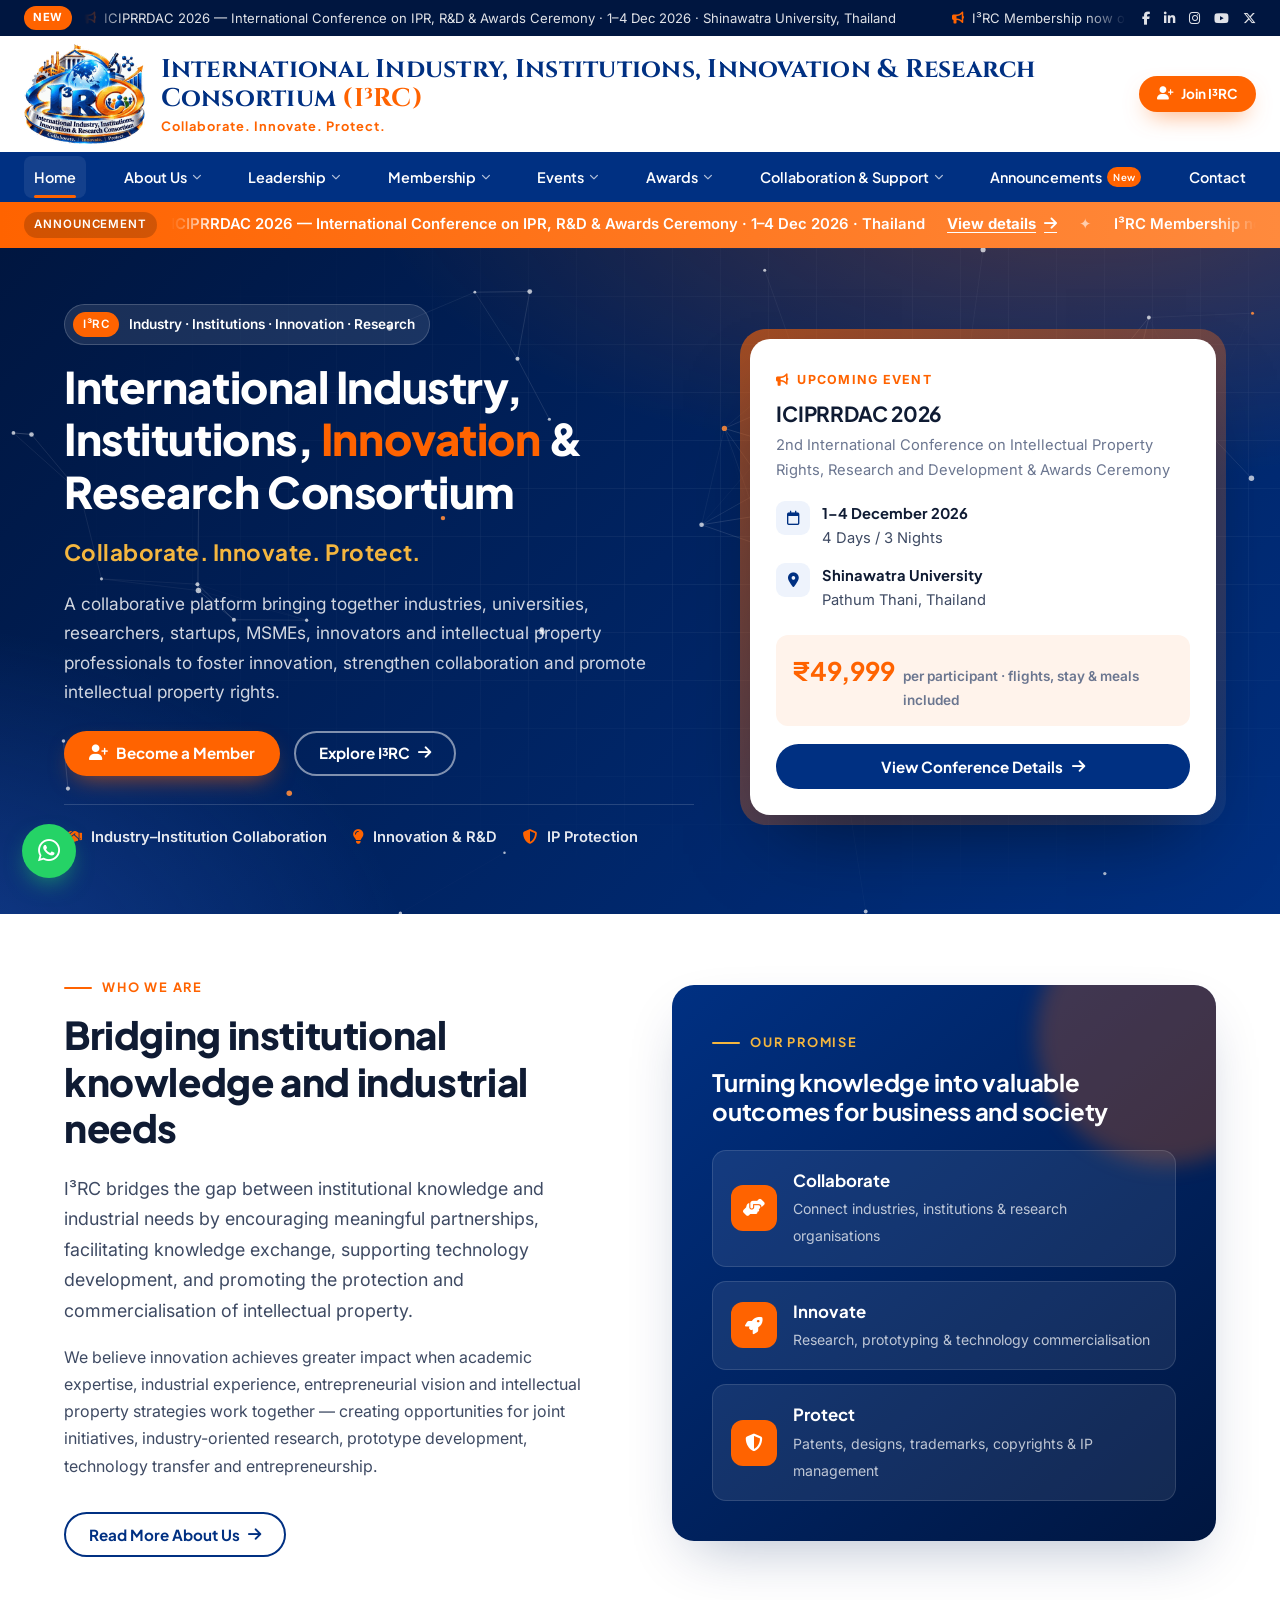
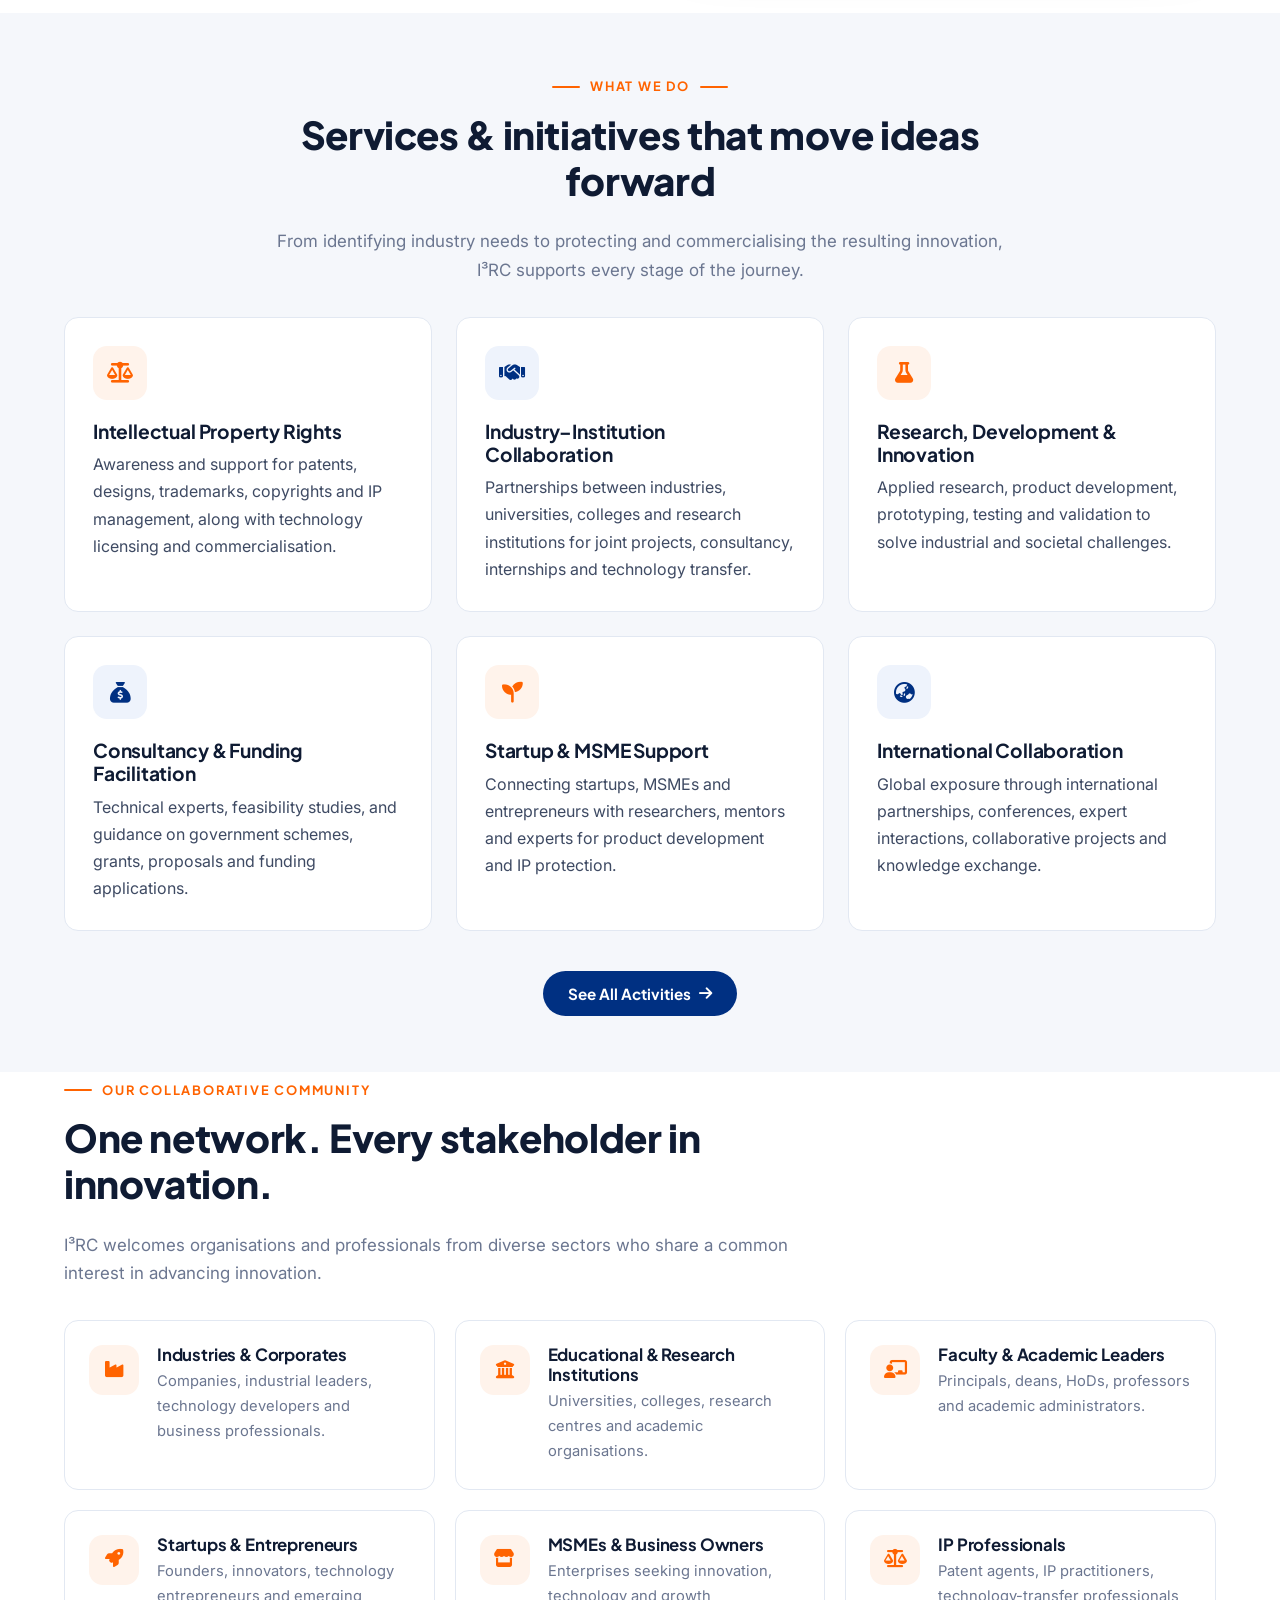
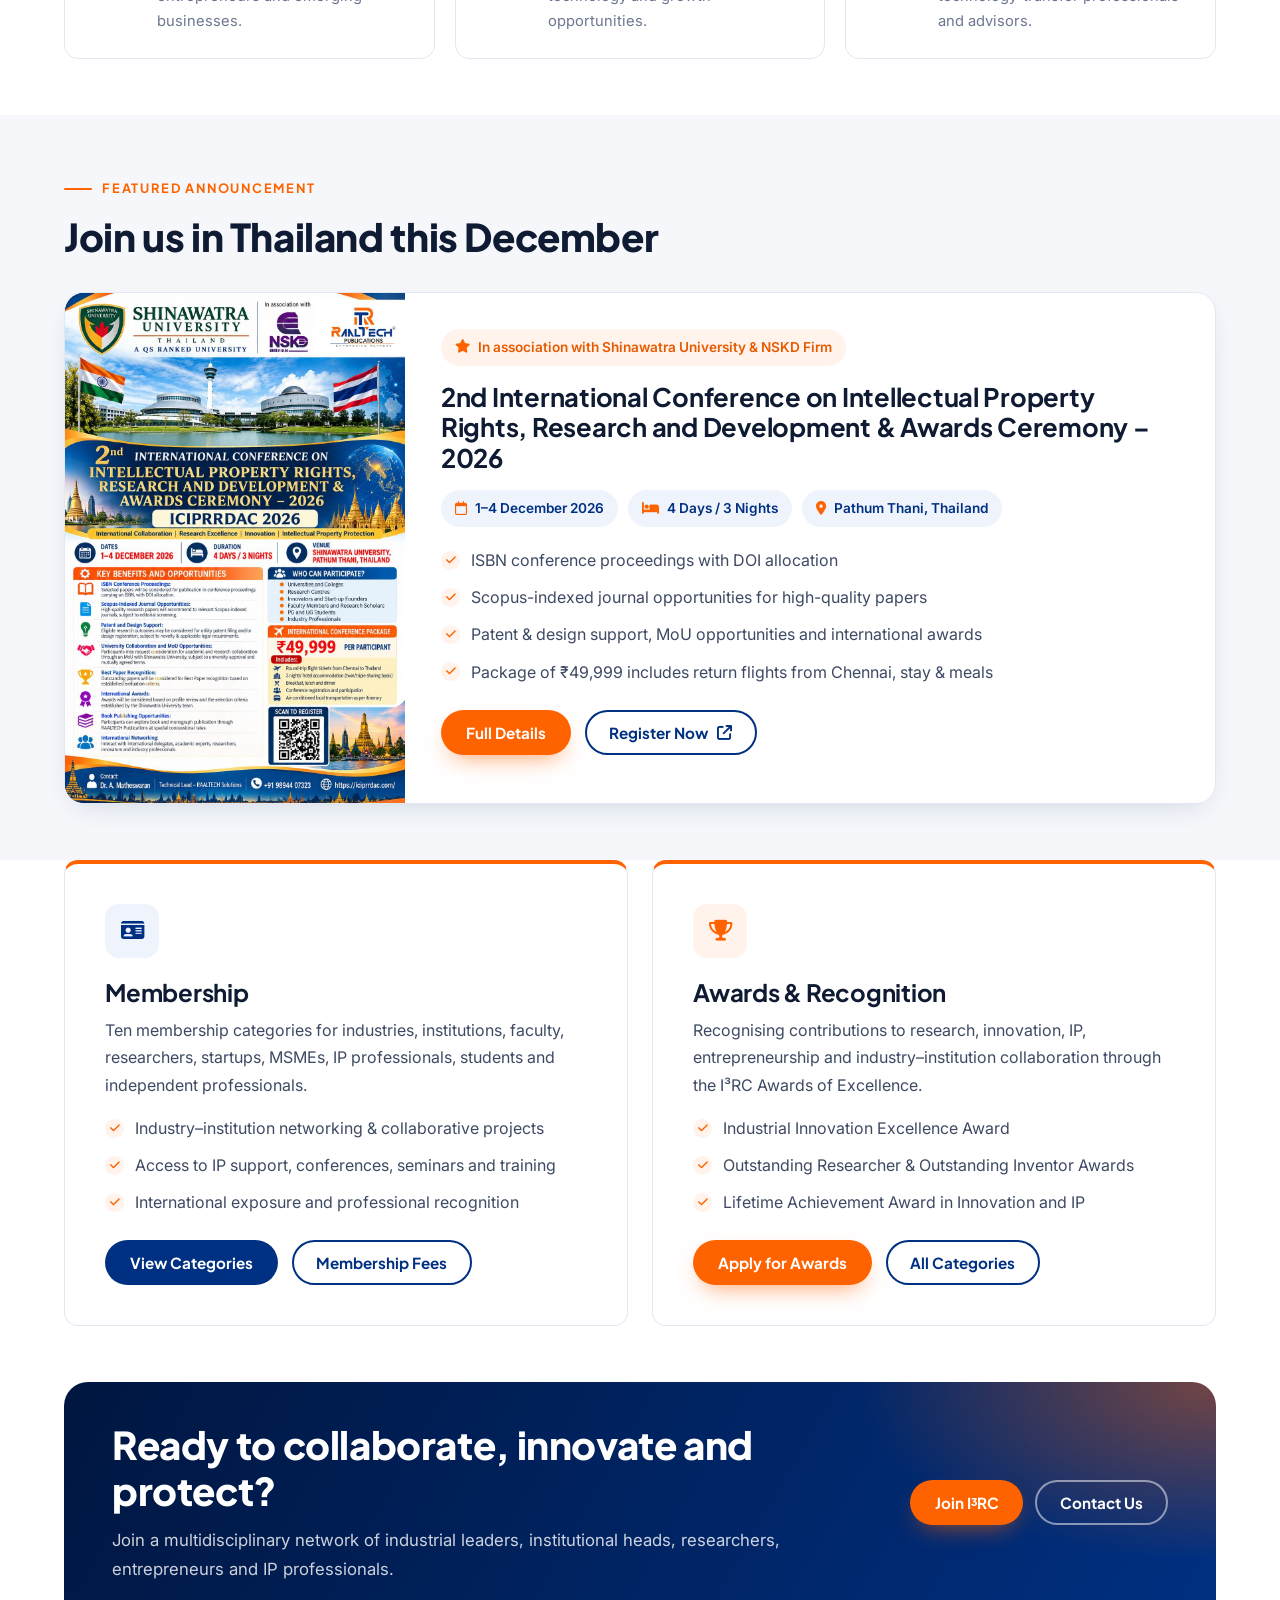
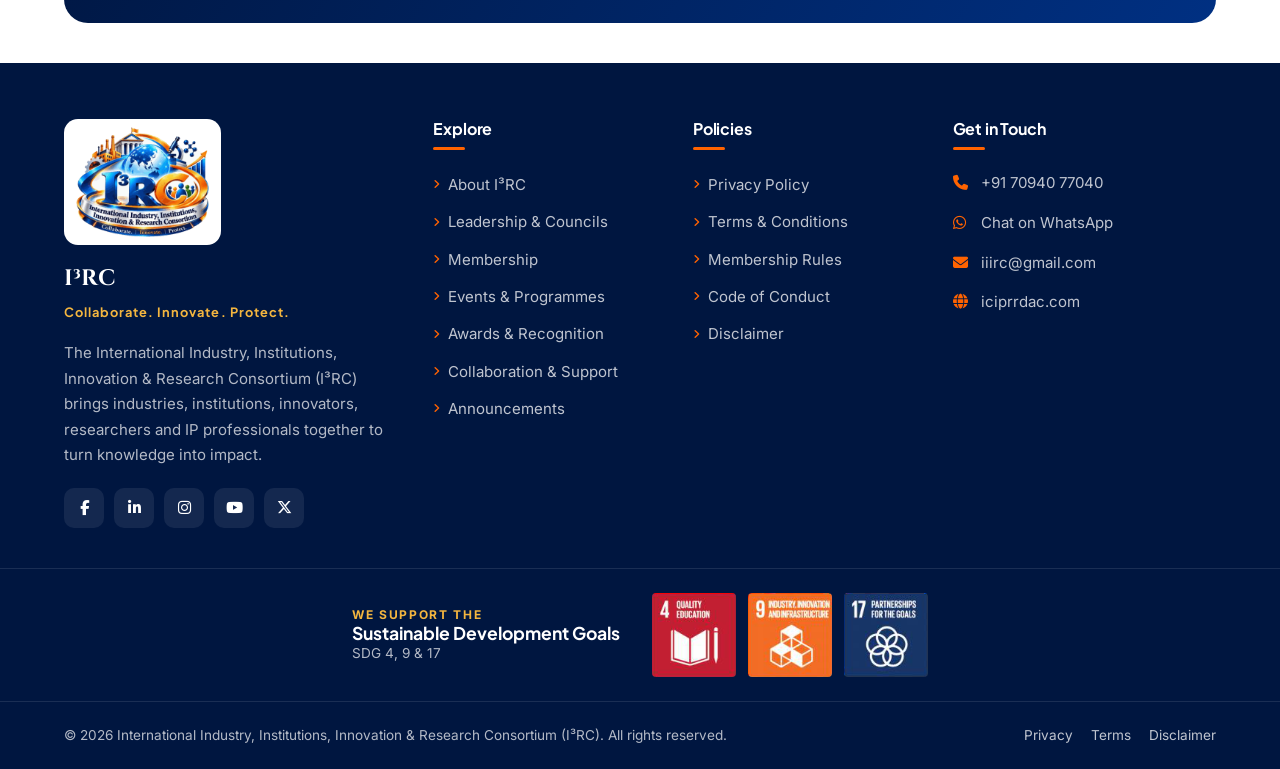
<file: index.html>
<!doctype html>
<html lang="en">
<head>
  <meta charset="utf-8">
  <meta name="viewport" content="width=device-width, initial-scale=1">
  <title>I³RC | International Industry, Institutions, Innovation &amp; Research Consortium</title>
  <meta name="description" content="The International Industry, Institutions, Innovation & Research Consortium (I³RC) connect industries, institutions, innovators and IP professionals.">
  <meta name="theme-color" content="#003082">
  <link rel="icon" type="image/png" href="assets/img/favicon.png">
  <link rel="preconnect" href="https://fonts.googleapis.com">
  <link rel="preconnect" href="https://fonts.gstatic.com" crossorigin>
  <link href="https://fonts.googleapis.com/css2?family=Cinzel:wght@600;700&family=Inter:wght@400;500;600;700&family=Plus+Jakarta+Sans:wght@600;700;800&display=swap" rel="stylesheet">
  <link rel="stylesheet" href="https://cdnjs.cloudflare.com/ajax/libs/font-awesome/6.5.1/css/all.min.css">
  <link rel="stylesheet" href="assets/css/style.css">
  <script src="assets/js/main.js" defer></script>
</head>
<body data-page="home">
  <div id="site-header"></div>

  <main id="main">
    <!-- Hero -->
    <section class="hero">
      <div class="container">
        <div>
          <div class="hero-eyebrow"><span class="dot">I³RC</span> Industry · Institutions · Innovation · Research</div>
          <h1>International Industry, Institutions, <span class="accent">Innovation</span> &amp; Research Consortium</h1>
          <div class="hero-tagline">Collaborate. Innovate. Protect.</div>
          <p class="hero-lead">A collaborative platform bringing together industries, universities, researchers, startups, MSMEs, innovators and intellectual property professionals to foster innovation, strengthen collaboration and promote intellectual property rights.</p>
          <div class="hero-actions">
            <a class="btn btn-primary" href="membership.html#apply"><i class="fa-solid fa-user-plus"></i> Become a Member</a>
            <a class="btn btn-ghost-light" href="about.html">Explore I³RC <i class="fa-solid fa-arrow-right"></i></a>
          </div>
          <div class="hero-pillars">
            <span><i class="fa-solid fa-handshake"></i> Industry–Institution Collaboration</span>
            <span><i class="fa-solid fa-lightbulb"></i> Innovation &amp; R&amp;D</span>
            <span><i class="fa-solid fa-shield-halved"></i> IP Protection</span>
          </div>
        </div>

        <aside class="hero-card reveal" aria-label="Upcoming conference">
          <div class="tag"><i class="fa-solid fa-bullhorn"></i> Upcoming Event</div>
          <h3>ICIPRRDAC 2026</h3>
          <p class="sub">2nd International Conference on Intellectual Property Rights, Research and Development &amp; Awards Ceremony</p>
          <ul class="meta">
            <li><i class="fa-regular fa-calendar"></i><span><strong>1–4 December 2026</strong>4 Days / 3 Nights</span></li>
            <li><i class="fa-solid fa-location-dot"></i><span><strong>Shinawatra University</strong>Pathum Thani, Thailand</span></li>
          </ul>
          <div class="price"><b>₹49,999</b><span>per participant · flights, stay &amp; meals included</span></div>
          <a class="btn btn-navy btn-block" href="announcements.html">View Conference Details <i class="fa-solid fa-arrow-right"></i></a>
        </aside>
      </div>
    </section>

    <!-- About -->
    <section class="section">
      <div class="container split">
        <div class="reveal">
          <span class="eyebrow">Who We Are</span>
          <h2>Bridging institutional knowledge and industrial needs</h2>
          <p class="lead">I³RC bridges the gap between institutional knowledge and industrial needs by encouraging meaningful partnerships, facilitating knowledge exchange, supporting technology development, and promoting the protection and commercialisation of intellectual property.</p>
          <p>We believe innovation achieves greater impact when academic expertise, industrial experience, entrepreneurial vision and intellectual property strategies work together — creating opportunities for joint initiatives, industry-oriented research, prototype development, technology transfer and entrepreneurship.</p>
          <a class="btn btn-outline mt-2" href="about.html">Read More About Us <i class="fa-solid fa-arrow-right"></i></a>
        </div>
        <div class="about-visual reveal">
          <div class="about-panel">
            <span class="eyebrow" style="color:var(--gold)">Our Promise</span>
            <h3>Turning knowledge into valuable outcomes for business and society</h3>
            <div class="triad">
              <div class="triad-item"><i class="fa-solid fa-handshake-angle"></i><div><strong>Collaborate</strong><span>Connect industries, institutions &amp; research organisations</span></div></div>
              <div class="triad-item"><i class="fa-solid fa-rocket"></i><div><strong>Innovate</strong><span>Research, prototyping &amp; technology commercialisation</span></div></div>
              <div class="triad-item"><i class="fa-solid fa-shield-halved"></i><div><strong>Protect</strong><span>Patents, designs, trademarks, copyrights &amp; IP management</span></div></div>
            </div>
          </div>
        </div>
      </div>
    </section>

    <!-- What we do -->
    <section class="section section-soft">
      <div class="container">
        <div class="section-head center reveal">
          <span class="eyebrow">What We Do</span>
          <h2>Services &amp; initiatives that move ideas forward</h2>
          <p>From identifying industry needs to protecting and commercialising the resulting innovation, I³RC supports every stage of the journey.</p>
        </div>
        <div class="grid grid-3">
          <article class="card reveal">
            <div class="card-icon orange"><i class="fa-solid fa-scale-balanced"></i></div>
            <h3>Intellectual Property Rights</h3>
            <p>Awareness and support for patents, designs, trademarks, copyrights and IP management, along with technology licensing and commercialisation.</p>
          </article>
          <article class="card reveal">
            <div class="card-icon"><i class="fa-solid fa-handshake"></i></div>
            <h3>Industry–Institution Collaboration</h3>
            <p>Partnerships between industries, universities, colleges and research institutions for joint projects, consultancy, internships and technology transfer.</p>
          </article>
          <article class="card reveal">
            <div class="card-icon orange"><i class="fa-solid fa-flask"></i></div>
            <h3>Research, Development &amp; Innovation</h3>
            <p>Applied research, product development, prototyping, testing and validation to solve industrial and societal challenges.</p>
          </article>
          <article class="card reveal">
            <div class="card-icon"><i class="fa-solid fa-sack-dollar"></i></div>
            <h3>Consultancy &amp; Funding Facilitation</h3>
            <p>Technical experts, feasibility studies, and guidance on government schemes, grants, proposals and funding applications.</p>
          </article>
          <article class="card reveal">
            <div class="card-icon orange"><i class="fa-solid fa-seedling"></i></div>
            <h3>Startup &amp; MSME Support</h3>
            <p>Connecting startups, MSMEs and entrepreneurs with researchers, mentors and experts for product development and IP protection.</p>
          </article>
          <article class="card reveal">
            <div class="card-icon"><i class="fa-solid fa-earth-asia"></i></div>
            <h3>International Collaboration</h3>
            <p>Global exposure through international partnerships, conferences, expert interactions, collaborative projects and knowledge exchange.</p>
          </article>
        </div>
        <div class="text-center mt-4 reveal">
          <a class="btn btn-navy" href="collaboration.html#activities">See All Activities <i class="fa-solid fa-arrow-right"></i></a>
        </div>
      </div>
    </section>

    <!-- Community -->
    <section class="section">
      <div class="container">
        <div class="section-head reveal">
          <span class="eyebrow">Our Collaborative Community</span>
          <h2>One network. Every stakeholder in innovation.</h2>
          <p>I³RC welcomes organisations and professionals from diverse sectors who share a common interest in advancing innovation.</p>
        </div>
        <div class="community-grid">
          <div class="community-item reveal"><i class="fa-solid fa-industry"></i><div><h4>Industries &amp; Corporates</h4><p>Companies, industrial leaders, technology developers and business professionals.</p></div></div>
          <div class="community-item reveal"><i class="fa-solid fa-building-columns"></i><div><h4>Educational &amp; Research Institutions</h4><p>Universities, colleges, research centres and academic organisations.</p></div></div>
          <div class="community-item reveal"><i class="fa-solid fa-chalkboard-user"></i><div><h4>Faculty &amp; Academic Leaders</h4><p>Principals, deans, HoDs, professors and academic administrators.</p></div></div>
          <div class="community-item reveal"><i class="fa-solid fa-rocket"></i><div><h4>Startups &amp; Entrepreneurs</h4><p>Founders, innovators, technology entrepreneurs and emerging businesses.</p></div></div>
          <div class="community-item reveal"><i class="fa-solid fa-store"></i><div><h4>MSMEs &amp; Business Owners</h4><p>Enterprises seeking innovation, technology and growth opportunities.</p></div></div>
          <div class="community-item reveal"><i class="fa-solid fa-scale-balanced"></i><div><h4>IP Professionals</h4><p>Patent agents, IP practitioners, technology-transfer professionals and advisors.</p></div></div>
        </div>
      </div>
    </section>

    <!-- Featured event -->
    <section class="section section-soft">
      <div class="container">
        <div class="section-head reveal">
          <span class="eyebrow">Featured Announcement</span>
          <h2>Join us in Thailand this December</h2>
        </div>
        <article class="event-card reveal">
          <div class="poster"><img src="assets/img/iciprrdac-2026-poster.jpg" alt="ICIPRRDAC 2026 conference poster" loading="lazy" width="1024" height="1536"></div>
          <div class="body">
            <span class="chip orange"><i class="fa-solid fa-star"></i> In association with Shinawatra University &amp; NSKD Firm</span>
            <h3 class="mt-2" style="font-size:1.6rem">2nd International Conference on Intellectual Property Rights, Research and Development &amp; Awards Ceremony – 2026</h3>
            <div class="meta-row">
              <span class="chip"><i class="fa-regular fa-calendar"></i> 1–4 December 2026</span>
              <span class="chip"><i class="fa-solid fa-bed"></i> 4 Days / 3 Nights</span>
              <span class="chip"><i class="fa-solid fa-location-dot"></i> Pathum Thani, Thailand</span>
            </div>
            <ul class="check-list mb-3">
              <li>ISBN conference proceedings with DOI allocation</li>
              <li>Scopus-indexed journal opportunities for high-quality papers</li>
              <li>Patent &amp; design support, MoU opportunities and international awards</li>
              <li>Package of ₹49,999 includes return flights from Chennai, stay &amp; meals</li>
            </ul>
            <div class="hero-actions">
              <a class="btn btn-primary" href="announcements.html">Full Details</a>
              <a class="btn btn-outline" href="https://iciprrdac.com/" target="_blank" rel="noopener">Register Now <i class="fa-solid fa-arrow-up-right-from-square"></i></a>
            </div>
          </div>
        </article>
      </div>
    </section>

    <!-- Membership & awards -->
    <section class="section">
      <div class="container">
        <div class="grid grid-2">
          <article class="card card-accent reveal" style="padding:40px">
            <div class="card-icon"><i class="fa-solid fa-id-card"></i></div>
            <h3 style="font-size:1.5rem">Membership</h3>
            <p>Ten membership categories for industries, institutions, faculty, researchers, startups, MSMEs, IP professionals, students and independent professionals.</p>
            <ul class="check-list">
              <li>Industry–institution networking &amp; collaborative projects</li>
              <li>Access to IP support, conferences, seminars and training</li>
              <li>International exposure and professional recognition</li>
            </ul>
            <div class="hero-actions mt-3">
              <a class="btn btn-navy" href="membership.html#categories">View Categories</a>
              <a class="btn btn-outline" href="membership.html#fees">Membership Fees</a>
            </div>
          </article>
          <article class="card card-accent reveal" style="padding:40px">
            <div class="card-icon orange"><i class="fa-solid fa-trophy"></i></div>
            <h3 style="font-size:1.5rem">Awards &amp; Recognition</h3>
            <p>Recognising contributions to research, innovation, IP, entrepreneurship and industry–institution collaboration through the I³RC Awards of Excellence.</p>
            <ul class="check-list">
              <li>Industrial Innovation Excellence Award</li>
              <li>Outstanding Researcher &amp; Outstanding Inventor Awards</li>
              <li>Lifetime Achievement Award in Innovation and IP</li>
            </ul>
            <div class="hero-actions mt-3">
              <a class="btn btn-primary" href="awards.html#apply">Apply for Awards</a>
              <a class="btn btn-outline" href="awards.html#categories">All Categories</a>
            </div>
          </article>
        </div>
      </div>
    </section>

    <!-- CTA -->
    <section class="section-sm" style="padding-top:0">
      <div class="container">
        <div class="cta-band reveal">
          <div>
            <h2>Ready to collaborate, innovate and protect?</h2>
            <p>Join a multidisciplinary network of industrial leaders, institutional heads, researchers, entrepreneurs and IP professionals.</p>
          </div>
          <div class="actions">
            <a class="btn btn-primary" href="membership.html#apply">Join I³RC</a>
            <a class="btn btn-ghost-light" href="contact.html">Contact Us</a>
          </div>
        </div>
      </div>
    </section>
  </main>

  <div id="site-footer"></div>
</body>
</html>
</file>
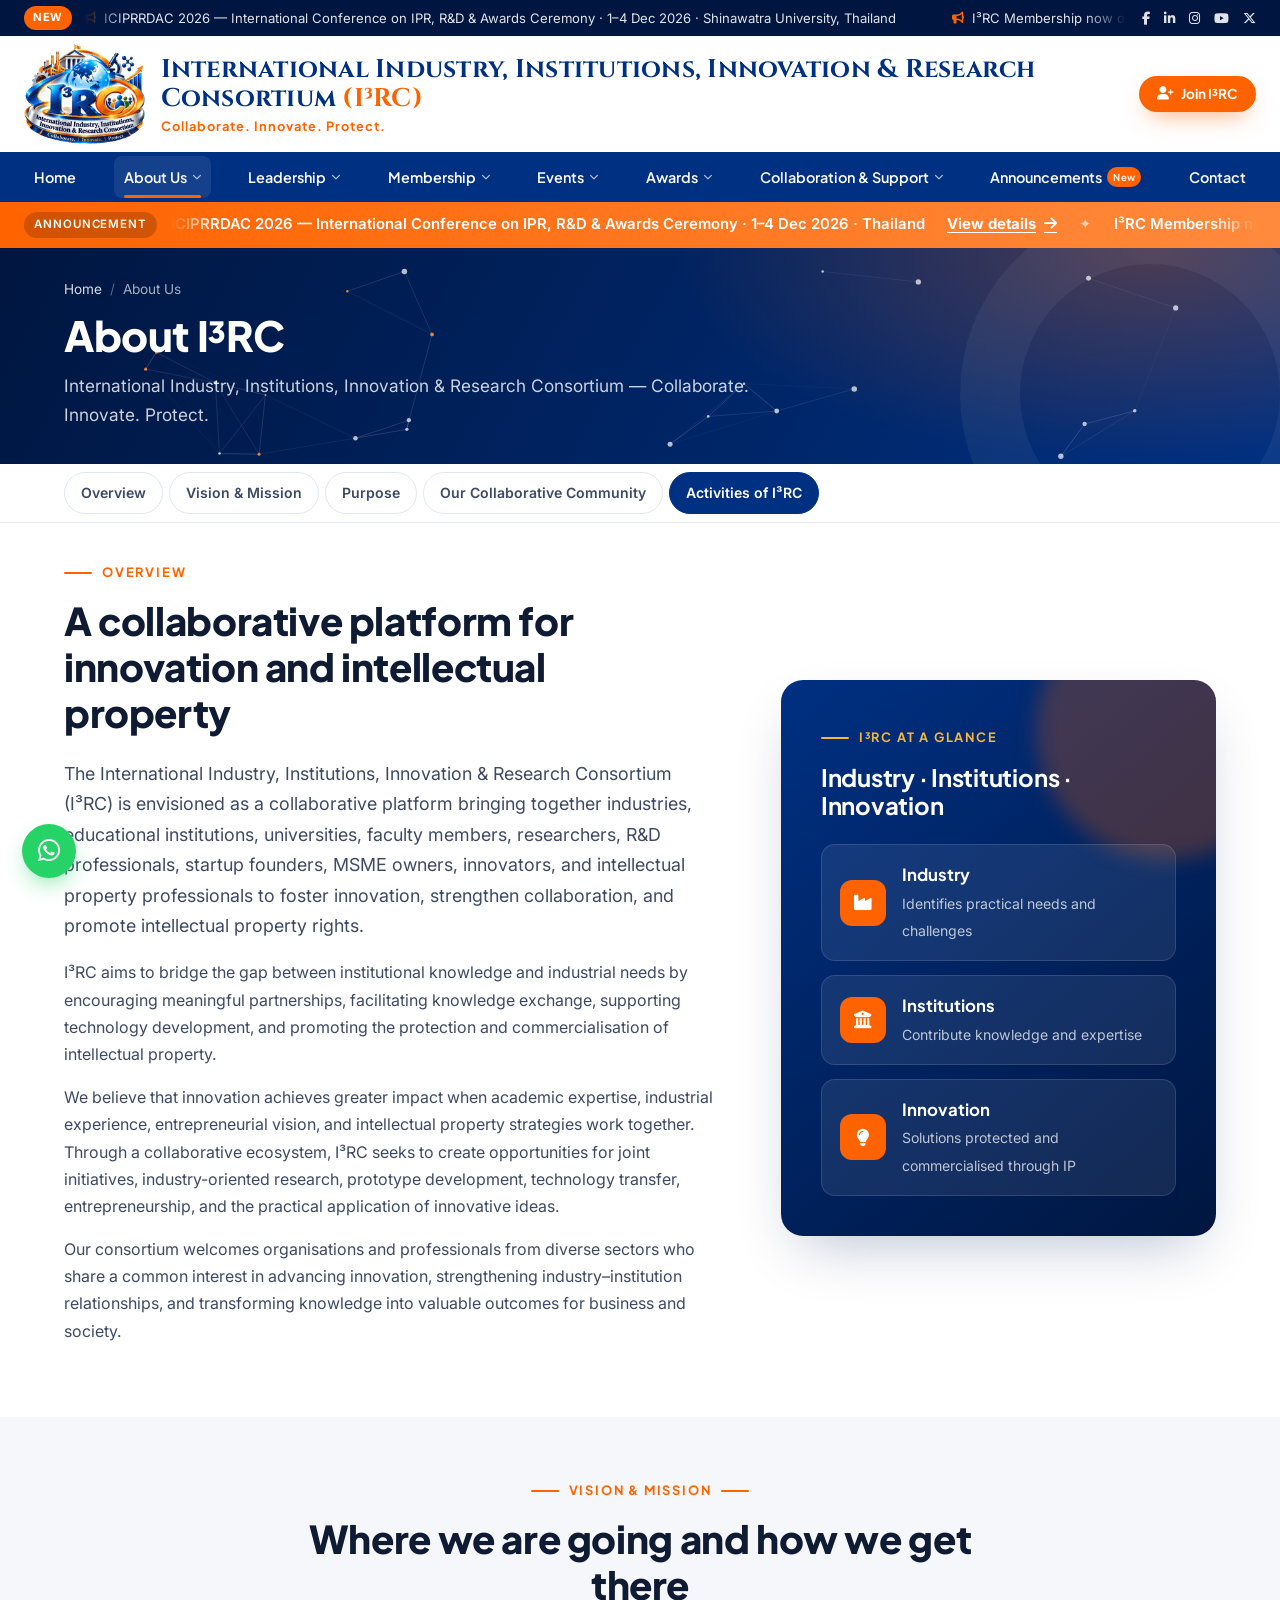
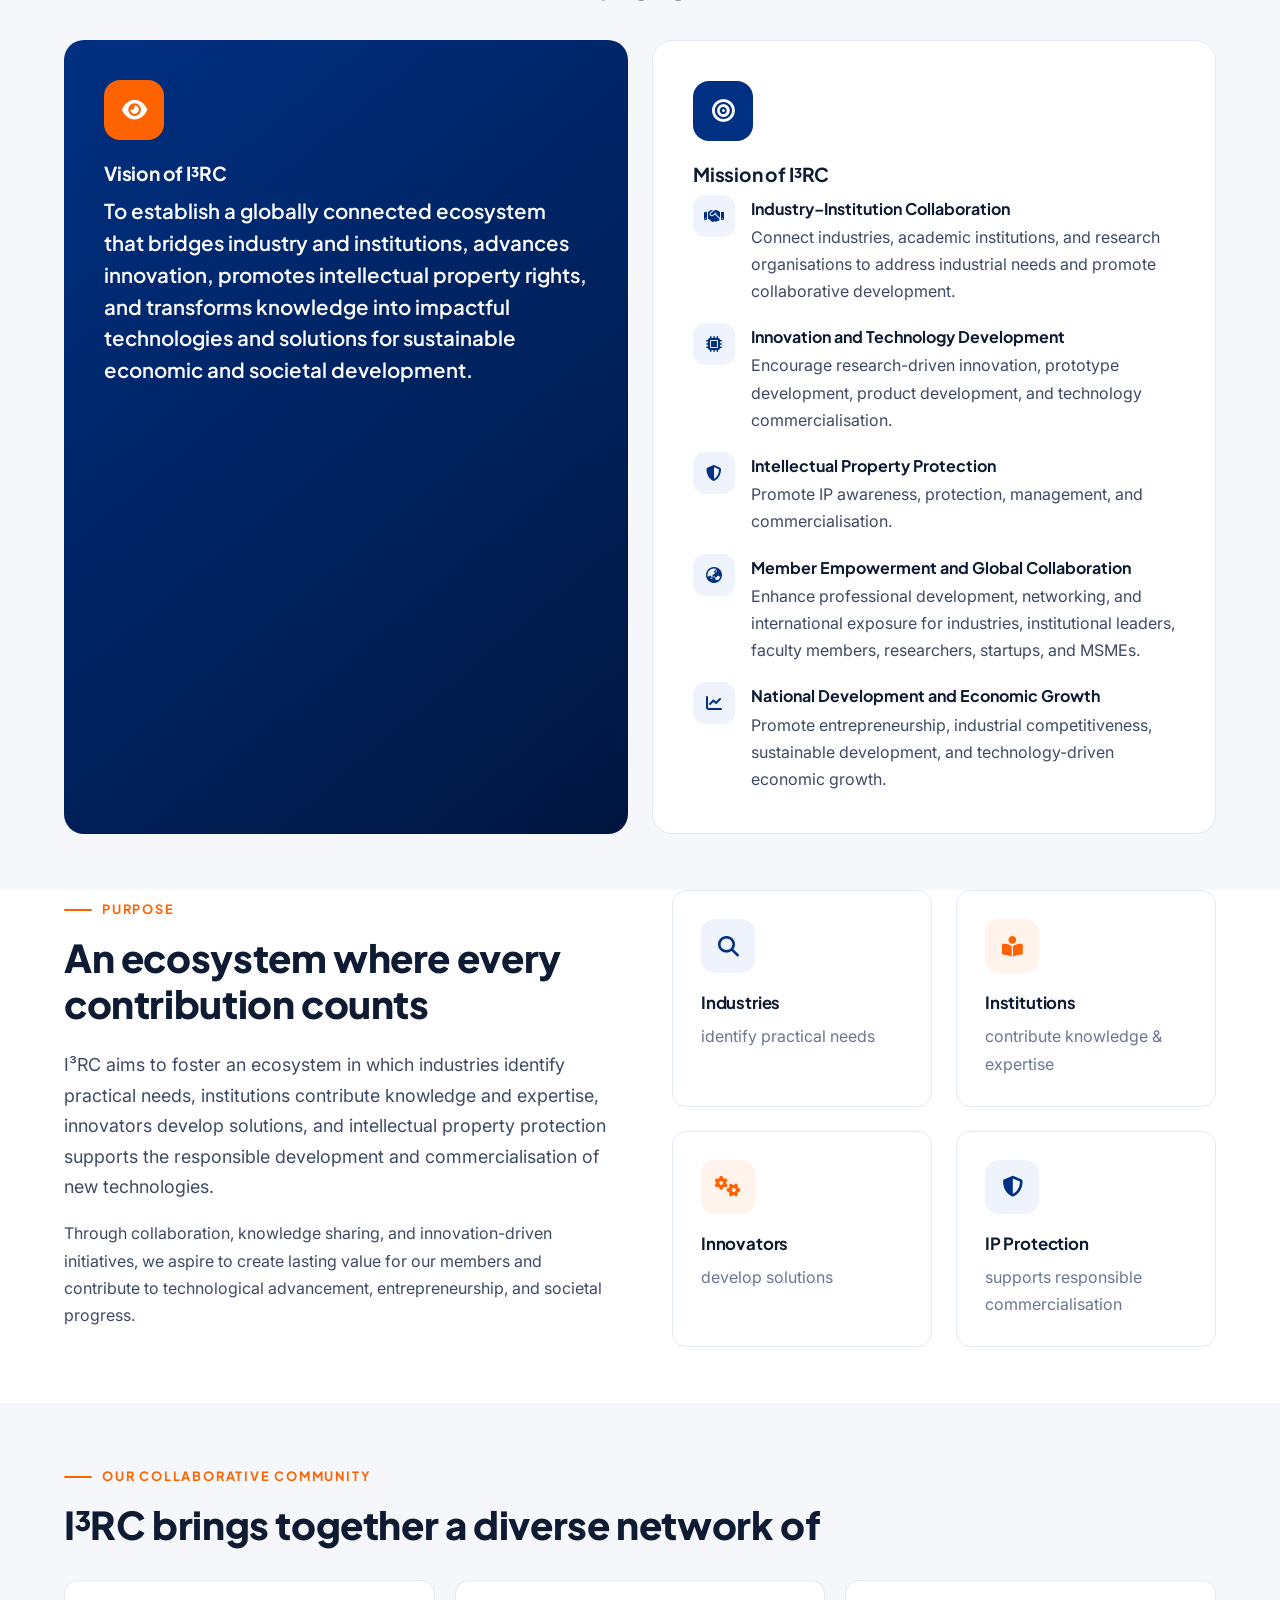
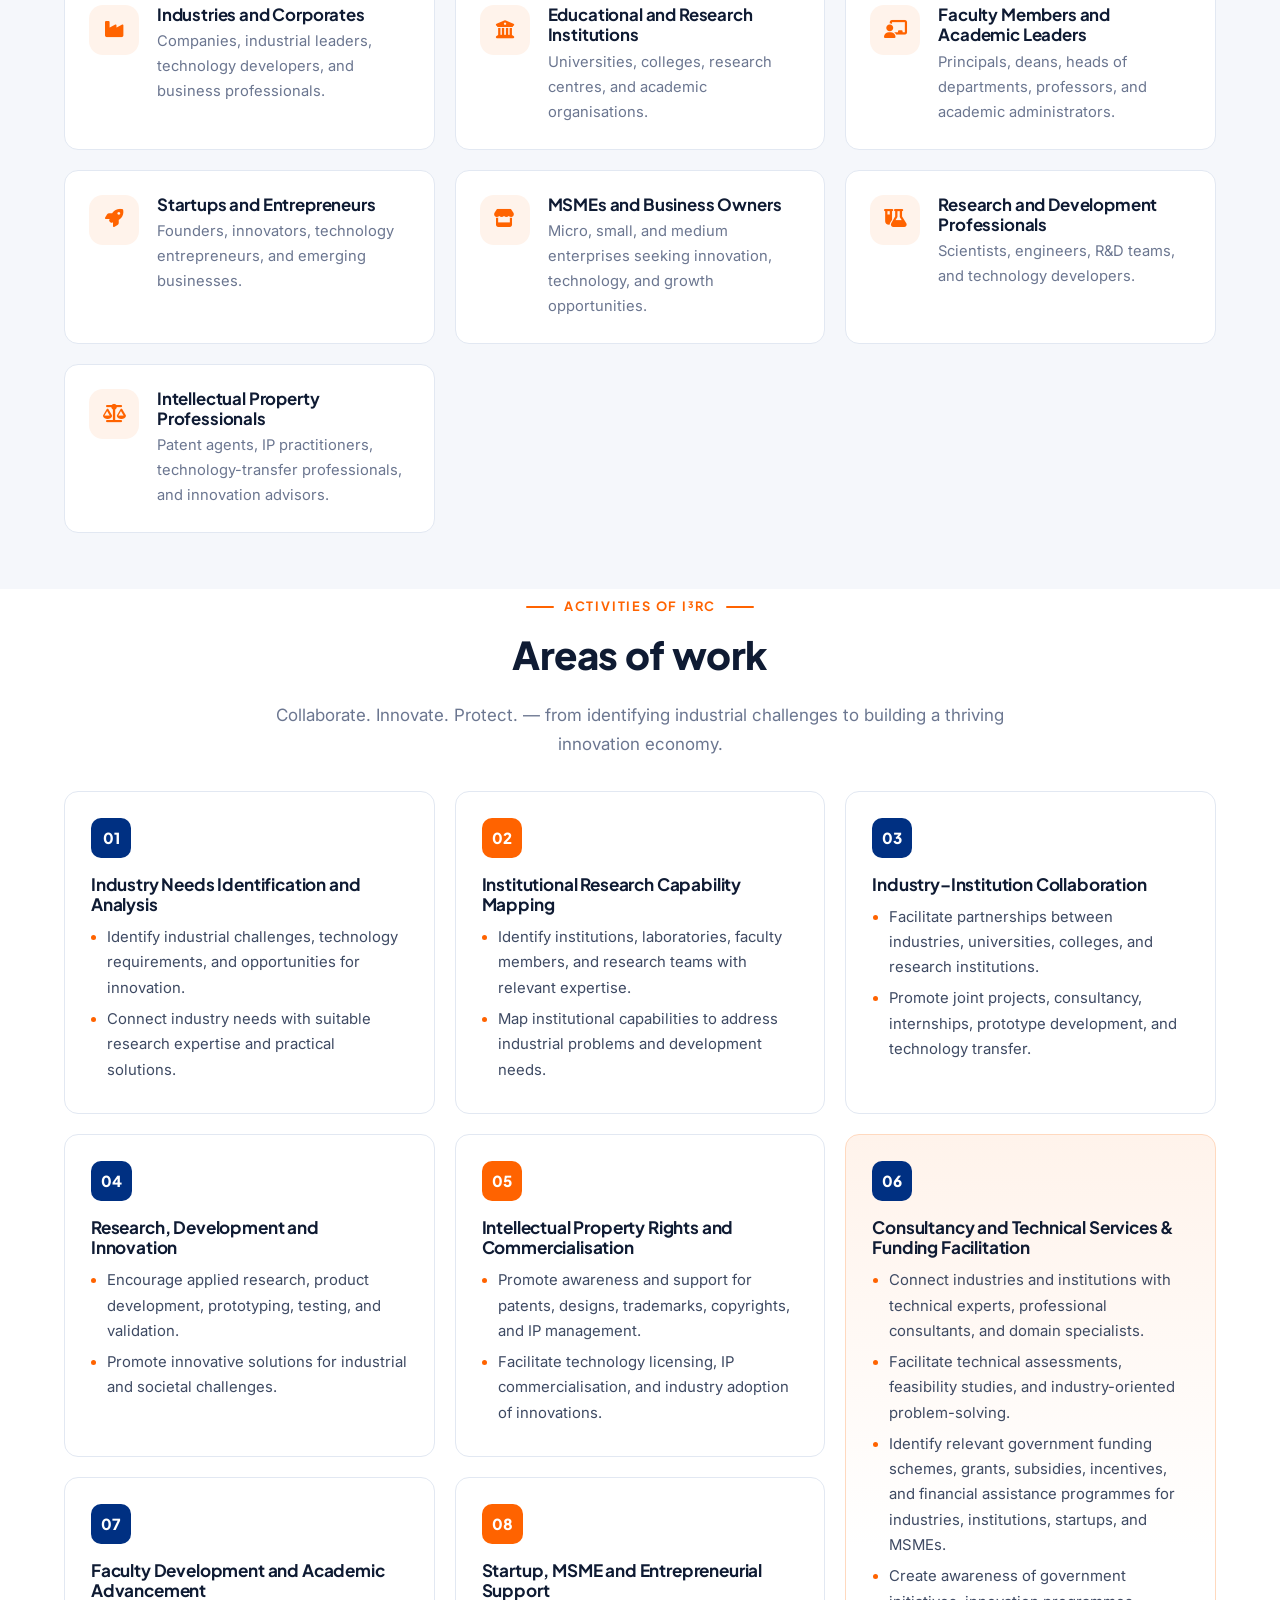
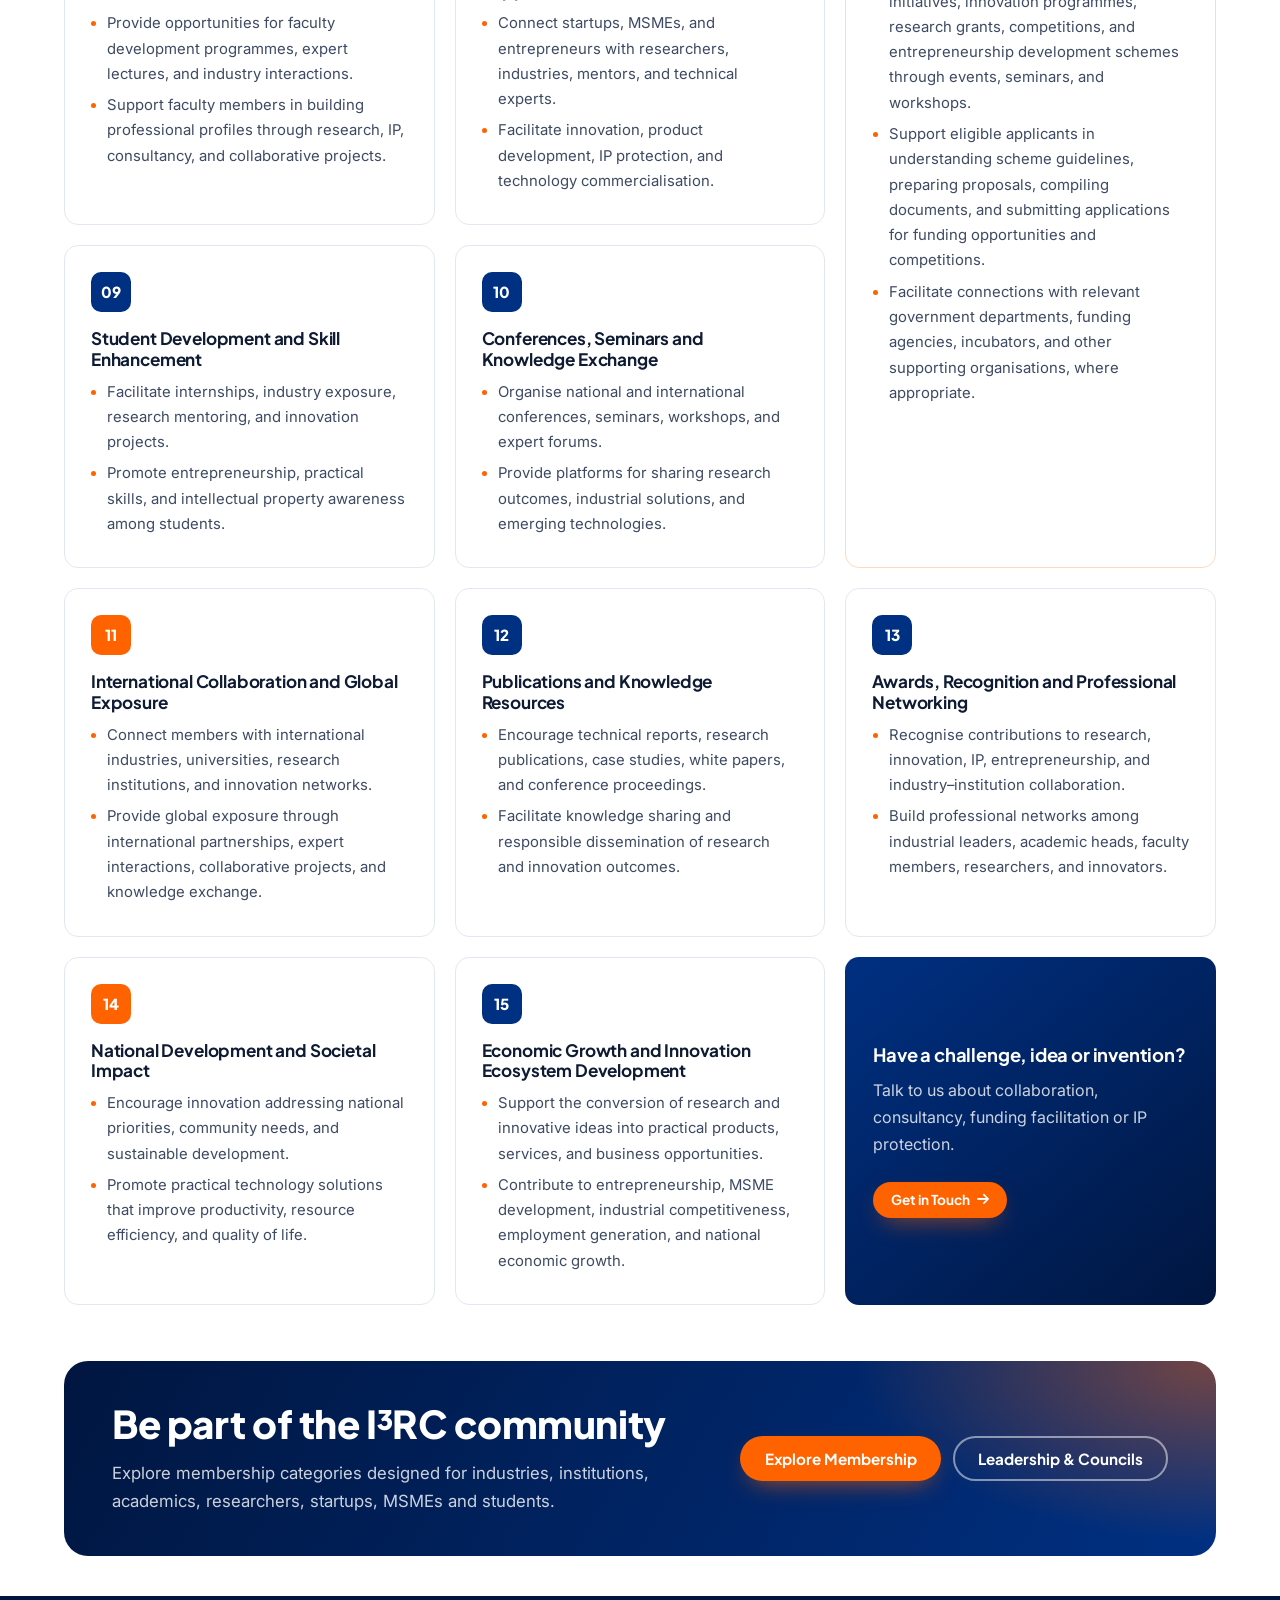
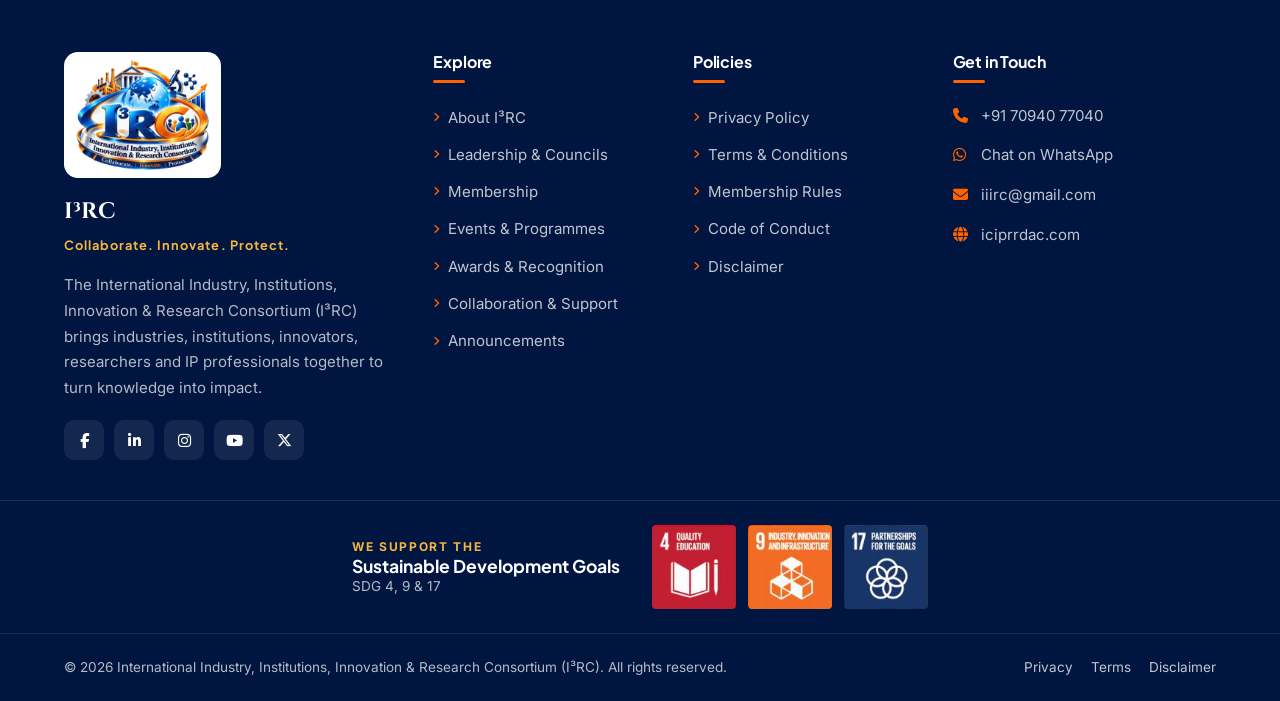
<file: about.html>
<!doctype html>
<html lang="en">
<head>
  <meta charset="utf-8">
  <meta name="viewport" content="width=device-width, initial-scale=1">
  <title>About Us | I³RC</title>
  <meta name="description" content="About the International Industry, Institutions, Innovation & Research Consortium (I³RC): overview, vision, mission, purpose, community and activities.">
  <meta name="theme-color" content="#003082">
  <link rel="icon" type="image/png" href="assets/img/favicon.png">
  <link rel="preconnect" href="https://fonts.googleapis.com">
  <link rel="preconnect" href="https://fonts.gstatic.com" crossorigin>
  <link href="https://fonts.googleapis.com/css2?family=Cinzel:wght@600;700&family=Inter:wght@400;500;600;700&family=Plus+Jakarta+Sans:wght@600;700;800&display=swap" rel="stylesheet">
  <link rel="stylesheet" href="https://cdnjs.cloudflare.com/ajax/libs/font-awesome/6.5.1/css/all.min.css">
  <link rel="stylesheet" href="assets/css/style.css">
  <script src="assets/js/main.js" defer></script>
</head>
<body data-page="about">
  <div id="site-header"></div>

  <main id="main">
    <section class="page-hero">
      <div class="container">
        <ol class="breadcrumb"><li><a href="index.html">Home</a></li><li>About Us</li></ol>
        <h1>About I³RC</h1>
        <p>International Industry, Institutions, Innovation &amp; Research Consortium — Collaborate. Innovate. Protect.</p>
      </div>
    </section>

    <nav class="subnav" aria-label="On this page">
      <div class="container">
        <ul>
          <li><a href="#overview">Overview</a></li>
          <li><a href="#vision-mission">Vision &amp; Mission</a></li>
          <li><a href="#purpose">Purpose</a></li>
          <li><a href="#community">Our Collaborative Community</a></li>
          <li><a href="#activities">Activities of I³RC</a></li>
        </ul>
      </div>
    </nav>

    <!-- Overview -->
    <section class="section anchor-block" id="overview">
      <div class="container split split-wide">
        <div class="reveal">
          <span class="eyebrow">Overview</span>
          <h2>A collaborative platform for innovation and intellectual property</h2>
          <p class="lead">The International Industry, Institutions, Innovation &amp; Research Consortium (I³RC) is envisioned as a collaborative platform bringing together industries, educational institutions, universities, faculty members, researchers, R&amp;D professionals, startup founders, MSME owners, innovators, and intellectual property professionals to foster innovation, strengthen collaboration, and promote intellectual property rights.</p>
          <p>I³RC aims to bridge the gap between institutional knowledge and industrial needs by encouraging meaningful partnerships, facilitating knowledge exchange, supporting technology development, and promoting the protection and commercialisation of intellectual property.</p>
          <p>We believe that innovation achieves greater impact when academic expertise, industrial experience, entrepreneurial vision, and intellectual property strategies work together. Through a collaborative ecosystem, I³RC seeks to create opportunities for joint initiatives, industry-oriented research, prototype development, technology transfer, entrepreneurship, and the practical application of innovative ideas.</p>
          <p>Our consortium welcomes organisations and professionals from diverse sectors who share a common interest in advancing innovation, strengthening industry–institution relationships, and transforming knowledge into valuable outcomes for business and society.</p>
        </div>
        <div class="reveal">
          <div class="about-panel">
            <span class="eyebrow" style="color:var(--gold)">I³RC at a Glance</span>
            <h3>Industry · Institutions · Innovation</h3>
            <div class="triad">
              <div class="triad-item"><i class="fa-solid fa-industry"></i><div><strong>Industry</strong><span>Identifies practical needs and challenges</span></div></div>
              <div class="triad-item"><i class="fa-solid fa-building-columns"></i><div><strong>Institutions</strong><span>Contribute knowledge and expertise</span></div></div>
              <div class="triad-item"><i class="fa-solid fa-lightbulb"></i><div><strong>Innovation</strong><span>Solutions protected and commercialised through IP</span></div></div>
            </div>
          </div>
        </div>
      </div>
    </section>

    <!-- Vision & Mission -->
    <section class="section section-soft anchor-block" id="vision-mission">
      <div class="container">
        <div class="section-head center reveal">
          <span class="eyebrow">Vision &amp; Mission</span>
          <h2>Where we are going and how we get there</h2>
        </div>
        <div class="grid grid-2" style="align-items:stretch">
          <div class="vm-card vision reveal">
            <div class="vm-icon"><i class="fa-solid fa-eye"></i></div>
            <h3>Vision of I³RC</h3>
            <p class="quote">To establish a globally connected ecosystem that bridges industry and institutions, advances innovation, promotes intellectual property rights, and transforms knowledge into impactful technologies and solutions for sustainable economic and societal development.</p>
          </div>
          <div class="vm-card card reveal">
            <div class="vm-icon" style="background:var(--navy)"><i class="fa-solid fa-bullseye"></i></div>
            <h3>Mission of I³RC</h3>
            <ul class="mission-list">
              <li><span class="mi"><i class="fa-solid fa-handshake"></i></span><div><strong>Industry–Institution Collaboration</strong>Connect industries, academic institutions, and research organisations to address industrial needs and promote collaborative development.</div></li>
              <li><span class="mi"><i class="fa-solid fa-microchip"></i></span><div><strong>Innovation and Technology Development</strong>Encourage research-driven innovation, prototype development, product development, and technology commercialisation.</div></li>
              <li><span class="mi"><i class="fa-solid fa-shield-halved"></i></span><div><strong>Intellectual Property Protection</strong>Promote IP awareness, protection, management, and commercialisation.</div></li>
              <li><span class="mi"><i class="fa-solid fa-earth-asia"></i></span><div><strong>Member Empowerment and Global Collaboration</strong>Enhance professional development, networking, and international exposure for industries, institutional leaders, faculty members, researchers, startups, and MSMEs.</div></li>
              <li><span class="mi"><i class="fa-solid fa-chart-line"></i></span><div><strong>National Development and Economic Growth</strong>Promote entrepreneurship, industrial competitiveness, sustainable development, and technology-driven economic growth.</div></li>
            </ul>
          </div>
        </div>
      </div>
    </section>

    <!-- Purpose -->
    <section class="section anchor-block" id="purpose">
      <div class="container split">
        <div class="reveal">
          <span class="eyebrow">Purpose</span>
          <h2>An ecosystem where every contribution counts</h2>
          <p class="lead">I³RC aims to foster an ecosystem in which industries identify practical needs, institutions contribute knowledge and expertise, innovators develop solutions, and intellectual property protection supports the responsible development and commercialisation of new technologies.</p>
          <p>Through collaboration, knowledge sharing, and innovation-driven initiatives, we aspire to create lasting value for our members and contribute to technological advancement, entrepreneurship, and societal progress.</p>
        </div>
        <div class="grid grid-2 reveal">
          <div class="card"><div class="card-icon"><i class="fa-solid fa-magnifying-glass"></i></div><h4>Industries</h4><p class="muted mb-0">identify practical needs</p></div>
          <div class="card"><div class="card-icon orange"><i class="fa-solid fa-book-open-reader"></i></div><h4>Institutions</h4><p class="muted mb-0">contribute knowledge &amp; expertise</p></div>
          <div class="card"><div class="card-icon orange"><i class="fa-solid fa-gears"></i></div><h4>Innovators</h4><p class="muted mb-0">develop solutions</p></div>
          <div class="card"><div class="card-icon"><i class="fa-solid fa-shield-halved"></i></div><h4>IP Protection</h4><p class="muted mb-0">supports responsible commercialisation</p></div>
        </div>
      </div>
    </section>

    <!-- Community -->
    <section class="section section-soft anchor-block" id="community">
      <div class="container">
        <div class="section-head reveal">
          <span class="eyebrow">Our Collaborative Community</span>
          <h2>I³RC brings together a diverse network of</h2>
        </div>
        <div class="community-grid">
          <div class="community-item reveal"><i class="fa-solid fa-industry"></i><div><h4>Industries and Corporates</h4><p>Companies, industrial leaders, technology developers, and business professionals.</p></div></div>
          <div class="community-item reveal"><i class="fa-solid fa-building-columns"></i><div><h4>Educational and Research Institutions</h4><p>Universities, colleges, research centres, and academic organisations.</p></div></div>
          <div class="community-item reveal"><i class="fa-solid fa-chalkboard-user"></i><div><h4>Faculty Members and Academic Leaders</h4><p>Principals, deans, heads of departments, professors, and academic administrators.</p></div></div>
          <div class="community-item reveal"><i class="fa-solid fa-rocket"></i><div><h4>Startups and Entrepreneurs</h4><p>Founders, innovators, technology entrepreneurs, and emerging businesses.</p></div></div>
          <div class="community-item reveal"><i class="fa-solid fa-store"></i><div><h4>MSMEs and Business Owners</h4><p>Micro, small, and medium enterprises seeking innovation, technology, and growth opportunities.</p></div></div>
          <div class="community-item reveal"><i class="fa-solid fa-flask-vial"></i><div><h4>Research and Development Professionals</h4><p>Scientists, engineers, R&amp;D teams, and technology developers.</p></div></div>
          <div class="community-item reveal"><i class="fa-solid fa-scale-balanced"></i><div><h4>Intellectual Property Professionals</h4><p>Patent agents, IP practitioners, technology-transfer professionals, and innovation advisors.</p></div></div>
        </div>
      </div>
    </section>

    <!-- Activities -->
    <section class="section anchor-block" id="activities">
      <div class="container">
        <div class="section-head center reveal">
          <span class="eyebrow">Activities of I³RC</span>
          <h2>Areas of work</h2>
          <p>Collaborate. Innovate. Protect. — from identifying industrial challenges to building a thriving innovation economy.</p>
        </div>
        <div class="activity-grid">
          <article class="activity reveal"><span class="act-no">01</span><h3>Industry Needs Identification and Analysis</h3><ul><li>Identify industrial challenges, technology requirements, and opportunities for innovation.</li><li>Connect industry needs with suitable research expertise and practical solutions.</li></ul></article>
          <article class="activity reveal"><span class="act-no">02</span><h3>Institutional Research Capability Mapping</h3><ul><li>Identify institutions, laboratories, faculty members, and research teams with relevant expertise.</li><li>Map institutional capabilities to address industrial problems and development needs.</li></ul></article>
          <article class="activity reveal"><span class="act-no">03</span><h3>Industry–Institution Collaboration</h3><ul><li>Facilitate partnerships between industries, universities, colleges, and research institutions.</li><li>Promote joint projects, consultancy, internships, prototype development, and technology transfer.</li></ul></article>
          <article class="activity reveal"><span class="act-no">04</span><h3>Research, Development and Innovation</h3><ul><li>Encourage applied research, product development, prototyping, testing, and validation.</li><li>Promote innovative solutions for industrial and societal challenges.</li></ul></article>
          <article class="activity reveal"><span class="act-no">05</span><h3>Intellectual Property Rights and Commercialisation</h3><ul><li>Promote awareness and support for patents, designs, trademarks, copyrights, and IP management.</li><li>Facilitate technology licensing, IP commercialisation, and industry adoption of innovations.</li></ul></article>
          <article class="activity tall reveal"><span class="act-no">06</span><h3>Consultancy and Technical Services &amp; Funding Facilitation</h3><ul><li>Connect industries and institutions with technical experts, professional consultants, and domain specialists.</li><li>Facilitate technical assessments, feasibility studies, and industry-oriented problem-solving.</li><li>Identify relevant government funding schemes, grants, subsidies, incentives, and financial assistance programmes for industries, institutions, startups, and MSMEs.</li><li>Create awareness of government initiatives, innovation programmes, research grants, competitions, and entrepreneurship development schemes through events, seminars, and workshops.</li><li>Support eligible applicants in understanding scheme guidelines, preparing proposals, compiling documents, and submitting applications for funding opportunities and competitions.</li><li>Facilitate connections with relevant government departments, funding agencies, incubators, and other supporting organisations, where appropriate.</li></ul></article>
          <article class="activity reveal"><span class="act-no">07</span><h3>Faculty Development and Academic Advancement</h3><ul><li>Provide opportunities for faculty development programmes, expert lectures, and industry interactions.</li><li>Support faculty members in building professional profiles through research, IP, consultancy, and collaborative projects.</li></ul></article>
          <article class="activity reveal"><span class="act-no">08</span><h3>Startup, MSME and Entrepreneurial Support</h3><ul><li>Connect startups, MSMEs, and entrepreneurs with researchers, industries, mentors, and technical experts.</li><li>Facilitate innovation, product development, IP protection, and technology commercialisation.</li></ul></article>
          <article class="activity reveal"><span class="act-no">09</span><h3>Student Development and Skill Enhancement</h3><ul><li>Facilitate internships, industry exposure, research mentoring, and innovation projects.</li><li>Promote entrepreneurship, practical skills, and intellectual property awareness among students.</li></ul></article>
          <article class="activity reveal"><span class="act-no">10</span><h3>Conferences, Seminars and Knowledge Exchange</h3><ul><li>Organise national and international conferences, seminars, workshops, and expert forums.</li><li>Provide platforms for sharing research outcomes, industrial solutions, and emerging technologies.</li></ul></article>
          <article class="activity reveal"><span class="act-no">11</span><h3>International Collaboration and Global Exposure</h3><ul><li>Connect members with international industries, universities, research institutions, and innovation networks.</li><li>Provide global exposure through international partnerships, expert interactions, collaborative projects, and knowledge exchange.</li></ul></article>
          <article class="activity reveal"><span class="act-no">12</span><h3>Publications and Knowledge Resources</h3><ul><li>Encourage technical reports, research publications, case studies, white papers, and conference proceedings.</li><li>Facilitate knowledge sharing and responsible dissemination of research and innovation outcomes.</li></ul></article>
          <article class="activity reveal"><span class="act-no">13</span><h3>Awards, Recognition and Professional Networking</h3><ul><li>Recognise contributions to research, innovation, IP, entrepreneurship, and industry–institution collaboration.</li><li>Build professional networks among industrial leaders, academic heads, faculty members, researchers, and innovators.</li></ul></article>
          <article class="activity reveal"><span class="act-no">14</span><h3>National Development and Societal Impact</h3><ul><li>Encourage innovation addressing national priorities, community needs, and sustainable development.</li><li>Promote practical technology solutions that improve productivity, resource efficiency, and quality of life.</li></ul></article>
          <article class="activity reveal"><span class="act-no">15</span><h3>Economic Growth and Innovation Ecosystem Development</h3><ul><li>Support the conversion of research and innovative ideas into practical products, services, and business opportunities.</li><li>Contribute to entrepreneurship, MSME development, industrial competitiveness, employment generation, and national economic growth.</li></ul></article>
          <div class="activity-cta reveal"><h3>Have a challenge, idea or invention?</h3><p>Talk to us about collaboration, consultancy, funding facilitation or IP protection.</p><a class="btn btn-primary btn-sm" href="contact.html">Get in Touch <i class="fa-solid fa-arrow-right"></i></a></div>
        </div>
      </div>
    </section>

    <section class="section-sm" style="padding-top:0">
      <div class="container">
        <div class="cta-band reveal">
          <div>
            <h2>Be part of the I³RC community</h2>
            <p>Explore membership categories designed for industries, institutions, academics, researchers, startups, MSMEs and students.</p>
          </div>
          <div class="actions">
            <a class="btn btn-primary" href="membership.html">Explore Membership</a>
            <a class="btn btn-ghost-light" href="leadership.html">Leadership &amp; Councils</a>
          </div>
        </div>
      </div>
    </section>
  </main>

  <div id="site-footer"></div>
</body>
</html>
</file>
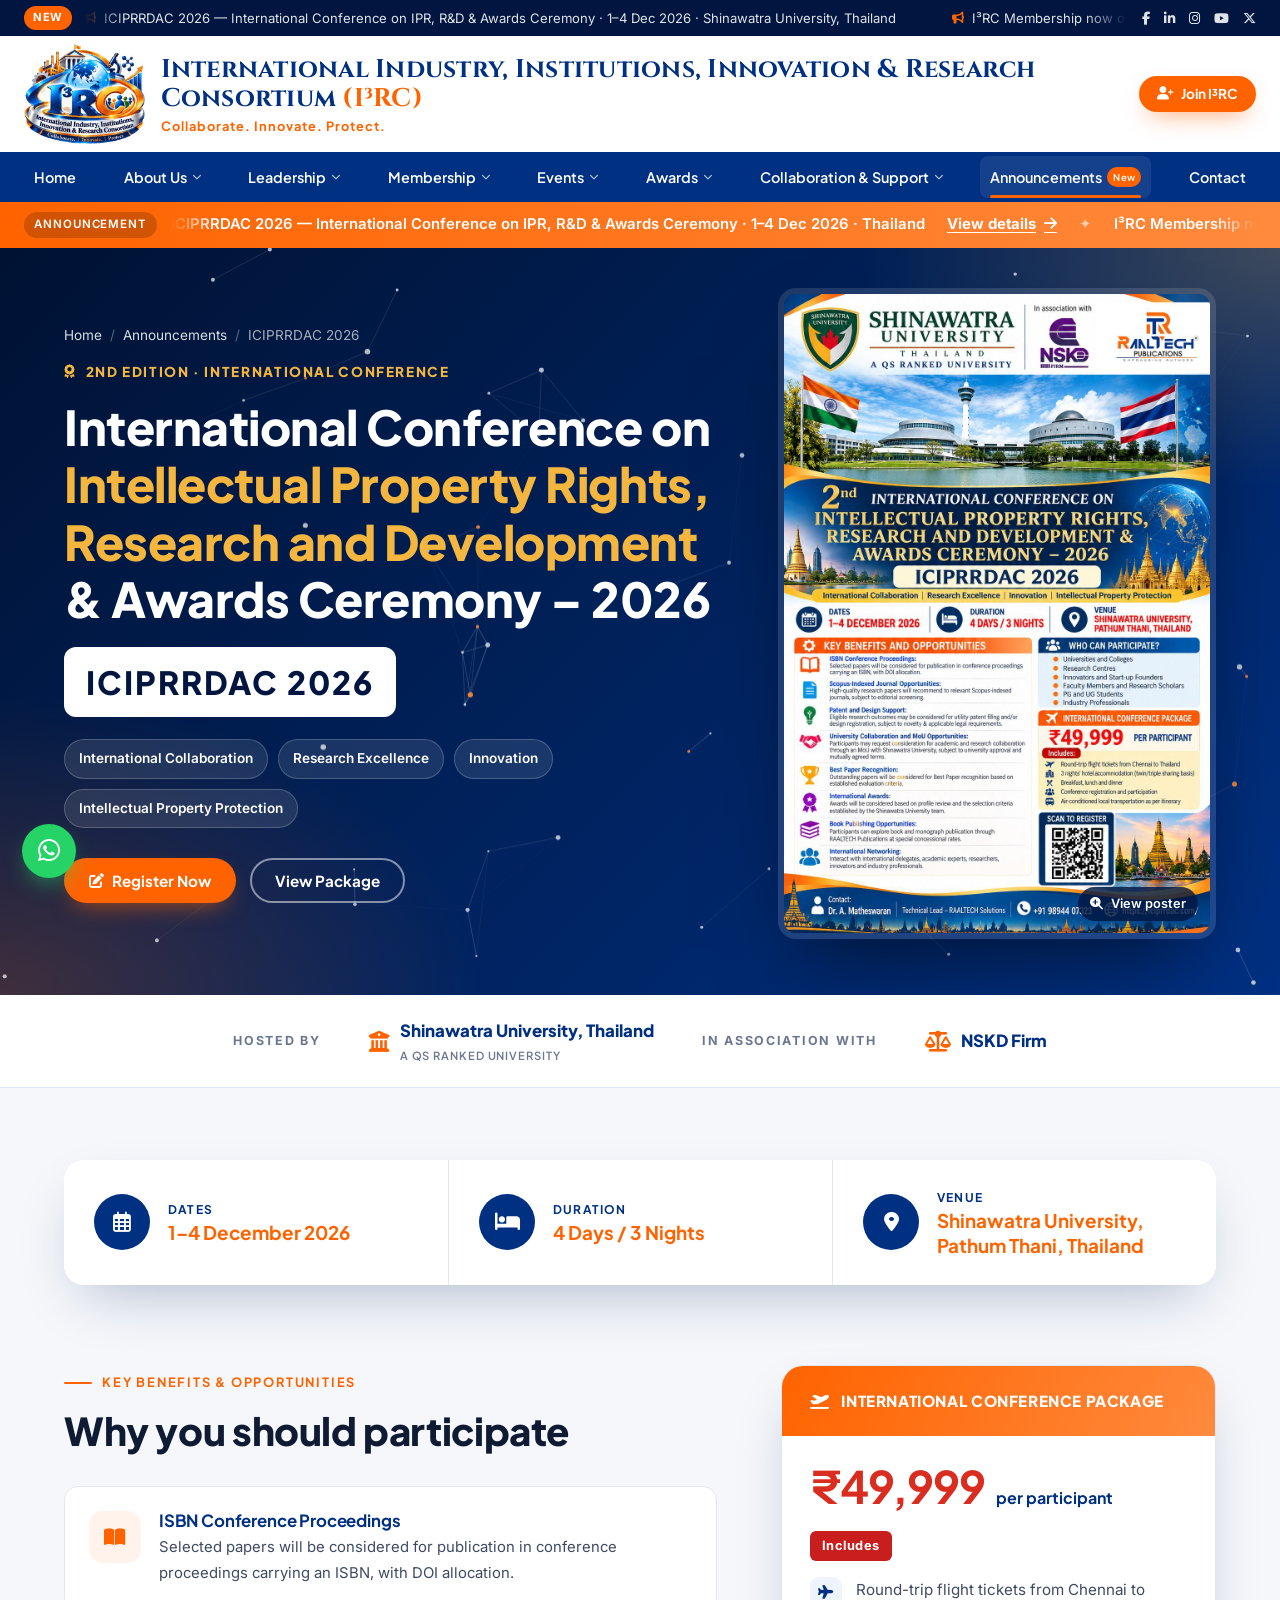
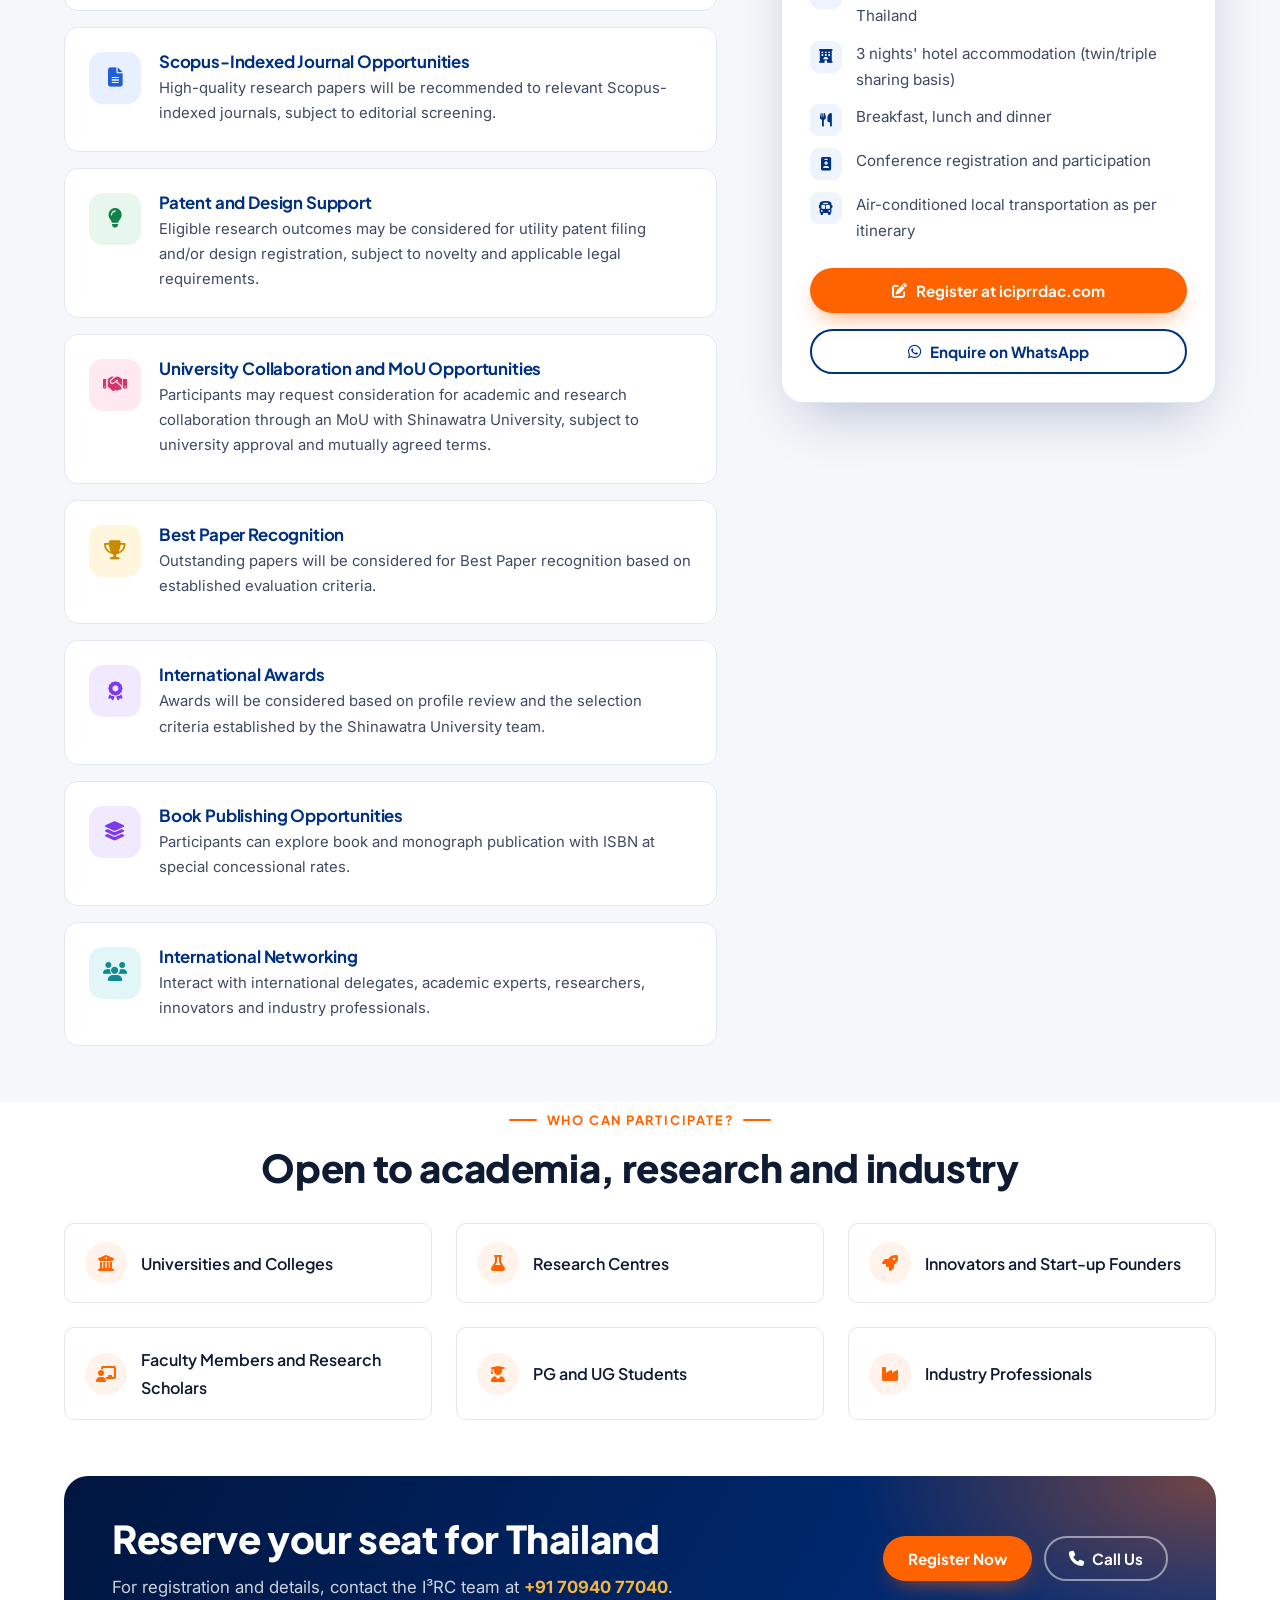
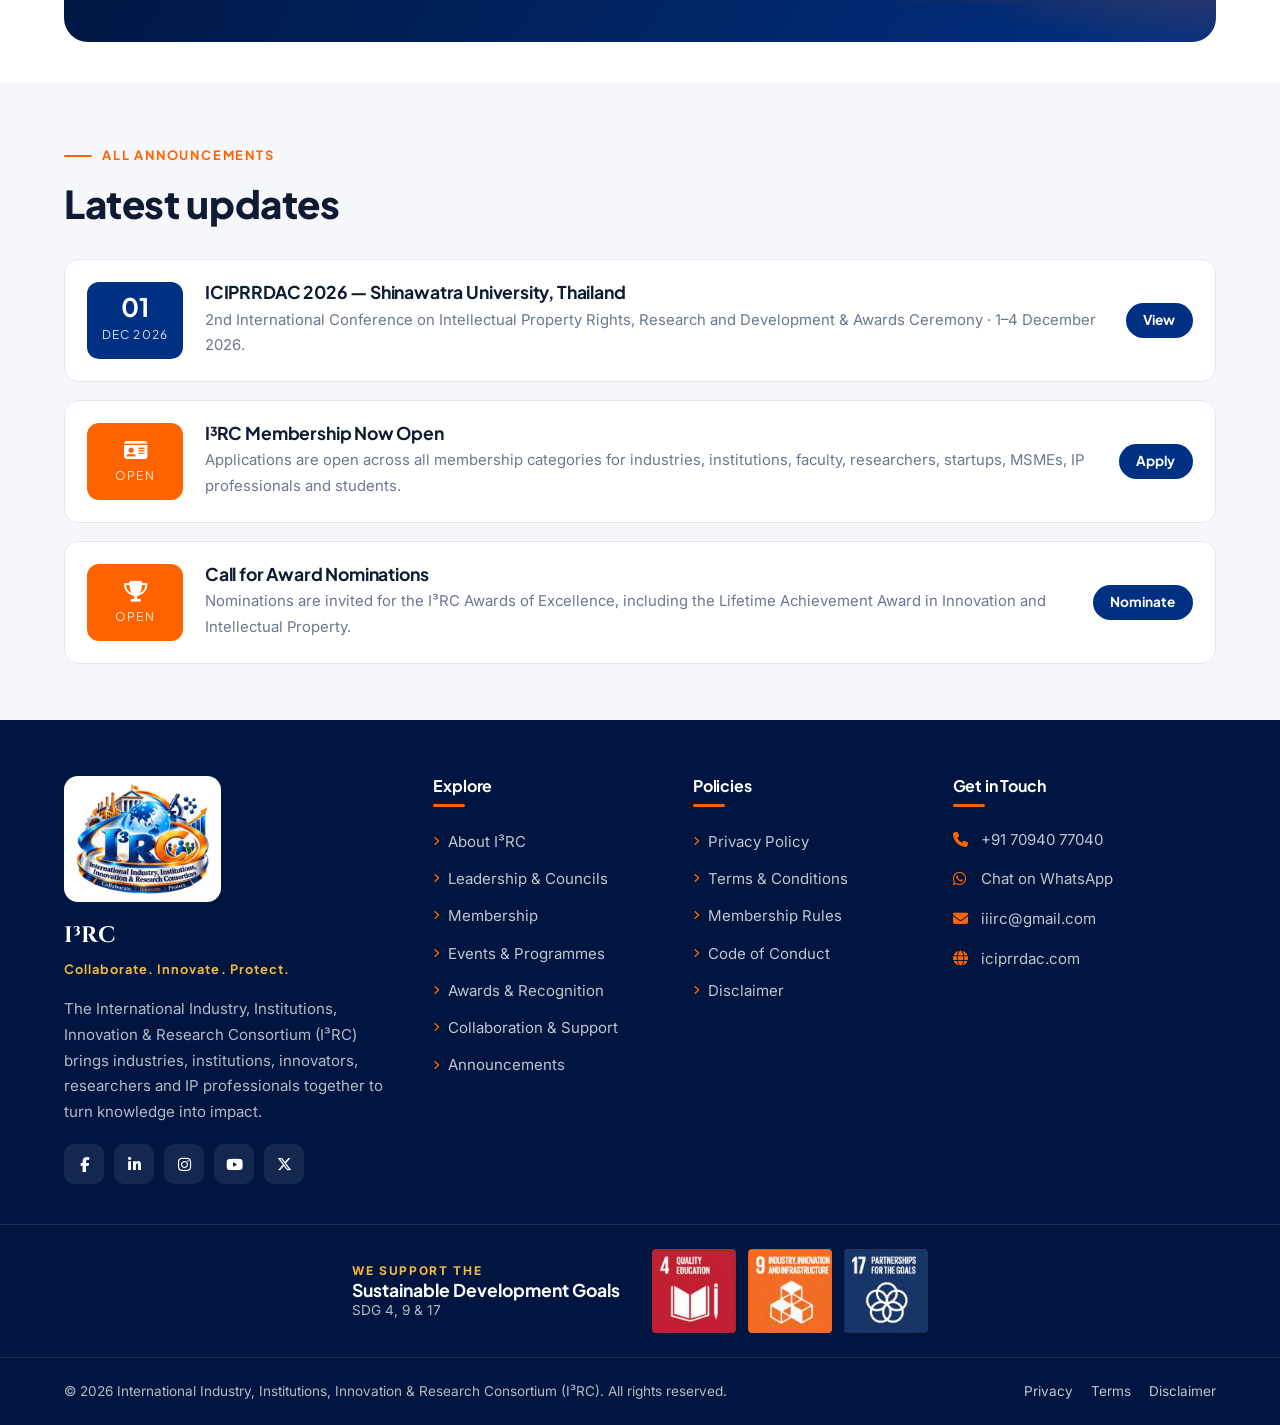
<file: announcements.html>
<!doctype html>
<html lang="en">
<head>
  <meta charset="utf-8">
  <meta name="viewport" content="width=device-width, initial-scale=1">
  <title>Announcements – ICIPRRDAC 2026 | I³RC</title>
  <meta name="description" content="ICIPRRDAC 2026 – 2nd International Conference on Intellectual Property Rights, Research and Development & Awards Ceremony, 1–4 December 2026, Shinawatra University, Thailand.">
  <meta name="theme-color" content="#003082">
  <meta property="og:title" content="ICIPRRDAC 2026 – Shinawatra University, Thailand">
  <meta property="og:description" content="2nd International Conference on IPR, R&D & Awards Ceremony · 1–4 December 2026 · ₹49,999 package with flights, stay and meals.">
  <meta property="og:image" content="assets/img/iciprrdac-2026-poster.jpg">
  <link rel="icon" type="image/png" href="assets/img/favicon.png">
  <link rel="preconnect" href="https://fonts.googleapis.com">
  <link rel="preconnect" href="https://fonts.gstatic.com" crossorigin>
  <link href="https://fonts.googleapis.com/css2?family=Cinzel:wght@600;700&family=Inter:wght@400;500;600;700&family=Plus+Jakarta+Sans:wght@600;700;800&display=swap" rel="stylesheet">
  <link rel="stylesheet" href="https://cdnjs.cloudflare.com/ajax/libs/font-awesome/6.5.1/css/all.min.css">
  <link rel="stylesheet" href="assets/css/style.css">
  <script src="assets/js/main.js" defer></script>
</head>
<body data-page="announcements">
  <div id="site-header"></div>

  <main id="main">
    <!-- Conference hero -->
    <section class="conf-hero" id="iciprrdac-2026">
      <div class="container">
        <div>
          <ol class="breadcrumb"><li><a href="index.html">Home</a></li><li><a href="announcements.html">Announcements</a></li><li>ICIPRRDAC 2026</li></ol>
          <div class="edition"><i class="fa-solid fa-award"></i> 2nd Edition · International Conference</div>
          <h1>International Conference on <span class="gold">Intellectual Property Rights, Research and Development</span> &amp; Awards Ceremony – 2026</h1>
          <div class="conf-code">ICIPRRDAC 2026</div>
          <div class="conf-themes">
            <span>International Collaboration</span>
            <span>Research Excellence</span>
            <span>Innovation</span>
            <span>Intellectual Property Protection</span>
          </div>
          <div class="hero-actions">
            <a class="btn btn-primary" href="https://iciprrdac.com/" target="_blank" rel="noopener"><i class="fa-solid fa-pen-to-square"></i> Register Now</a>
            <a class="btn btn-ghost-light" href="#package">View Package</a>
          </div>
        </div>
        <div>
          <figure class="poster-frame" data-lightbox="assets/img/iciprrdac-2026-poster.jpg" data-alt="ICIPRRDAC 2026 official poster" tabindex="0" role="button" aria-label="Enlarge conference poster" style="margin:0">
            <img src="assets/img/iciprrdac-2026-poster.jpg" alt="ICIPRRDAC 2026 official poster — Shinawatra University, Thailand, 1–4 December 2026" width="1024" height="1536">
            <span class="zoom-hint"><i class="fa-solid fa-magnifying-glass-plus"></i> View poster</span>
          </figure>
        </div>
      </div>
    </section>

    <!-- Organisers -->
    <div class="org-strip">
      <div class="container">
        <span class="label">Hosted by</span>
        <span class="org"><i class="fa-solid fa-building-columns"></i><span>Shinawatra University, Thailand<small>A QS RANKED UNIVERSITY</small></span></span>
        <span class="label">In association with</span>
        <span class="org"><i class="fa-solid fa-scale-balanced"></i><span>NSKD Firm</span></span>
      </div>
    </div>

    <!-- Key facts -->
    <section class="section-sm section-soft" style="padding-top:72px">
      <div class="container">
        <div class="key-facts reveal" style="margin-top:0">
          <div><i class="fa-regular fa-calendar-days"></i><span><small>Dates</small><strong>1–4 December 2026</strong></span></div>
          <div><i class="fa-solid fa-bed"></i><span><small>Duration</small><strong>4 Days / 3 Nights</strong></span></div>
          <div><i class="fa-solid fa-location-dot"></i><span><small>Venue</small><strong>Shinawatra University, Pathum Thani, Thailand</strong></span></div>
        </div>
      </div>
    </section>

    <!-- Benefits + package -->
    <section class="section section-soft" style="padding-top:40px">
      <div class="container split split-wide" style="align-items:start">
        <div>
          <div class="section-head reveal" style="margin-bottom:32px">
            <span class="eyebrow">Key Benefits &amp; Opportunities</span>
            <h2>Why you should participate</h2>
          </div>
          <div class="grid" style="gap:16px">
            <div class="benefit reveal"><span class="b-icon b-orange"><i class="fa-solid fa-book-open"></i></span><div><h4>ISBN Conference Proceedings</h4><p>Selected papers will be considered for publication in conference proceedings carrying an ISBN, with DOI allocation.</p></div></div>
            <div class="benefit reveal"><span class="b-icon b-blue"><i class="fa-solid fa-file-lines"></i></span><div><h4>Scopus-Indexed Journal Opportunities</h4><p>High-quality research papers will be recommended to relevant Scopus-indexed journals, subject to editorial screening.</p></div></div>
            <div class="benefit reveal"><span class="b-icon b-green"><i class="fa-solid fa-lightbulb"></i></span><div><h4>Patent and Design Support</h4><p>Eligible research outcomes may be considered for utility patent filing and/or design registration, subject to novelty and applicable legal requirements.</p></div></div>
            <div class="benefit reveal"><span class="b-icon b-pink"><i class="fa-solid fa-handshake"></i></span><div><h4>University Collaboration and MoU Opportunities</h4><p>Participants may request consideration for academic and research collaboration through an MoU with Shinawatra University, subject to university approval and mutually agreed terms.</p></div></div>
            <div class="benefit reveal"><span class="b-icon b-gold"><i class="fa-solid fa-trophy"></i></span><div><h4>Best Paper Recognition</h4><p>Outstanding papers will be considered for Best Paper recognition based on established evaluation criteria.</p></div></div>
            <div class="benefit reveal"><span class="b-icon b-purple"><i class="fa-solid fa-award"></i></span><div><h4>International Awards</h4><p>Awards will be considered based on profile review and the selection criteria established by the Shinawatra University team.</p></div></div>
            <div class="benefit reveal"><span class="b-icon b-purple"><i class="fa-solid fa-layer-group"></i></span><div><h4>Book Publishing Opportunities</h4><p>Participants can explore book and monograph publication with ISBN at special concessional rates.</p></div></div>
            <div class="benefit reveal"><span class="b-icon b-teal"><i class="fa-solid fa-users"></i></span><div><h4>International Networking</h4><p>Interact with international delegates, academic experts, researchers, innovators and industry professionals.</p></div></div>
          </div>
        </div>

        <aside class="package-card reveal anchor-block" id="package" aria-label="International conference package">
          <div class="package-head"><i class="fa-solid fa-plane-departure"></i> International Conference Package</div>
          <div class="package-body">
            <div class="package-price"><b>₹49,999</b><span>per participant</span></div>
            <span class="inc-label">Includes</span>
            <ul class="package-list">
              <li><i class="fa-solid fa-plane"></i>Round-trip flight tickets from Chennai to Thailand</li>
              <li><i class="fa-solid fa-hotel"></i>3 nights' hotel accommodation (twin/triple sharing basis)</li>
              <li><i class="fa-solid fa-utensils"></i>Breakfast, lunch and dinner</li>
              <li><i class="fa-solid fa-id-badge"></i>Conference registration and participation</li>
              <li><i class="fa-solid fa-bus"></i>Air-conditioned local transportation as per itinerary</li>
            </ul>
            <a class="btn btn-primary btn-block" href="https://iciprrdac.com/" target="_blank" rel="noopener"><i class="fa-solid fa-pen-to-square"></i> Register at iciprrdac.com</a>
            <a class="btn btn-outline btn-block mt-2" href="https://wa.me/919894407323?text=Hello%2C%20I%20would%20like%20to%20know%20more%20about%20ICIPRRDAC%202026." target="_blank" rel="noopener"><i class="fa-brands fa-whatsapp"></i> Enquire on WhatsApp</a>
          </div>
        </aside>
      </div>
    </section>

    <!-- Who can participate -->
    <section class="section">
      <div class="container">
        <div class="section-head center reveal">
          <span class="eyebrow">Who Can Participate?</span>
          <h2>Open to academia, research and industry</h2>
        </div>
        <div class="grid grid-3">
          <div class="participant reveal"><i class="fa-solid fa-building-columns"></i> Universities and Colleges</div>
          <div class="participant reveal"><i class="fa-solid fa-flask"></i> Research Centres</div>
          <div class="participant reveal"><i class="fa-solid fa-rocket"></i> Innovators and Start-up Founders</div>
          <div class="participant reveal"><i class="fa-solid fa-chalkboard-user"></i> Faculty Members and Research Scholars</div>
          <div class="participant reveal"><i class="fa-solid fa-user-graduate"></i> PG and UG Students</div>
          <div class="participant reveal"><i class="fa-solid fa-industry"></i> Industry Professionals</div>
        </div>
      </div>
    </section>

    <!-- Contact CTA -->
    <section class="section-sm" style="padding-top:0">
      <div class="container">
        <div class="cta-band reveal">
          <div>
            <h2>Reserve your seat for Thailand</h2>
            <p>For registration and details, contact the I³RC team at <a href="tel:+917094077040" style="color:var(--gold);font-weight:700" data-phone>+91 70940 77040</a>.</p>
          </div>
          <div class="actions">
            <a class="btn btn-primary" href="https://iciprrdac.com/" target="_blank" rel="noopener">Register Now</a>
            <a class="btn btn-ghost-light" href="tel:+917094077040"><i class="fa-solid fa-phone"></i> Call Us</a>
          </div>
        </div>
      </div>
    </section>

    <!-- Other announcements -->
    <section class="section section-soft">
      <div class="container">
        <div class="section-head reveal">
          <span class="eyebrow">All Announcements</span>
          <h2>Latest updates</h2>
        </div>
        <div class="announce-list">
          <article class="announce-item reveal">
            <div class="announce-date"><b>01</b><span>Dec 2026</span></div>
            <div>
              <h3>ICIPRRDAC 2026 — Shinawatra University, Thailand</h3>
              <p>2nd International Conference on Intellectual Property Rights, Research and Development &amp; Awards Ceremony · 1–4 December 2026.</p>
            </div>
            <a class="btn btn-navy btn-sm" href="#iciprrdac-2026">View</a>
          </article>
          <article class="announce-item reveal">
            <div class="announce-date" style="background:var(--orange)"><b><i class="fa-solid fa-id-card" style="font-size:1.3rem"></i></b><span>Open</span></div>
            <div>
              <h3>I³RC Membership Now Open</h3>
              <p>Applications are open across all membership categories for industries, institutions, faculty, researchers, startups, MSMEs, IP professionals and students.</p>
            </div>
            <a class="btn btn-navy btn-sm" href="membership.html#apply">Apply</a>
          </article>
          <article class="announce-item reveal">
            <div class="announce-date" style="background:var(--orange)"><b><i class="fa-solid fa-trophy" style="font-size:1.3rem"></i></b><span>Open</span></div>
            <div>
              <h3>Call for Award Nominations</h3>
              <p>Nominations are invited for the I³RC Awards of Excellence, including the Lifetime Achievement Award in Innovation and Intellectual Property.</p>
            </div>
            <a class="btn btn-navy btn-sm" href="awards.html#apply">Nominate</a>
          </article>
        </div>
      </div>
    </section>
  </main>

  <div id="site-footer"></div>
</body>
</html>
</file>
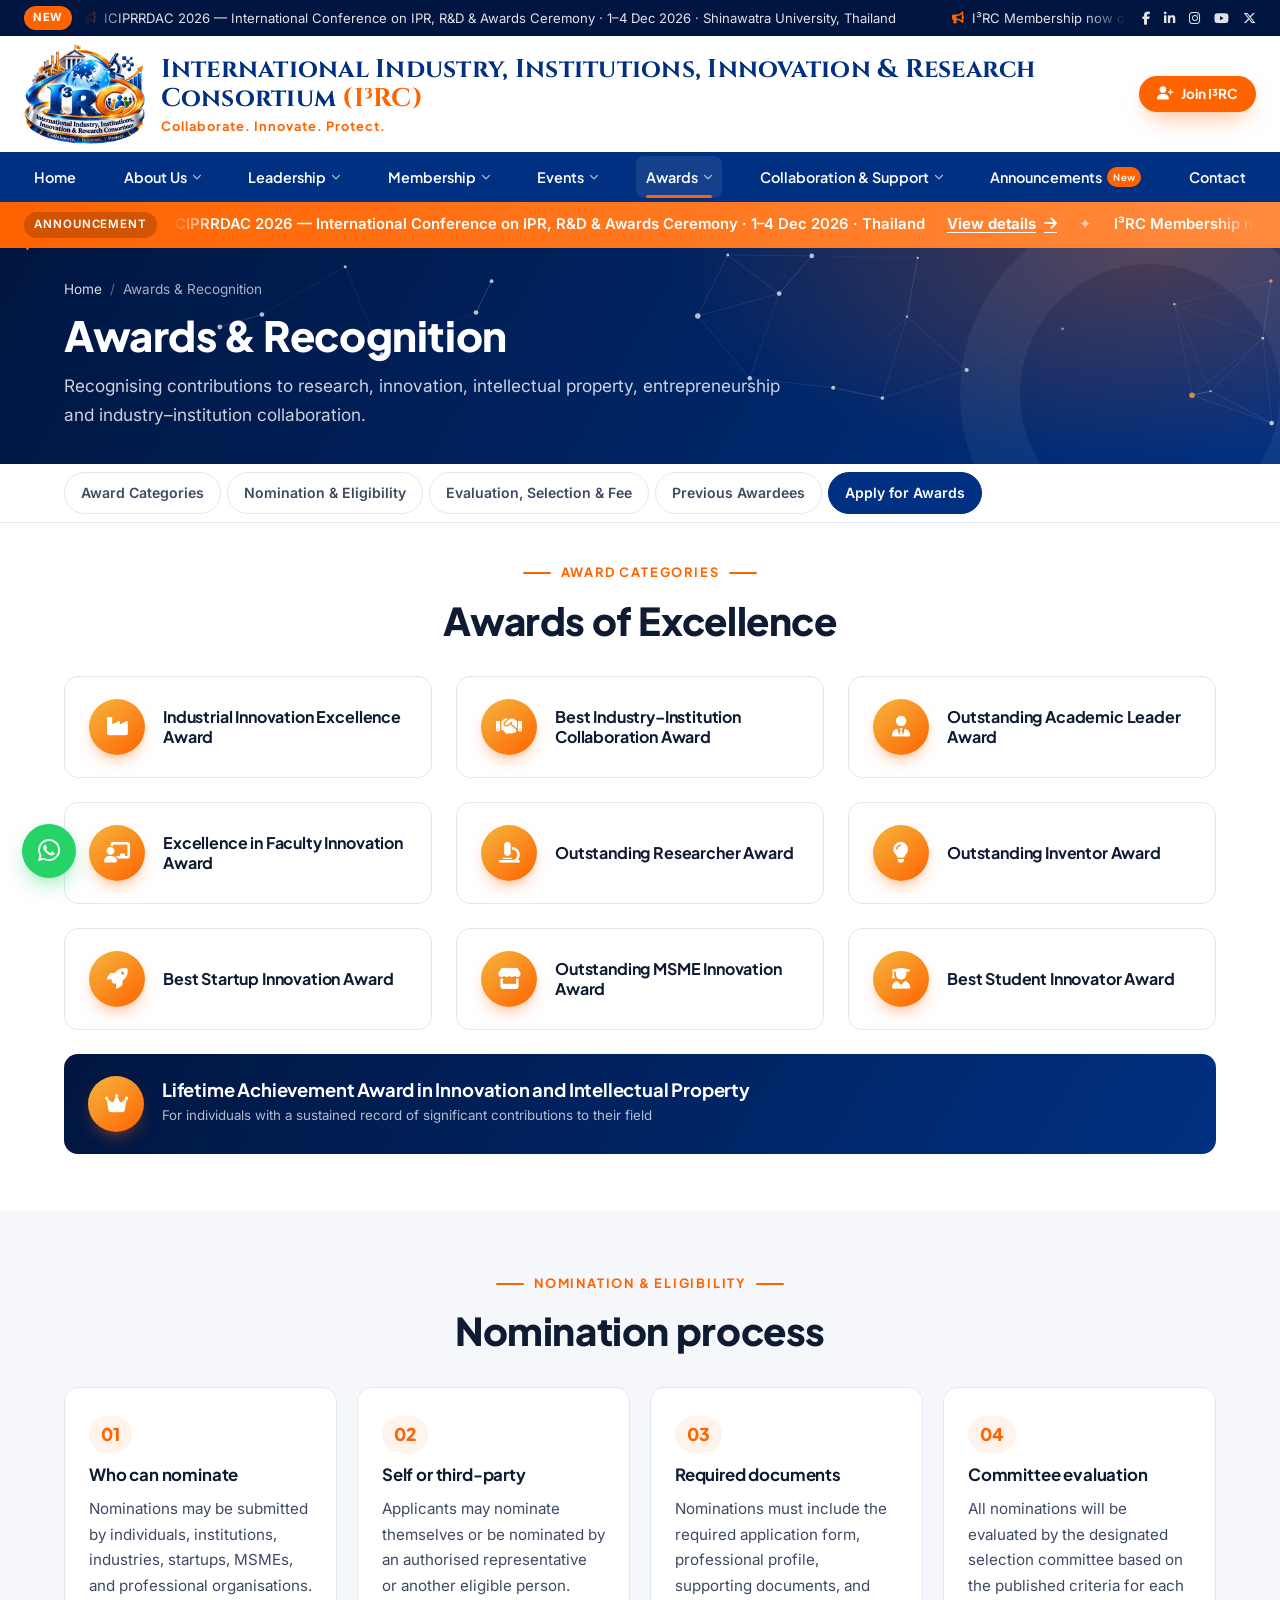
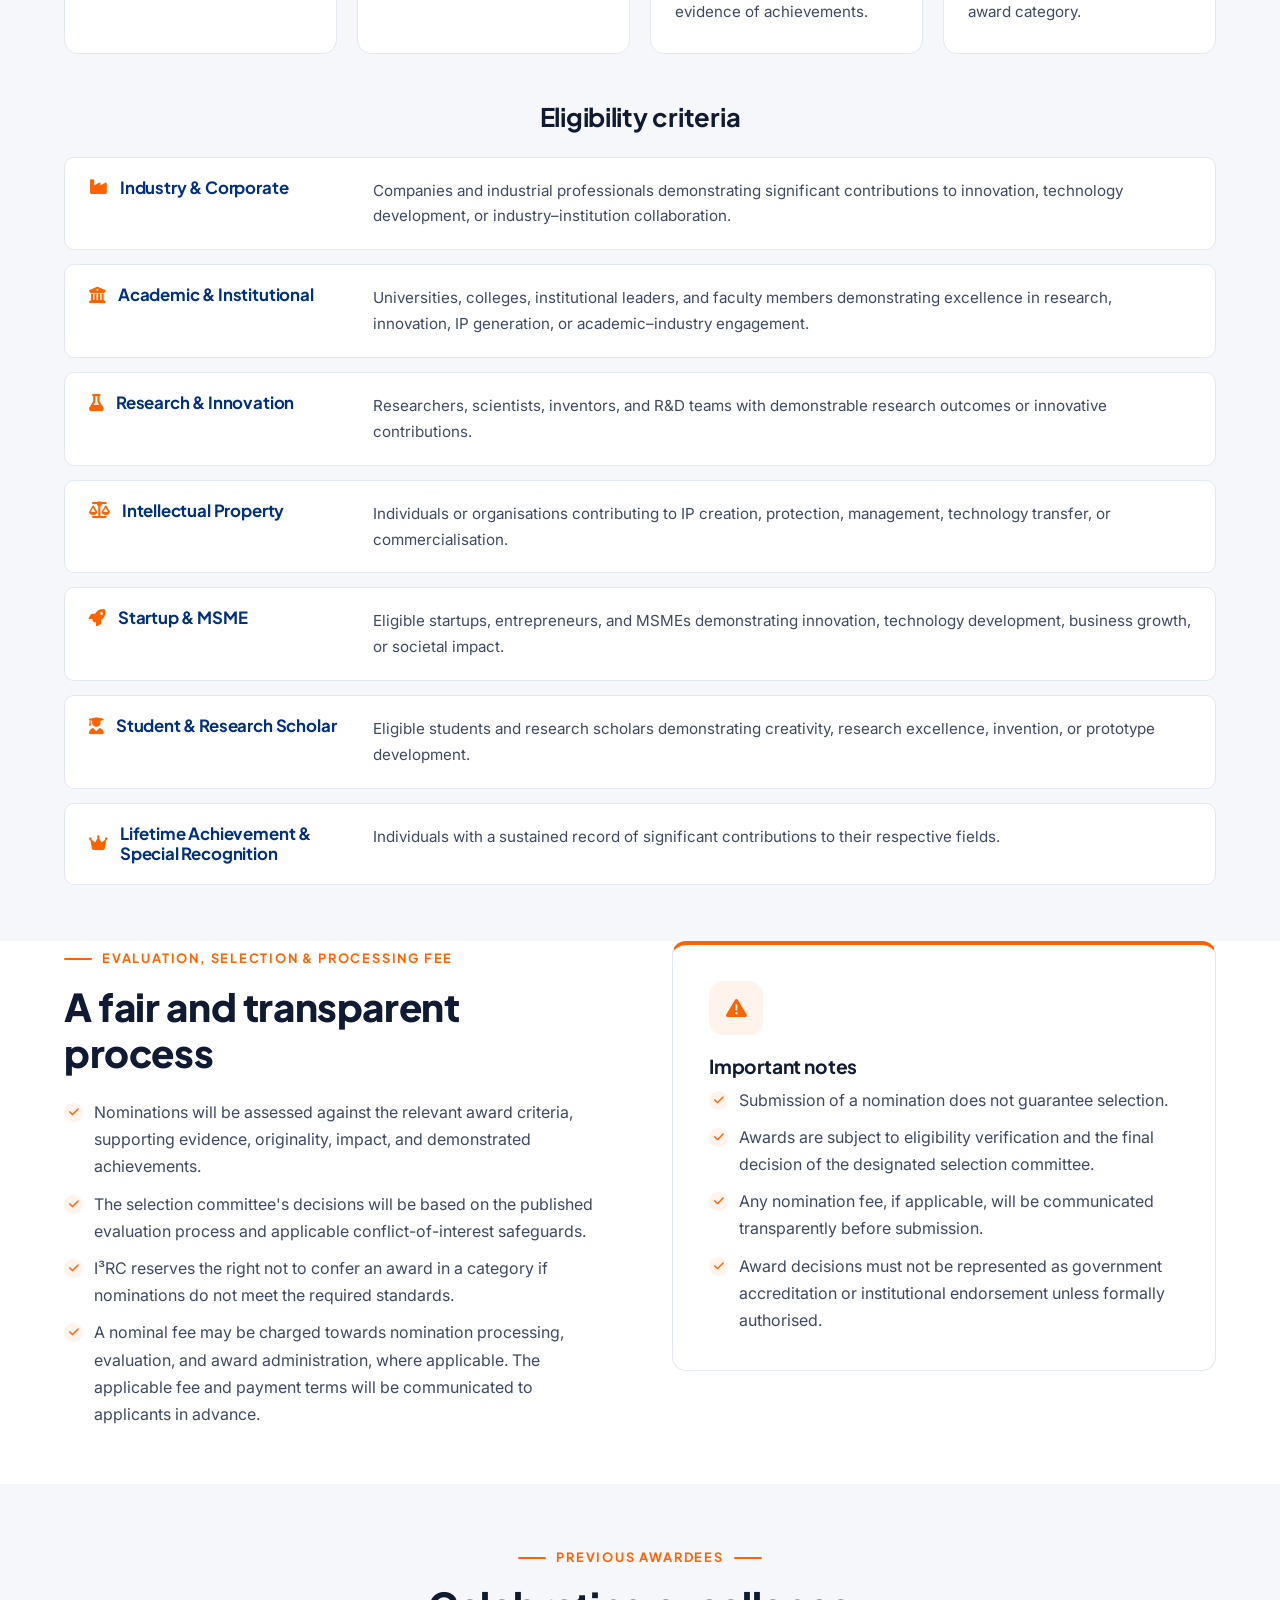
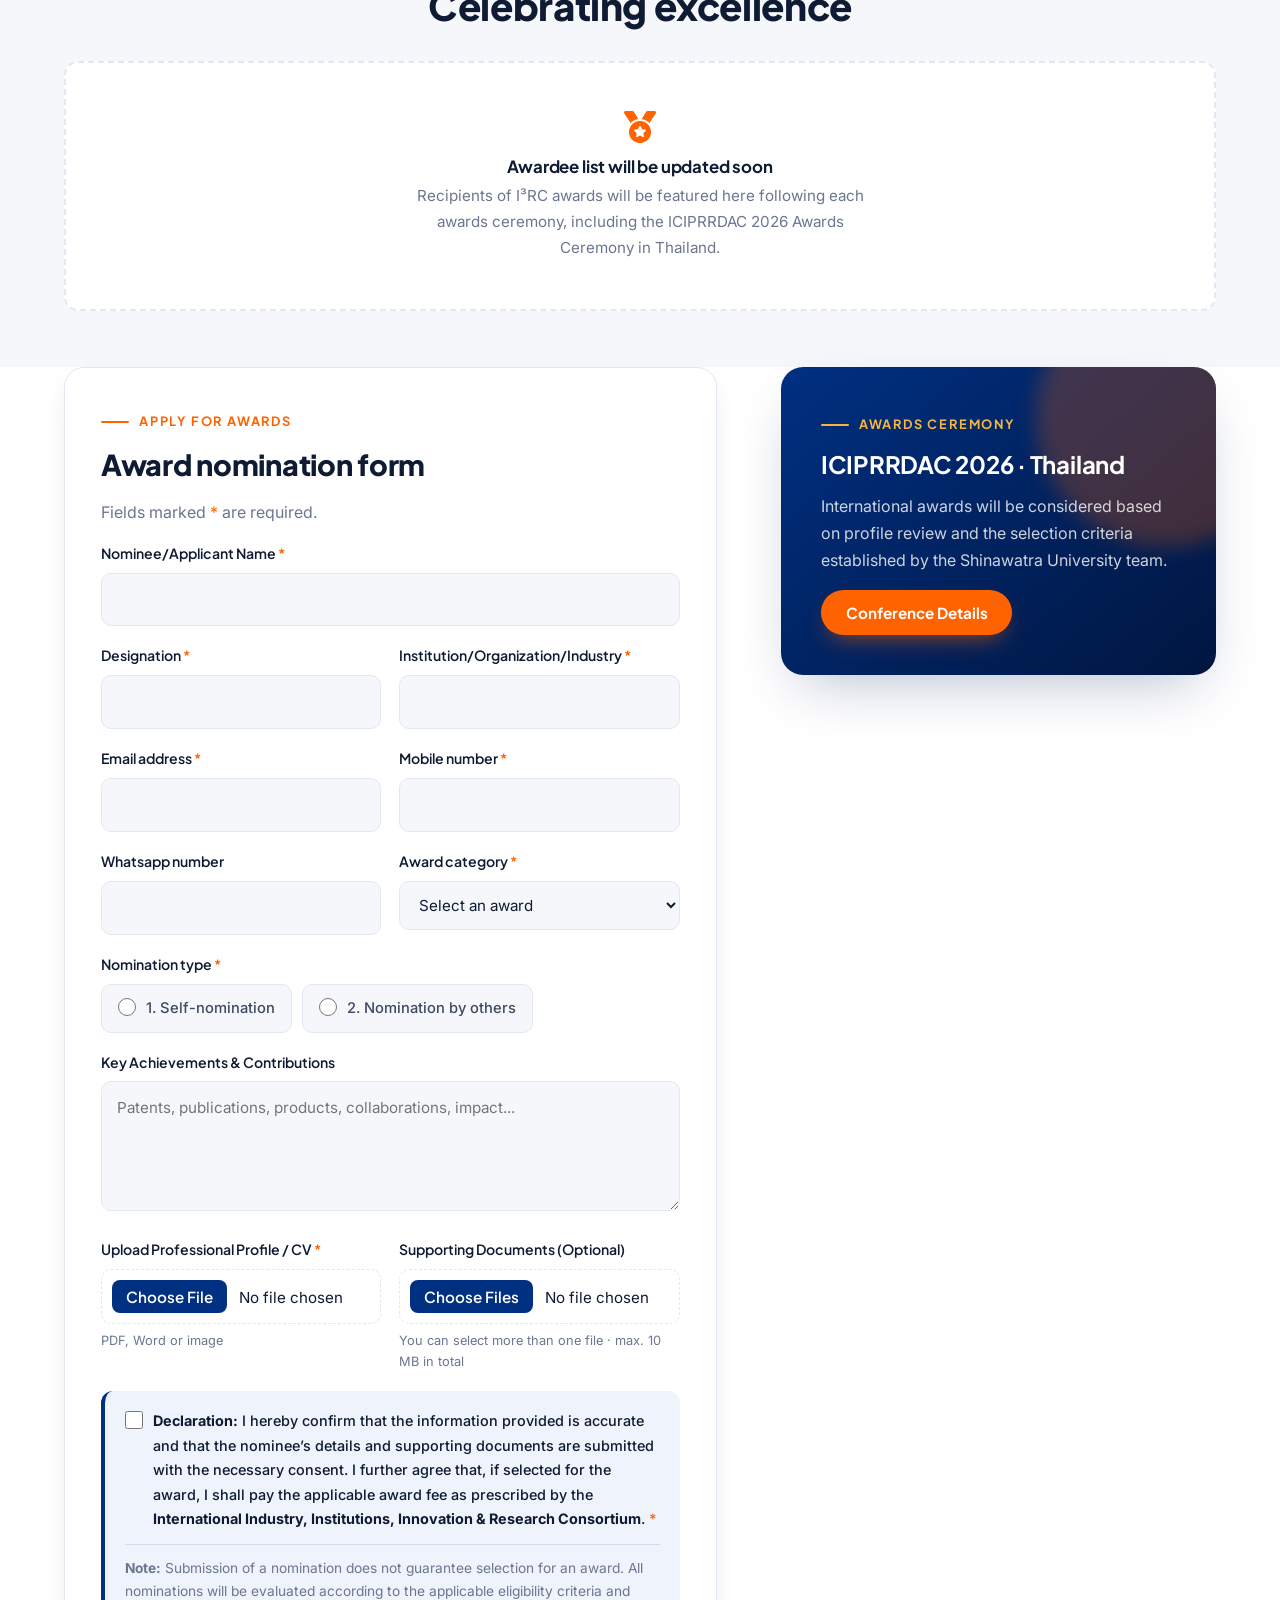
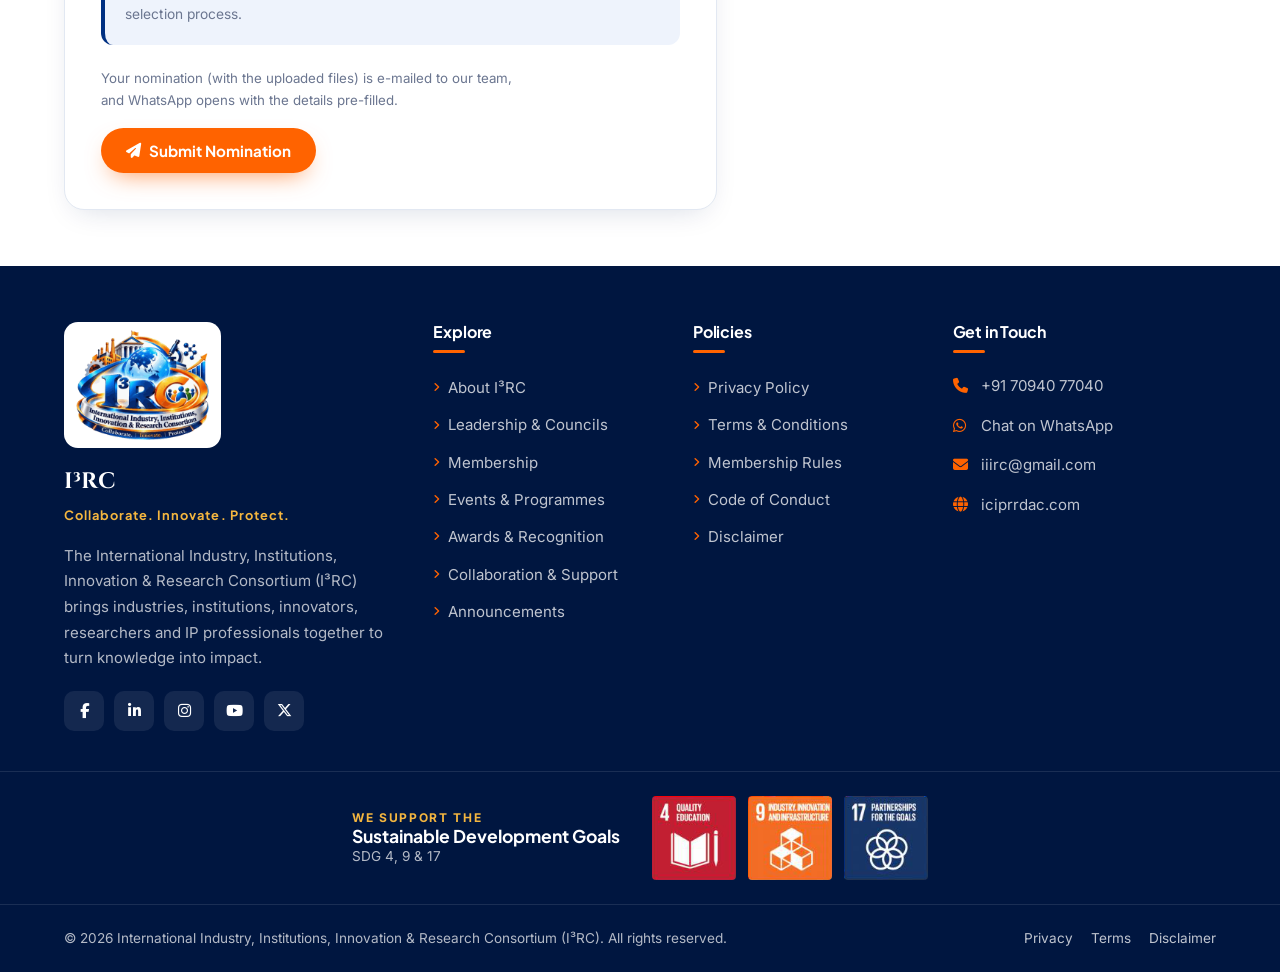
<file: awards.html>
<!doctype html>
<html lang="en">
<head>
  <meta charset="utf-8">
  <meta name="viewport" content="width=device-width, initial-scale=1">
  <title>Awards &amp; Recognition | I³RC</title>
  <meta name="description" content="I³RC award categories, nomination process, eligibility criteria, evaluation and selection, and how to apply.">
  <meta name="theme-color" content="#003082">
  <link rel="icon" type="image/png" href="assets/img/favicon.png">
  <link rel="preconnect" href="https://fonts.googleapis.com">
  <link rel="preconnect" href="https://fonts.gstatic.com" crossorigin>
  <link href="https://fonts.googleapis.com/css2?family=Cinzel:wght@600;700&family=Inter:wght@400;500;600;700&family=Plus+Jakarta+Sans:wght@600;700;800&display=swap" rel="stylesheet">
  <link rel="stylesheet" href="https://cdnjs.cloudflare.com/ajax/libs/font-awesome/6.5.1/css/all.min.css">
  <link rel="stylesheet" href="assets/css/style.css">
  <script src="assets/js/main.js" defer></script>
</head>
<body data-page="awards">
  <div id="site-header"></div>

  <main id="main">
    <section class="page-hero">
      <div class="container">
        <ol class="breadcrumb"><li><a href="index.html">Home</a></li><li>Awards &amp; Recognition</li></ol>
        <h1>Awards &amp; Recognition</h1>
        <p>Recognising contributions to research, innovation, intellectual property, entrepreneurship and industry–institution collaboration.</p>
      </div>
    </section>

    <nav class="subnav" aria-label="On this page">
      <div class="container">
        <ul>
          <li><a href="#categories">Award Categories</a></li>
          <li><a href="#nomination">Nomination &amp; Eligibility</a></li>
          <li><a href="#evaluation">Evaluation, Selection &amp; Fee</a></li>
          <li><a href="#previous">Previous Awardees</a></li>
          <li><a href="#apply">Apply for Awards</a></li>
        </ul>
      </div>
    </nav>

    <section class="section anchor-block" id="categories">
      <div class="container">
        <div class="section-head center reveal">
          <span class="eyebrow">Award Categories</span>
          <h2>Awards of Excellence</h2>
        </div>
        <div class="grid grid-3">
          <div class="award-card reveal"><span class="medal"><i class="fa-solid fa-industry"></i></span><h4>Industrial Innovation Excellence Award</h4></div>
          <div class="award-card reveal"><span class="medal"><i class="fa-solid fa-handshake"></i></span><h4>Best Industry–Institution Collaboration Award</h4></div>
          <div class="award-card reveal"><span class="medal"><i class="fa-solid fa-user-tie"></i></span><h4>Outstanding Academic Leader Award</h4></div>
          <div class="award-card reveal"><span class="medal"><i class="fa-solid fa-chalkboard-user"></i></span><h4>Excellence in Faculty Innovation Award</h4></div>
          <div class="award-card reveal"><span class="medal"><i class="fa-solid fa-microscope"></i></span><h4>Outstanding Researcher Award</h4></div>
          <div class="award-card reveal"><span class="medal"><i class="fa-solid fa-lightbulb"></i></span><h4>Outstanding Inventor Award</h4></div>
          <div class="award-card reveal"><span class="medal"><i class="fa-solid fa-rocket"></i></span><h4>Best Startup Innovation Award</h4></div>
          <div class="award-card reveal"><span class="medal"><i class="fa-solid fa-store"></i></span><h4>Outstanding MSME Innovation Award</h4></div>
          <div class="award-card reveal"><span class="medal"><i class="fa-solid fa-user-graduate"></i></span><h4>Best Student Innovator Award</h4></div>
          <div class="award-card featured reveal"><span class="medal"><i class="fa-solid fa-crown"></i></span><div><h4>Lifetime Achievement Award in Innovation and Intellectual Property</h4><small>For individuals with a sustained record of significant contributions to their field</small></div></div>
        </div>
      </div>
    </section>

    <section class="section section-soft anchor-block" id="nomination">
      <div class="container">
        <div class="section-head center reveal">
          <span class="eyebrow">Nomination &amp; Eligibility</span>
          <h2>Nomination process</h2>
        </div>
        <div class="steps">
          <div class="step reveal"><h4>Who can nominate</h4><p>Nominations may be submitted by individuals, institutions, industries, startups, MSMEs, and professional organisations.</p></div>
          <div class="step reveal"><h4>Self or third-party</h4><p>Applicants may nominate themselves or be nominated by an authorised representative or another eligible person.</p></div>
          <div class="step reveal"><h4>Required documents</h4><p>Nominations must include the required application form, professional profile, supporting documents, and evidence of achievements.</p></div>
          <div class="step reveal"><h4>Committee evaluation</h4><p>All nominations will be evaluated by the designated selection committee based on the published criteria for each award category.</p></div>
        </div>

        <h3 class="mt-5 mb-3 text-center reveal" style="font-size:1.6rem">Eligibility criteria</h3>
        <div class="eligibility">
          <div class="elig-row reveal"><h4><i class="fa-solid fa-industry"></i> Industry &amp; Corporate</h4><p>Companies and industrial professionals demonstrating significant contributions to innovation, technology development, or industry–institution collaboration.</p></div>
          <div class="elig-row reveal"><h4><i class="fa-solid fa-building-columns"></i> Academic &amp; Institutional</h4><p>Universities, colleges, institutional leaders, and faculty members demonstrating excellence in research, innovation, IP generation, or academic–industry engagement.</p></div>
          <div class="elig-row reveal"><h4><i class="fa-solid fa-flask"></i> Research &amp; Innovation</h4><p>Researchers, scientists, inventors, and R&amp;D teams with demonstrable research outcomes or innovative contributions.</p></div>
          <div class="elig-row reveal"><h4><i class="fa-solid fa-scale-balanced"></i> Intellectual Property</h4><p>Individuals or organisations contributing to IP creation, protection, management, technology transfer, or commercialisation.</p></div>
          <div class="elig-row reveal"><h4><i class="fa-solid fa-rocket"></i> Startup &amp; MSME</h4><p>Eligible startups, entrepreneurs, and MSMEs demonstrating innovation, technology development, business growth, or societal impact.</p></div>
          <div class="elig-row reveal"><h4><i class="fa-solid fa-user-graduate"></i> Student &amp; Research Scholar</h4><p>Eligible students and research scholars demonstrating creativity, research excellence, invention, or prototype development.</p></div>
          <div class="elig-row reveal"><h4><i class="fa-solid fa-crown"></i> Lifetime Achievement &amp; Special Recognition</h4><p>Individuals with a sustained record of significant contributions to their respective fields.</p></div>
        </div>
      </div>
    </section>

    <section class="section anchor-block" id="evaluation">
      <div class="container split" style="align-items:start">
        <div class="reveal">
          <span class="eyebrow">Evaluation, Selection &amp; Processing Fee</span>
          <h2>A fair and transparent process</h2>
          <ul class="check-list">
            <li>Nominations will be assessed against the relevant award criteria, supporting evidence, originality, impact, and demonstrated achievements.</li>
            <li>The selection committee's decisions will be based on the published evaluation process and applicable conflict-of-interest safeguards.</li>
            <li>I³RC reserves the right not to confer an award in a category if nominations do not meet the required standards.</li>
            <li>A nominal fee may be charged towards nomination processing, evaluation, and award administration, where applicable. The applicable fee and payment terms will be communicated to applicants in advance.</li>
          </ul>
        </div>
        <div class="card card-accent reveal" style="padding:36px">
          <div class="card-icon orange"><i class="fa-solid fa-triangle-exclamation"></i></div>
          <h3>Important notes</h3>
          <ul class="check-list">
            <li>Submission of a nomination does not guarantee selection.</li>
            <li>Awards are subject to eligibility verification and the final decision of the designated selection committee.</li>
            <li>Any nomination fee, if applicable, will be communicated transparently before submission.</li>
            <li>Award decisions must not be represented as government accreditation or institutional endorsement unless formally authorised.</li>
          </ul>
        </div>
      </div>
    </section>

    <section class="section section-soft anchor-block" id="previous">
      <div class="container">
        <div class="section-head center reveal">
          <span class="eyebrow">Previous Awardees</span>
          <h2>Celebrating excellence</h2>
        </div>
        <div class="placeholder reveal">
          <i class="fa-solid fa-medal"></i>
          <h4>Awardee list will be updated soon</h4>
          <p>Recipients of I³RC awards will be featured here following each awards ceremony, including the ICIPRRDAC 2026 Awards Ceremony in Thailand.</p>
        </div>
      </div>
    </section>

    <section class="section anchor-block" id="apply">
      <div class="container split split-wide" style="align-items:start">
        <div class="form-card reveal">
          <span class="eyebrow">Apply for Awards</span>
          <h2 style="font-size:1.8rem">Award nomination form</h2>
          <p class="muted">Fields marked <span class="text-orange">*</span> are required.</p>
          <form data-form="award" data-title="I3RC Award Nomination" novalidate>
            <div class="form-grid">
              <div class="field full"><label for="a-name">Nominee/Applicant Name <span class="req">*</span></label><input id="a-name" type="text" autocomplete="name" required></div>
              <div class="field"><label for="a-desig">Designation <span class="req">*</span></label><input id="a-desig" type="text" autocomplete="organization-title" required></div>
              <div class="field"><label for="a-org">Institution/Organization/Industry <span class="req">*</span></label><input id="a-org" type="text" autocomplete="organization" required></div>
              <div class="field"><label for="a-email">Email address <span class="req">*</span></label><input id="a-email" name="email" type="email" autocomplete="email" required></div>
              <div class="field"><label for="a-mobile">Mobile number <span class="req">*</span></label><input id="a-mobile" type="tel" autocomplete="tel" required></div>
              <div class="field"><label for="a-wa">Whatsapp number</label><input id="a-wa" type="tel"></div>
              <div class="field"><label for="a-cat">Award category <span class="req">*</span></label>
                <select id="a-cat" required>
                  <option value="">Select an award</option>
                  <option>Industrial Innovation Excellence Award</option>
                  <option>Best Industry–Institution Collaboration Award</option>
                  <option>Outstanding Academic Leader Award</option>
                  <option>Excellence in Faculty Innovation Award</option>
                  <option>Outstanding Researcher Award</option>
                  <option>Outstanding Inventor Award</option>
                  <option>Best Startup Innovation Award</option>
                  <option>Outstanding MSME Innovation Award</option>
                  <option>Best Student Innovator Award</option>
                  <option>Lifetime Achievement Award in Innovation and IP</option>
                </select>
              </div>
              <div class="field full"><label>Nomination type <span class="req">*</span></label>
                <div class="choice-row">
                  <label><input type="radio" name="Nomination type" value="Self-nomination" required> 1. Self-nomination</label>
                  <label><input type="radio" name="Nomination type" value="Nomination by others"> 2. Nomination by others</label>
                </div>
              </div>
              <div class="nominator-box" data-show-if="input[name='Nomination type'][value='Nomination by others']:checked" hidden>
                <div class="field full"><label for="a-nom-name">Nominator's Name <span class="req">*</span></label><input id="a-nom-name" type="text" required></div>
                <div class="field"><label for="a-nom-desig">Nominator's Designation and Organisation <span class="req">*</span></label><input id="a-nom-desig" type="text" required></div>
                <div class="field"><label for="a-nom-contact">Nominator's Email Address and Mobile Number <span class="req">*</span></label><input id="a-nom-contact" type="text" required></div>
              </div>
              <div class="field full"><label for="a-ach">Key Achievements &amp; Contributions</label><textarea id="a-ach" placeholder="Patents, publications, products, collaborations, impact..."></textarea></div>
              <div class="field"><label for="a-cv">Upload Professional Profile / CV <span class="req">*</span></label><input id="a-cv" name="Professional Profile / CV" type="file" accept=".pdf,.doc,.docx,.jpg,.jpeg,.png" required><span class="hint">PDF, Word or image</span></div>
              <div class="field"><label for="a-docs">Supporting Documents (Optional)</label><input id="a-docs" name="Supporting Documents" type="file" accept=".pdf,.doc,.docx,.jpg,.jpeg,.png,.zip" multiple><span class="hint">You can select more than one file · max. 10 MB in total</span></div>
              <div class="declaration">
                <label class="check"><input type="checkbox" name="Declaration" value="Accepted" required> <span><strong>Declaration:</strong> I hereby confirm that the information provided is accurate and that the nominee’s details and supporting documents are submitted with the necessary consent. I further agree that, if selected for the award, I shall pay the applicable award fee as prescribed by the <strong>International Industry, Institutions, Innovation &amp; Research Consortium</strong>. <span class="req text-orange">*</span></span></label>
                <p class="form-note"><strong>Note:</strong> Submission of a nomination does not guarantee selection for an award. All nominations will be evaluated according to the applicable eligibility criteria and selection process.</p>
              </div>
            </div>
            <div class="form-foot">
              <small>Your nomination (with the uploaded files) is e-mailed to our team, and WhatsApp opens with the details pre-filled.</small>
              <button class="btn btn-primary" type="submit"><i class="fa-solid fa-paper-plane"></i> Submit Nomination</button>
            </div>
            <div class="form-status" role="status" aria-live="polite"></div>
            <template class="form-thanks"><strong>Thank you!</strong> Your award nomination has been submitted successfully. Our team will review your submission and update you regarding the next steps within 7 working days. For queries, please contact: <a href="tel:+917094077040">+91 70940 77040</a>. Thank you for your interest in the I³RC Awards.</template>
          </form>
        </div>
        <div class="reveal">
          <div class="about-panel">
            <span class="eyebrow" style="color:var(--gold)">Awards Ceremony</span>
            <h3>ICIPRRDAC 2026 · Thailand</h3>
            <p style="position:relative;z-index:1;color:rgba(255,255,255,.8)">International awards will be considered based on profile review and the selection criteria established by the Shinawatra University team.</p>
            <a class="btn btn-primary" style="position:relative;z-index:1" href="announcements.html">Conference Details</a>
          </div>
        </div>
      </div>
    </section>
  </main>

  <div id="site-footer"></div>
</body>
</html>
</file>
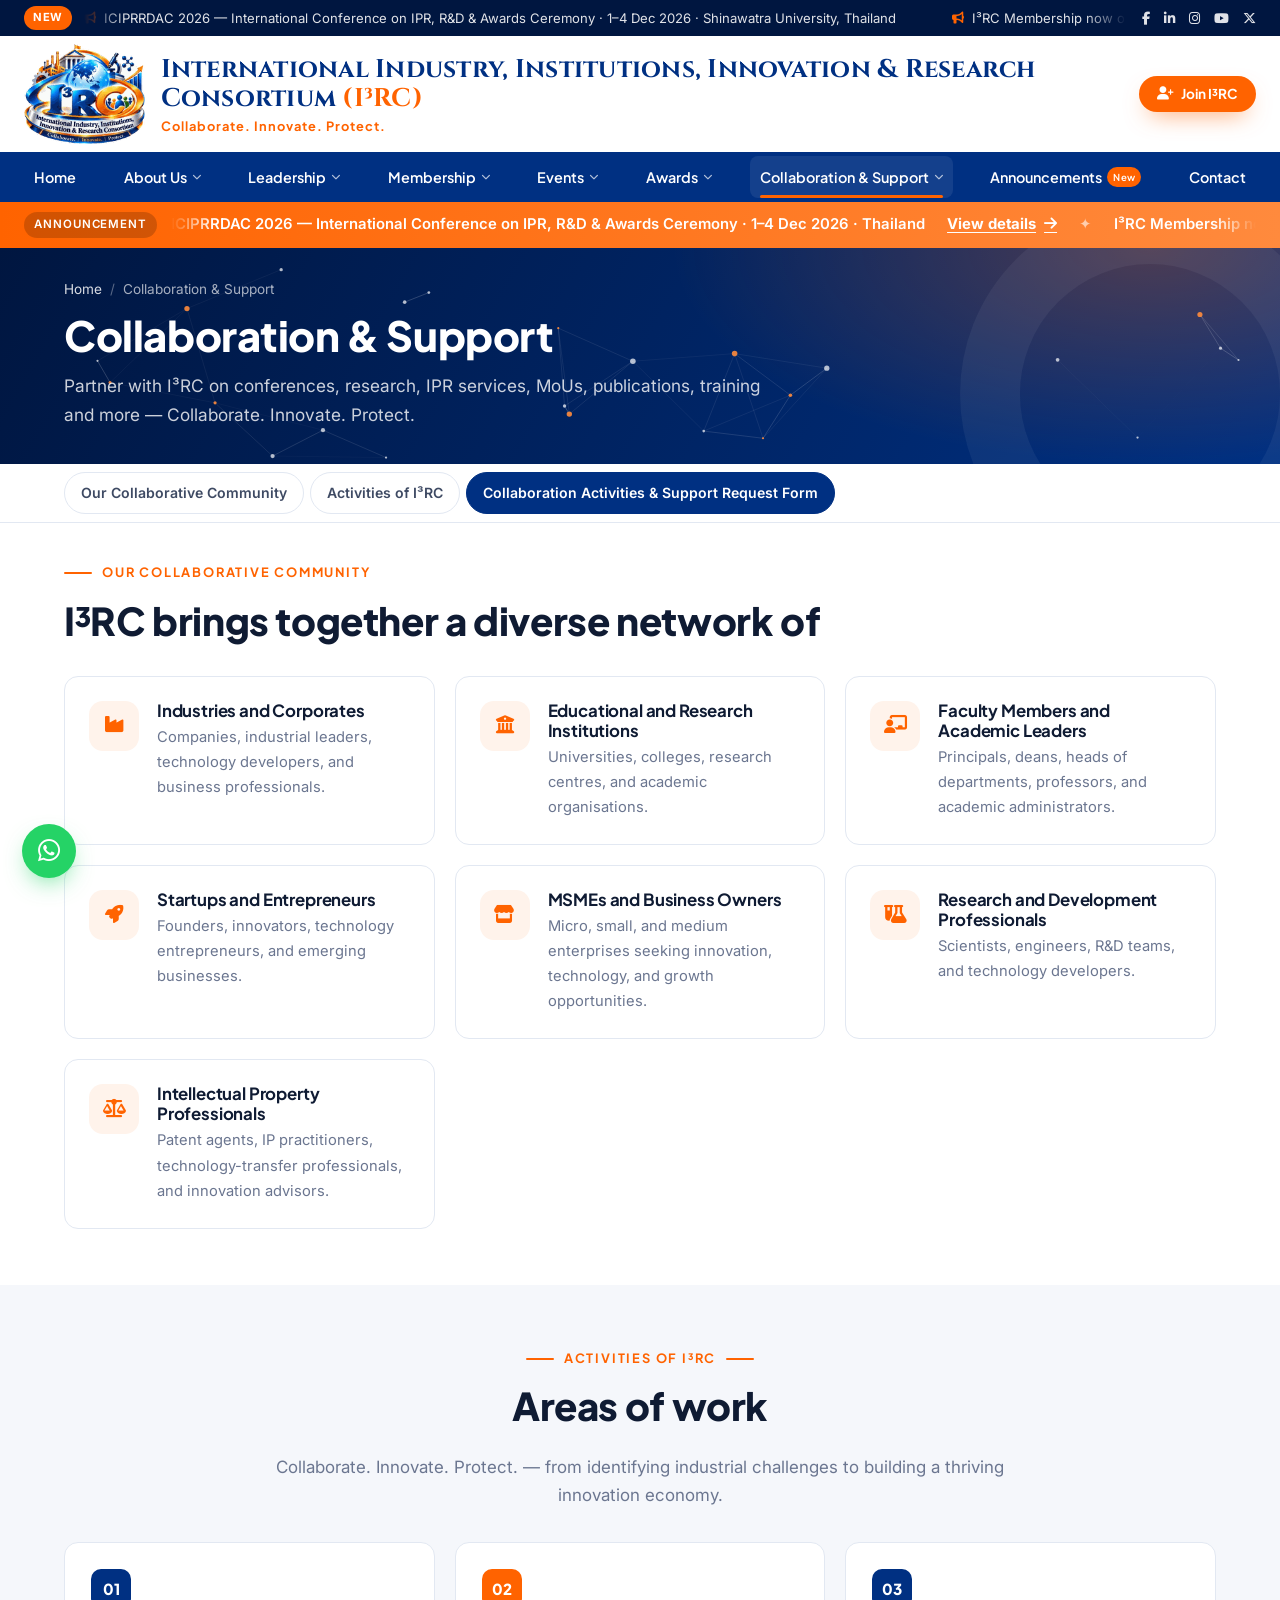
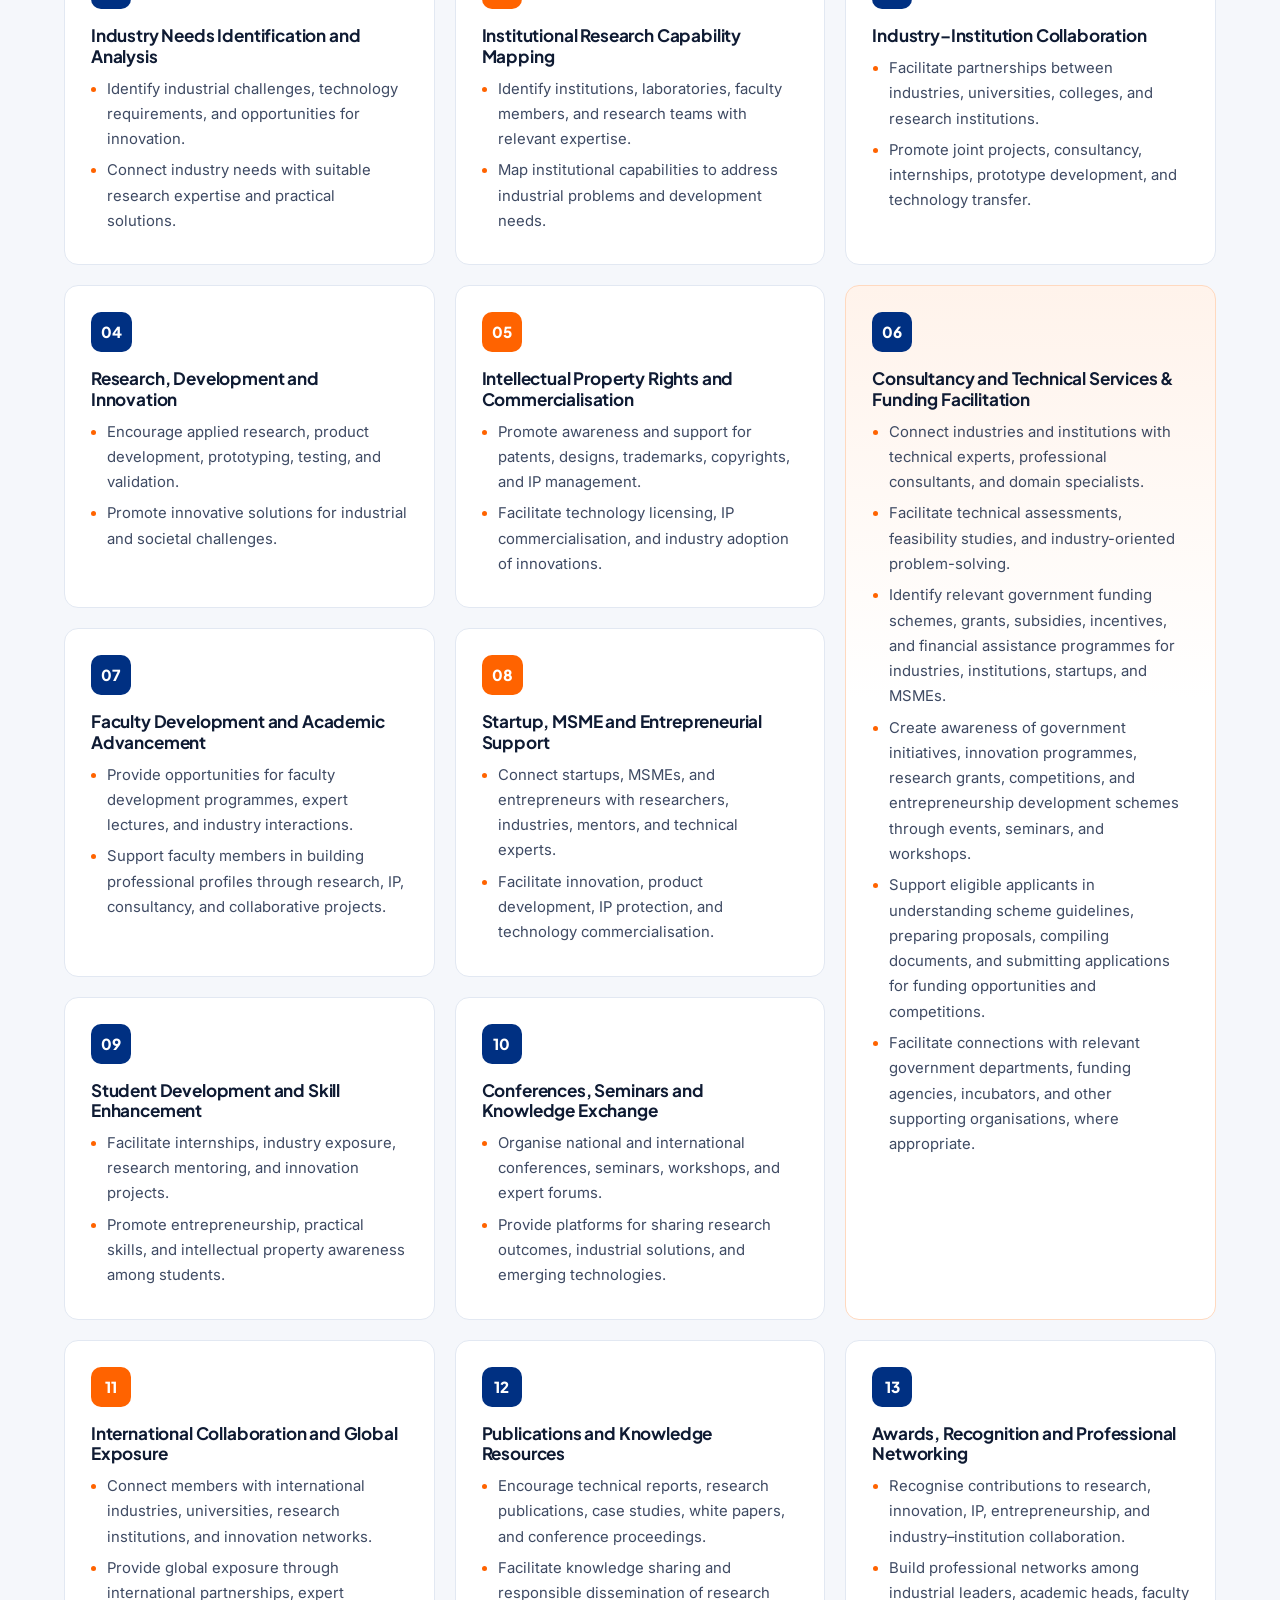
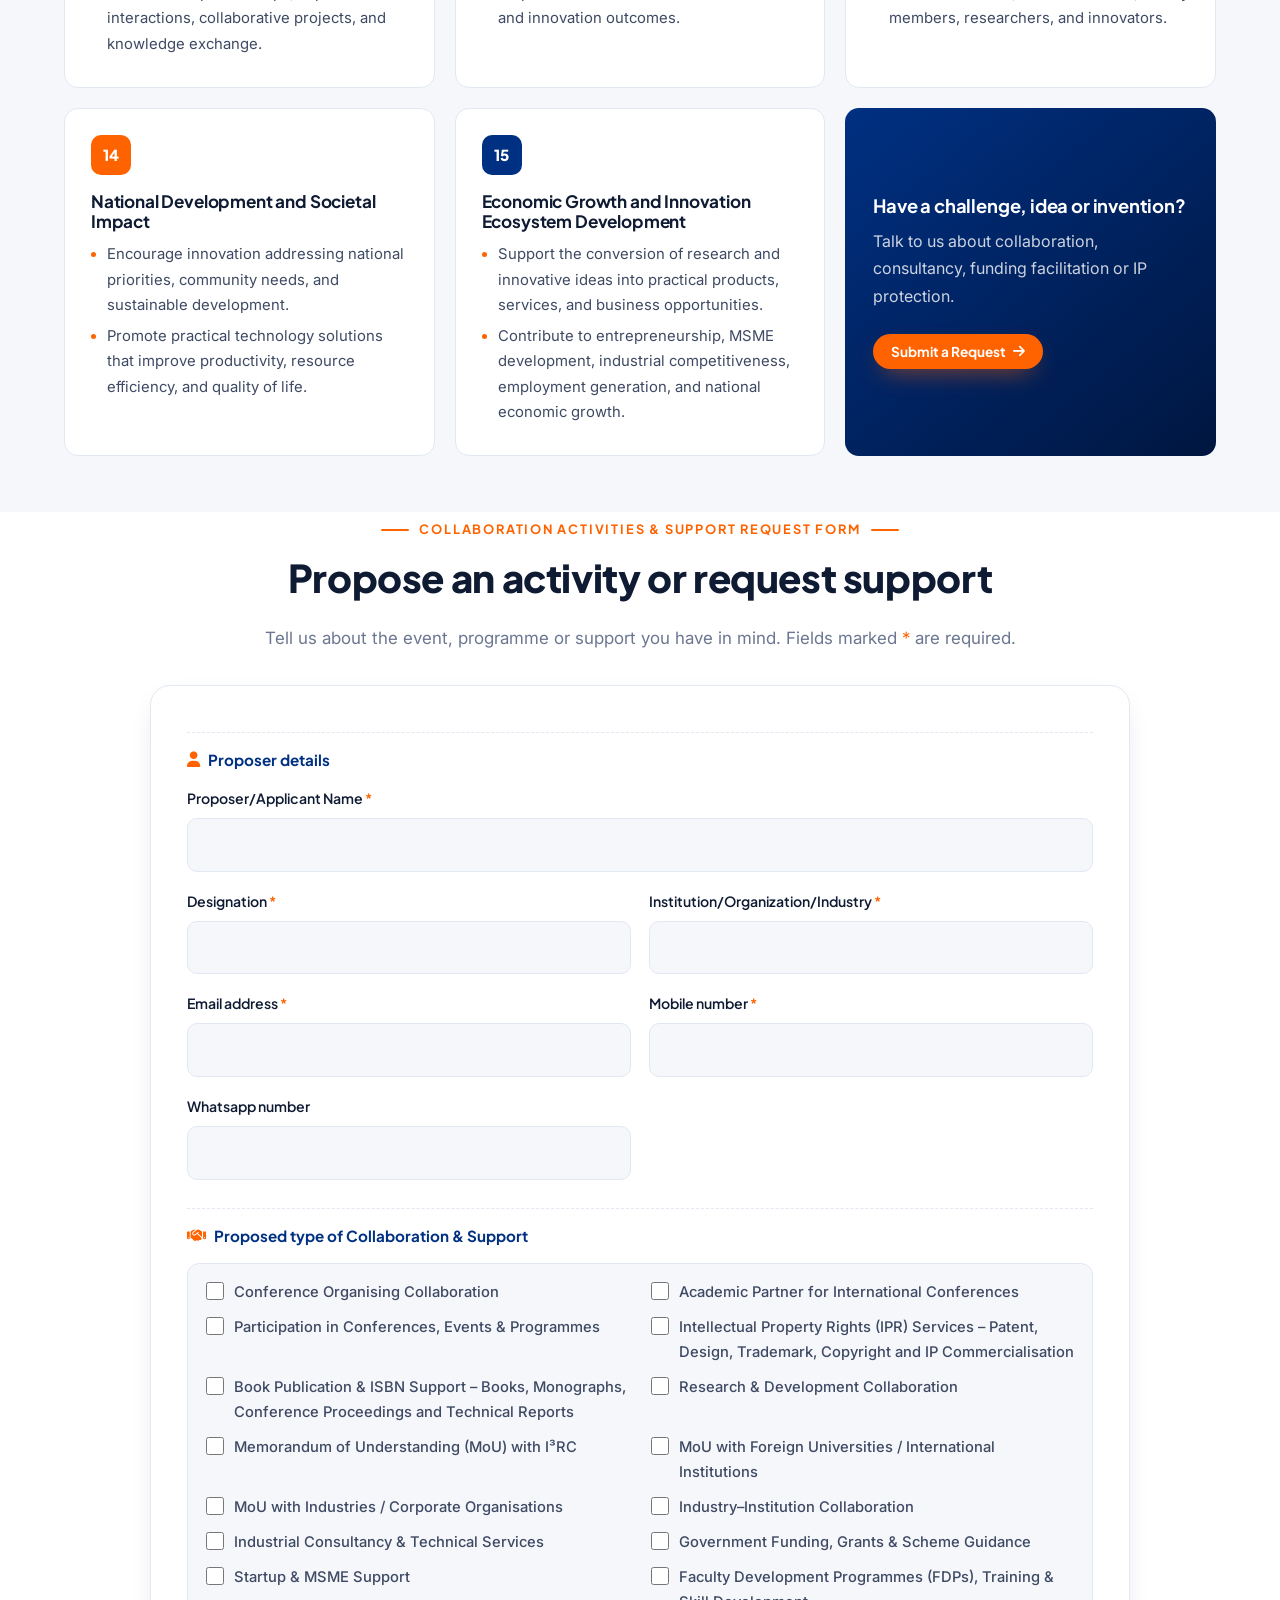
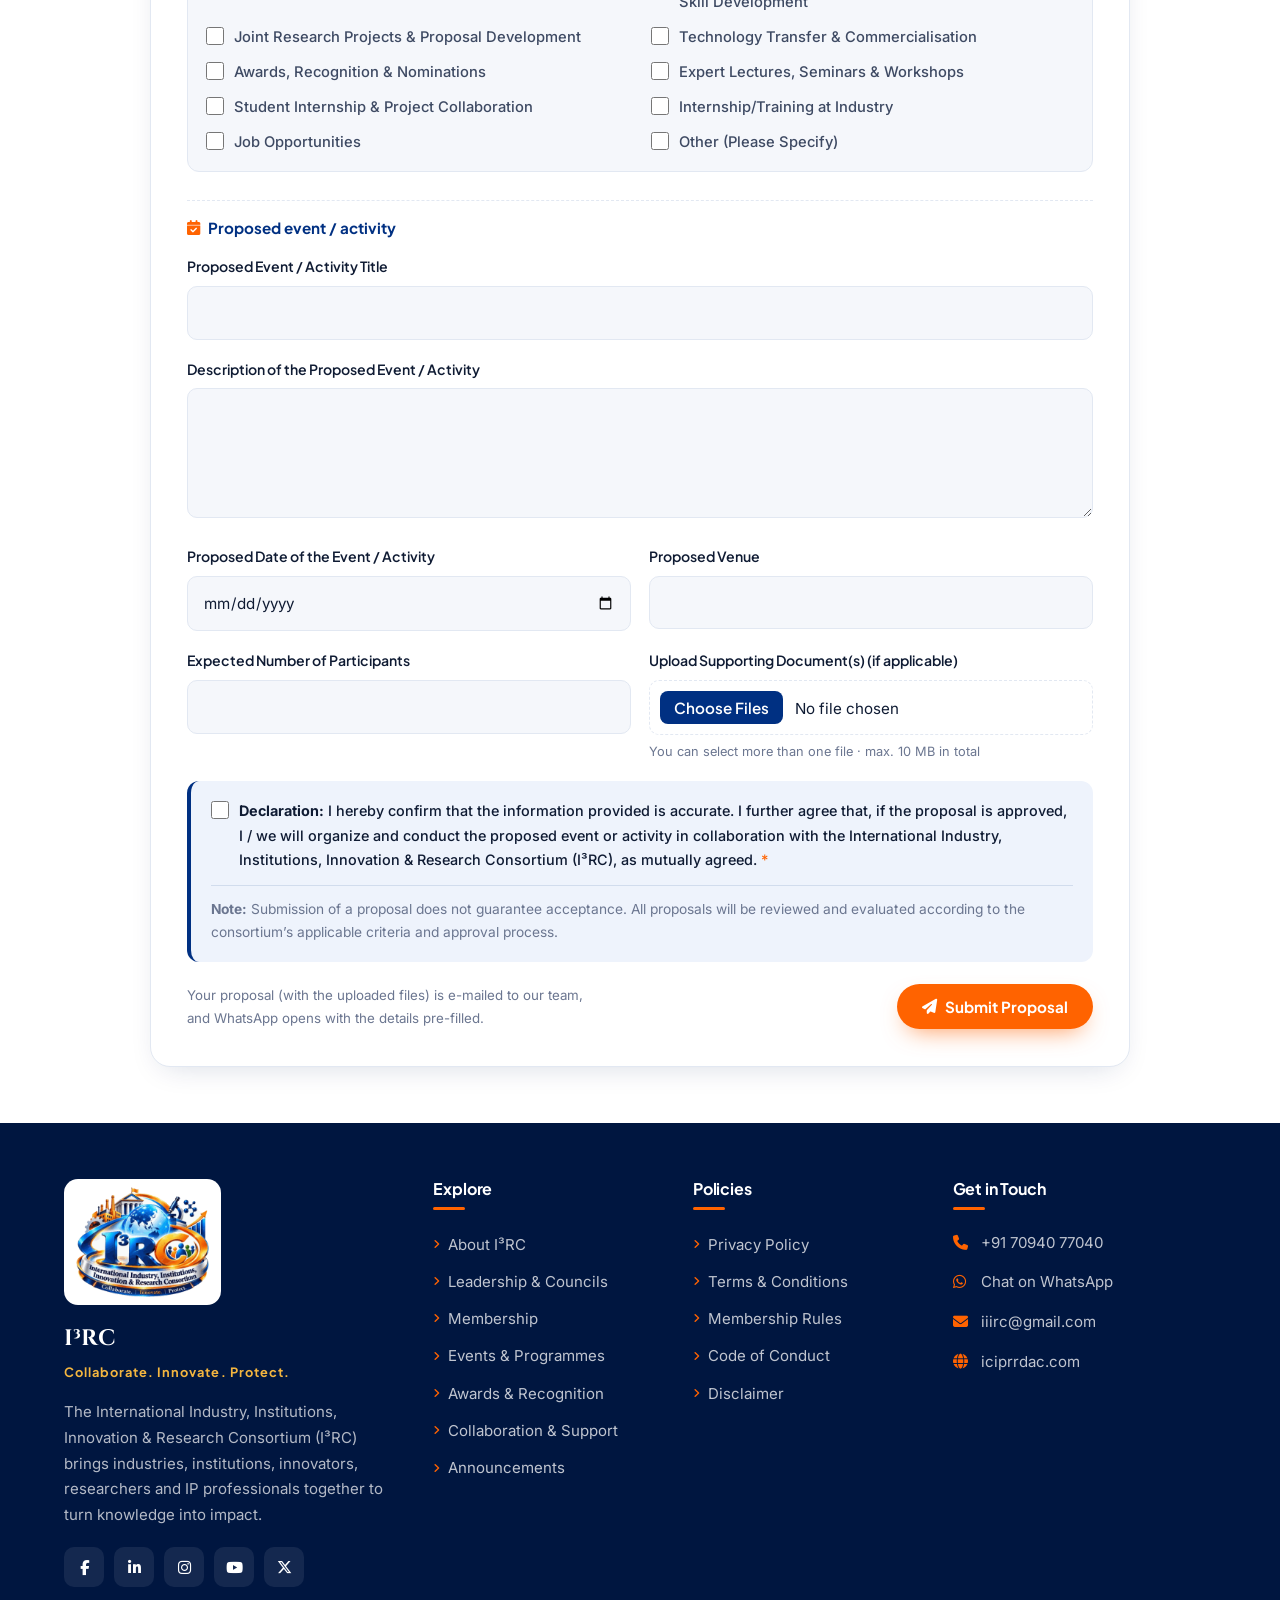
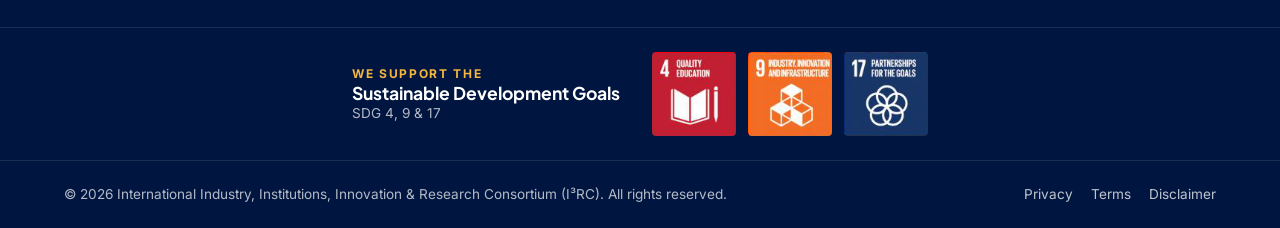
<file: collaboration.html>
<!doctype html>
<html lang="en">
<head>
  <meta charset="utf-8">
  <meta name="viewport" content="width=device-width, initial-scale=1">
  <title>Collaboration &amp; Support | I³RC</title>
  <meta name="description" content="Collaborate with I³RC: our collaborative community, activities of I³RC, and the Collaboration Activities &amp; Support Request Form.">
  <meta name="theme-color" content="#003082">
  <link rel="icon" type="image/png" href="assets/img/favicon.png">
  <link rel="preconnect" href="https://fonts.googleapis.com">
  <link rel="preconnect" href="https://fonts.gstatic.com" crossorigin>
  <link href="https://fonts.googleapis.com/css2?family=Cinzel:wght@600;700&family=Inter:wght@400;500;600;700&family=Plus+Jakarta+Sans:wght@600;700;800&display=swap" rel="stylesheet">
  <link rel="stylesheet" href="https://cdnjs.cloudflare.com/ajax/libs/font-awesome/6.5.1/css/all.min.css">
  <link rel="stylesheet" href="assets/css/style.css">
  <script src="assets/js/main.js" defer></script>
</head>
<body data-page="collaboration">
  <div id="site-header"></div>

  <main id="main">
    <section class="page-hero">
      <div class="container">
        <ol class="breadcrumb"><li><a href="index.html">Home</a></li><li>Collaboration &amp; Support</li></ol>
        <h1>Collaboration &amp; Support</h1>
        <p>Partner with I³RC on conferences, research, IPR services, MoUs, publications, training and more — Collaborate. Innovate. Protect.</p>
      </div>
    </section>

    <nav class="subnav" aria-label="On this page">
      <div class="container">
        <ul>
          <li><a href="#community">Our Collaborative Community</a></li>
          <li><a href="#activities">Activities of I³RC</a></li>
          <li><a href="#request-form">Collaboration Activities &amp; Support Request Form</a></li>
        </ul>
      </div>
    </nav>

    <!-- Community -->
    <section class="section anchor-block" id="community">
      <div class="container">
        <div class="section-head reveal">
          <span class="eyebrow">Our Collaborative Community</span>
          <h2>I³RC brings together a diverse network of</h2>
        </div>
        <div class="community-grid">
          <div class="community-item reveal"><i class="fa-solid fa-industry"></i><div><h4>Industries and Corporates</h4><p>Companies, industrial leaders, technology developers, and business professionals.</p></div></div>
          <div class="community-item reveal"><i class="fa-solid fa-building-columns"></i><div><h4>Educational and Research Institutions</h4><p>Universities, colleges, research centres, and academic organisations.</p></div></div>
          <div class="community-item reveal"><i class="fa-solid fa-chalkboard-user"></i><div><h4>Faculty Members and Academic Leaders</h4><p>Principals, deans, heads of departments, professors, and academic administrators.</p></div></div>
          <div class="community-item reveal"><i class="fa-solid fa-rocket"></i><div><h4>Startups and Entrepreneurs</h4><p>Founders, innovators, technology entrepreneurs, and emerging businesses.</p></div></div>
          <div class="community-item reveal"><i class="fa-solid fa-store"></i><div><h4>MSMEs and Business Owners</h4><p>Micro, small, and medium enterprises seeking innovation, technology, and growth opportunities.</p></div></div>
          <div class="community-item reveal"><i class="fa-solid fa-flask-vial"></i><div><h4>Research and Development Professionals</h4><p>Scientists, engineers, R&amp;D teams, and technology developers.</p></div></div>
          <div class="community-item reveal"><i class="fa-solid fa-scale-balanced"></i><div><h4>Intellectual Property Professionals</h4><p>Patent agents, IP practitioners, technology-transfer professionals, and innovation advisors.</p></div></div>
        </div>
      </div>
    </section>

    <!-- Activities -->
    <section class="section section-soft anchor-block" id="activities">
      <div class="container">
        <div class="section-head center reveal">
          <span class="eyebrow">Activities of I³RC</span>
          <h2>Areas of work</h2>
          <p>Collaborate. Innovate. Protect. — from identifying industrial challenges to building a thriving innovation economy.</p>
        </div>
        <div class="activity-grid">
          <article class="activity reveal"><span class="act-no">01</span><h3>Industry Needs Identification and Analysis</h3><ul><li>Identify industrial challenges, technology requirements, and opportunities for innovation.</li><li>Connect industry needs with suitable research expertise and practical solutions.</li></ul></article>
          <article class="activity reveal"><span class="act-no">02</span><h3>Institutional Research Capability Mapping</h3><ul><li>Identify institutions, laboratories, faculty members, and research teams with relevant expertise.</li><li>Map institutional capabilities to address industrial problems and development needs.</li></ul></article>
          <article class="activity reveal"><span class="act-no">03</span><h3>Industry–Institution Collaboration</h3><ul><li>Facilitate partnerships between industries, universities, colleges, and research institutions.</li><li>Promote joint projects, consultancy, internships, prototype development, and technology transfer.</li></ul></article>
          <article class="activity reveal"><span class="act-no">04</span><h3>Research, Development and Innovation</h3><ul><li>Encourage applied research, product development, prototyping, testing, and validation.</li><li>Promote innovative solutions for industrial and societal challenges.</li></ul></article>
          <article class="activity reveal"><span class="act-no">05</span><h3>Intellectual Property Rights and Commercialisation</h3><ul><li>Promote awareness and support for patents, designs, trademarks, copyrights, and IP management.</li><li>Facilitate technology licensing, IP commercialisation, and industry adoption of innovations.</li></ul></article>
          <article class="activity tall reveal"><span class="act-no">06</span><h3>Consultancy and Technical Services &amp; Funding Facilitation</h3><ul><li>Connect industries and institutions with technical experts, professional consultants, and domain specialists.</li><li>Facilitate technical assessments, feasibility studies, and industry-oriented problem-solving.</li><li>Identify relevant government funding schemes, grants, subsidies, incentives, and financial assistance programmes for industries, institutions, startups, and MSMEs.</li><li>Create awareness of government initiatives, innovation programmes, research grants, competitions, and entrepreneurship development schemes through events, seminars, and workshops.</li><li>Support eligible applicants in understanding scheme guidelines, preparing proposals, compiling documents, and submitting applications for funding opportunities and competitions.</li><li>Facilitate connections with relevant government departments, funding agencies, incubators, and other supporting organisations, where appropriate.</li></ul></article>
          <article class="activity reveal"><span class="act-no">07</span><h3>Faculty Development and Academic Advancement</h3><ul><li>Provide opportunities for faculty development programmes, expert lectures, and industry interactions.</li><li>Support faculty members in building professional profiles through research, IP, consultancy, and collaborative projects.</li></ul></article>
          <article class="activity reveal"><span class="act-no">08</span><h3>Startup, MSME and Entrepreneurial Support</h3><ul><li>Connect startups, MSMEs, and entrepreneurs with researchers, industries, mentors, and technical experts.</li><li>Facilitate innovation, product development, IP protection, and technology commercialisation.</li></ul></article>
          <article class="activity reveal"><span class="act-no">09</span><h3>Student Development and Skill Enhancement</h3><ul><li>Facilitate internships, industry exposure, research mentoring, and innovation projects.</li><li>Promote entrepreneurship, practical skills, and intellectual property awareness among students.</li></ul></article>
          <article class="activity reveal"><span class="act-no">10</span><h3>Conferences, Seminars and Knowledge Exchange</h3><ul><li>Organise national and international conferences, seminars, workshops, and expert forums.</li><li>Provide platforms for sharing research outcomes, industrial solutions, and emerging technologies.</li></ul></article>
          <article class="activity reveal"><span class="act-no">11</span><h3>International Collaboration and Global Exposure</h3><ul><li>Connect members with international industries, universities, research institutions, and innovation networks.</li><li>Provide global exposure through international partnerships, expert interactions, collaborative projects, and knowledge exchange.</li></ul></article>
          <article class="activity reveal"><span class="act-no">12</span><h3>Publications and Knowledge Resources</h3><ul><li>Encourage technical reports, research publications, case studies, white papers, and conference proceedings.</li><li>Facilitate knowledge sharing and responsible dissemination of research and innovation outcomes.</li></ul></article>
          <article class="activity reveal"><span class="act-no">13</span><h3>Awards, Recognition and Professional Networking</h3><ul><li>Recognise contributions to research, innovation, IP, entrepreneurship, and industry–institution collaboration.</li><li>Build professional networks among industrial leaders, academic heads, faculty members, researchers, and innovators.</li></ul></article>
          <article class="activity reveal"><span class="act-no">14</span><h3>National Development and Societal Impact</h3><ul><li>Encourage innovation addressing national priorities, community needs, and sustainable development.</li><li>Promote practical technology solutions that improve productivity, resource efficiency, and quality of life.</li></ul></article>
          <article class="activity reveal"><span class="act-no">15</span><h3>Economic Growth and Innovation Ecosystem Development</h3><ul><li>Support the conversion of research and innovative ideas into practical products, services, and business opportunities.</li><li>Contribute to entrepreneurship, MSME development, industrial competitiveness, employment generation, and national economic growth.</li></ul></article>
          <div class="activity-cta reveal"><h3>Have a challenge, idea or invention?</h3><p>Talk to us about collaboration, consultancy, funding facilitation or IP protection.</p><a class="btn btn-primary btn-sm" href="#request-form">Submit a Request <i class="fa-solid fa-arrow-right"></i></a></div>
        </div>
      </div>
    </section>

    <!-- Request form -->
    <section class="section anchor-block" id="request-form">
      <div class="container">
        <div class="section-head center reveal">
          <span class="eyebrow">Collaboration Activities &amp; Support Request Form</span>
          <h2>Propose an activity or request support</h2>
          <p>Tell us about the event, programme or support you have in mind. Fields marked <span class="text-orange">*</span> are required.</p>
        </div>
        <div class="form-card reveal" style="max-width:980px;margin:0 auto">
          <form data-form="collaboration" data-title="I3RC Collaboration Activities & Support Request" novalidate>
            <div class="form-grid">
              <div class="form-section"><i class="fa-solid fa-user"></i> Proposer details</div>
              <div class="field full"><label for="k-name">Proposer/Applicant Name <span class="req">*</span></label><input id="k-name" type="text" autocomplete="name" required></div>
              <div class="field"><label for="k-desig">Designation <span class="req">*</span></label><input id="k-desig" type="text" autocomplete="organization-title" required></div>
              <div class="field"><label for="k-org">Institution/Organization/Industry <span class="req">*</span></label><input id="k-org" type="text" autocomplete="organization" required></div>
              <div class="field"><label for="k-email">Email address <span class="req">*</span></label><input id="k-email" name="email" type="email" autocomplete="email" required></div>
              <div class="field"><label for="k-mobile">Mobile number <span class="req">*</span></label><input id="k-mobile" type="tel" autocomplete="tel" required></div>
              <div class="field"><label for="k-wa">Whatsapp number</label><input id="k-wa" type="tel"></div>

              <div class="form-section"><i class="fa-solid fa-handshake"></i> Proposed type of Collaboration &amp; Support</div>
              <div class="field full">
                <div class="check-grid" data-group="Proposed type of Collaboration &amp; Support" data-required aria-label="Proposed type of Collaboration and Support">
                  <label><input type="checkbox" value="Conference Organising Collaboration"> Conference Organising Collaboration</label>
                  <label><input type="checkbox" value="Academic Partner for International Conferences"> Academic Partner for International Conferences</label>
                  <label><input type="checkbox" value="Participation in Conferences, Events & Programmes"> Participation in Conferences, Events &amp; Programmes</label>
                  <label><input type="checkbox" value="Intellectual Property Rights (IPR) Services – Patent, Design, Trademark, Copyright and IP Commercialisation"> Intellectual Property Rights (IPR) Services – Patent, Design, Trademark, Copyright and IP Commercialisation</label>
                  <label><input type="checkbox" value="Book Publication & ISBN Support – Books, Monographs, Conference Proceedings and Technical Reports"> Book Publication &amp; ISBN Support – Books, Monographs, Conference Proceedings and Technical Reports</label>
                  <label><input type="checkbox" value="Research & Development Collaboration"> Research &amp; Development Collaboration</label>
                  <label><input type="checkbox" value="Memorandum of Understanding (MoU) with I³RC"> Memorandum of Understanding (MoU) with I³RC</label>
                  <label><input type="checkbox" value="MoU with Foreign Universities / International Institutions"> MoU with Foreign Universities / International Institutions</label>
                  <label><input type="checkbox" value="MoU with Industries / Corporate Organisations"> MoU with Industries / Corporate Organisations</label>
                  <label><input type="checkbox" value="Industry–Institution Collaboration"> Industry–Institution Collaboration</label>
                  <label><input type="checkbox" value="Industrial Consultancy & Technical Services"> Industrial Consultancy &amp; Technical Services</label>
                  <label><input type="checkbox" value="Government Funding, Grants & Scheme Guidance"> Government Funding, Grants &amp; Scheme Guidance</label>
                  <label><input type="checkbox" value="Startup & MSME Support"> Startup &amp; MSME Support</label>
                  <label><input type="checkbox" value="Faculty Development Programmes (FDPs), Training & Skill Development"> Faculty Development Programmes (FDPs), Training &amp; Skill Development</label>
                  <label><input type="checkbox" value="Joint Research Projects & Proposal Development"> Joint Research Projects &amp; Proposal Development</label>
                  <label><input type="checkbox" value="Technology Transfer & Commercialisation"> Technology Transfer &amp; Commercialisation</label>
                  <label><input type="checkbox" value="Awards, Recognition & Nominations"> Awards, Recognition &amp; Nominations</label>
                  <label><input type="checkbox" value="Expert Lectures, Seminars & Workshops"> Expert Lectures, Seminars &amp; Workshops</label>
                  <label><input type="checkbox" value="Student Internship & Project Collaboration"> Student Internship &amp; Project Collaboration</label>
                  <label><input type="checkbox" value="Internship/Training at Industry"> Internship/Training at Industry</label>
                  <label><input type="checkbox" value="Job Opportunities"> Job Opportunities</label>
                  <label><input type="checkbox" id="k-type-other" value="Other"> Other (Please Specify)</label>
                </div>
              </div>
              <div class="field full" data-show-if="#k-type-other:checked" hidden><label for="k-other">Other – please specify <span class="req">*</span></label><input id="k-other" type="text" required></div>

              <div class="form-section"><i class="fa-solid fa-calendar-check"></i> Proposed event / activity</div>
              <div class="field full"><label for="k-title">Proposed Event / Activity Title</label><input id="k-title" type="text"></div>
              <div class="field full"><label for="k-desc">Description of the Proposed Event / Activity</label><textarea id="k-desc"></textarea></div>
              <div class="field"><label for="k-date">Proposed Date of the Event / Activity</label><input id="k-date" type="date"></div>
              <div class="field"><label for="k-venue">Proposed Venue</label><input id="k-venue" type="text"></div>
              <div class="field"><label for="k-count">Expected Number of Participants</label><input id="k-count" type="number" min="1" inputmode="numeric"></div>
              <div class="field"><label for="k-docs">Upload Supporting Document(s) (if applicable)</label><input id="k-docs" name="Supporting Documents" type="file" accept=".pdf,.doc,.docx,.ppt,.pptx,.jpg,.jpeg,.png,.zip" multiple><span class="hint">You can select more than one file · max. 10 MB in total</span></div>

              <div class="declaration">
                <label class="check"><input type="checkbox" name="Declaration" value="Accepted" required> <span><strong>Declaration:</strong> I hereby confirm that the information provided is accurate. I further agree that, if the proposal is approved, I / we will organize and conduct the proposed event or activity in collaboration with the International Industry, Institutions, Innovation &amp; Research Consortium (I³RC), as mutually agreed. <span class="req text-orange">*</span></span></label>
                <p class="form-note"><strong>Note:</strong> Submission of a proposal does not guarantee acceptance. All proposals will be reviewed and evaluated according to the consortium’s applicable criteria and approval process.</p>
              </div>
            </div>
            <div class="form-foot">
              <small>Your proposal (with the uploaded files) is e-mailed to our team, and WhatsApp opens with the details pre-filled.</small>
              <button class="btn btn-primary" type="submit"><i class="fa-solid fa-paper-plane"></i> Submit Proposal</button>
            </div>
            <div class="form-status" role="status" aria-live="polite"></div>
            <template class="form-thanks"><strong>Thank You!</strong> Your Proposal / Request for Collaborative Activities has been submitted successfully. Our team will review your submission and update you regarding the next steps within <strong>7 working days</strong>. For queries, please contact: <a href="tel:+917094077040"><strong>+91 70940 77040</strong></a>. Thank you for your interest in collaborative activities with I³RC.</template>
          </form>
        </div>
      </div>
    </section>
  </main>

  <div id="site-footer"></div>
</body>
</html>
</file>
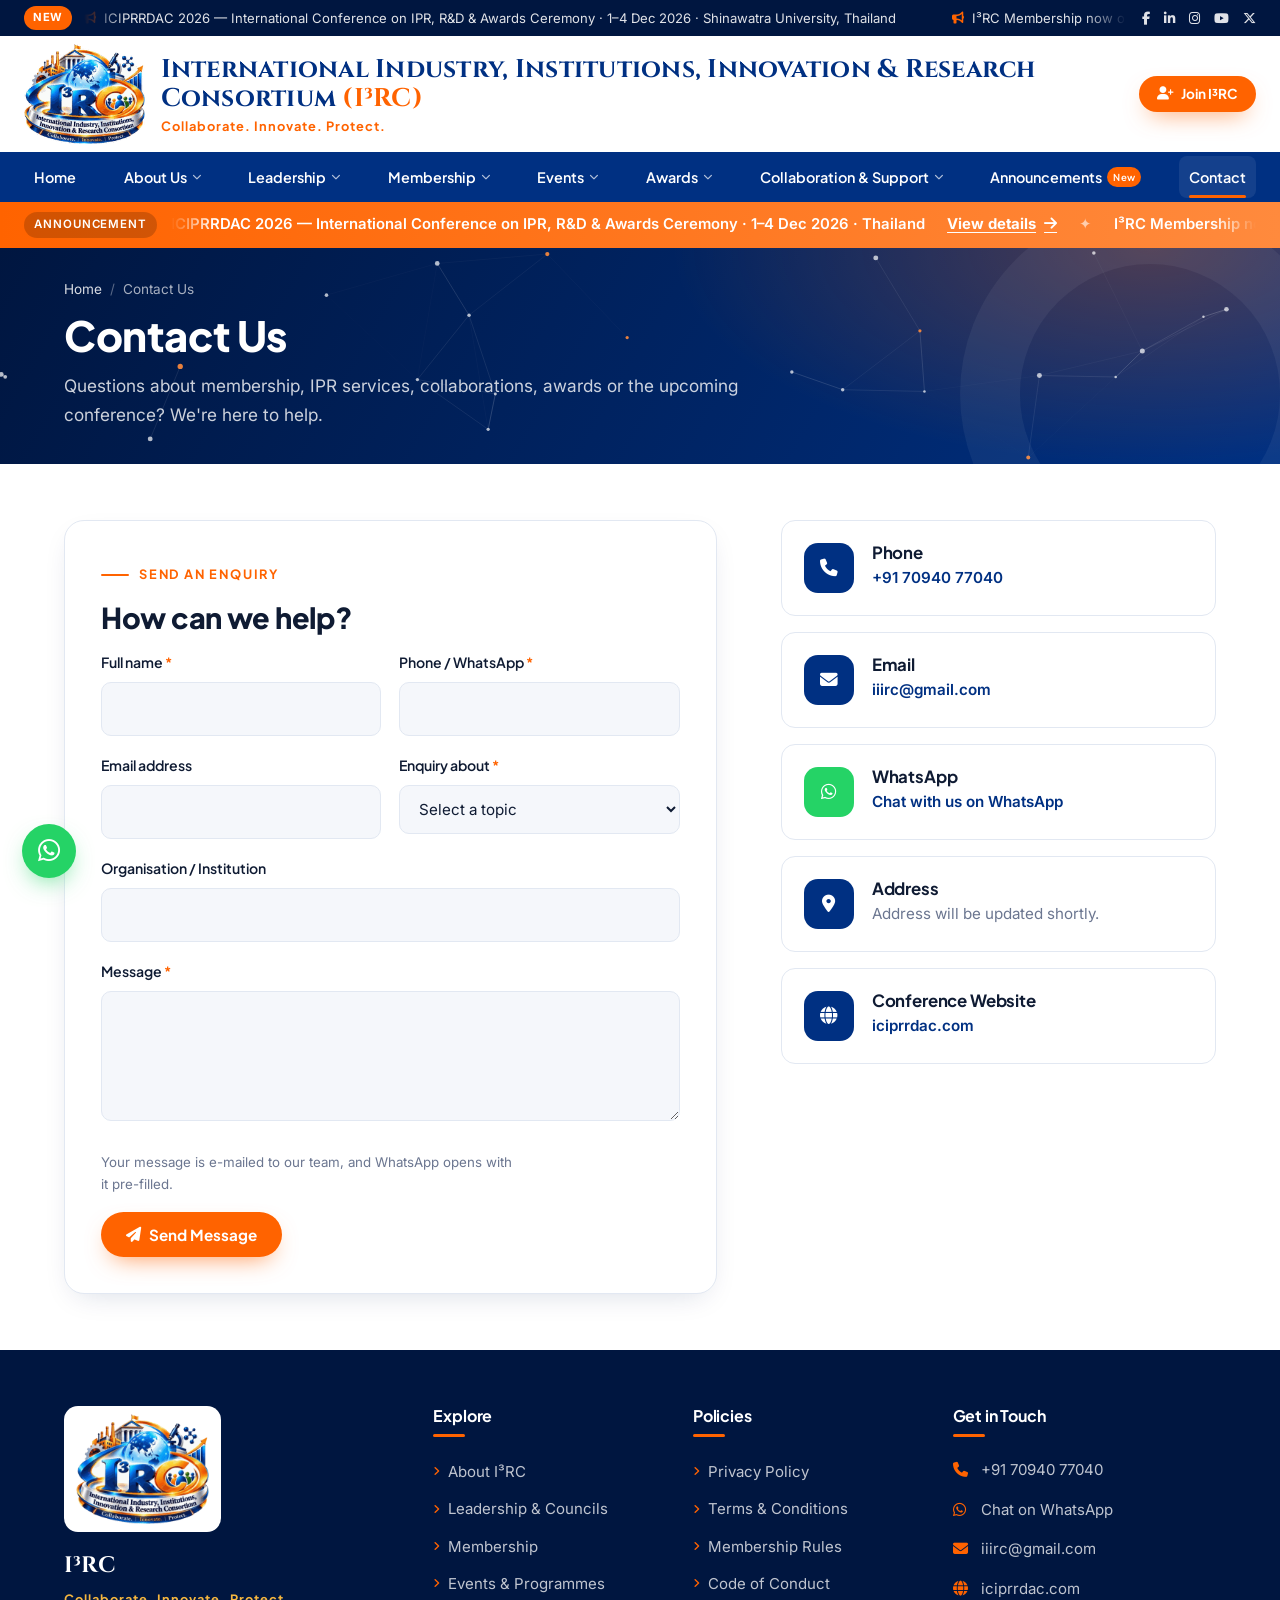
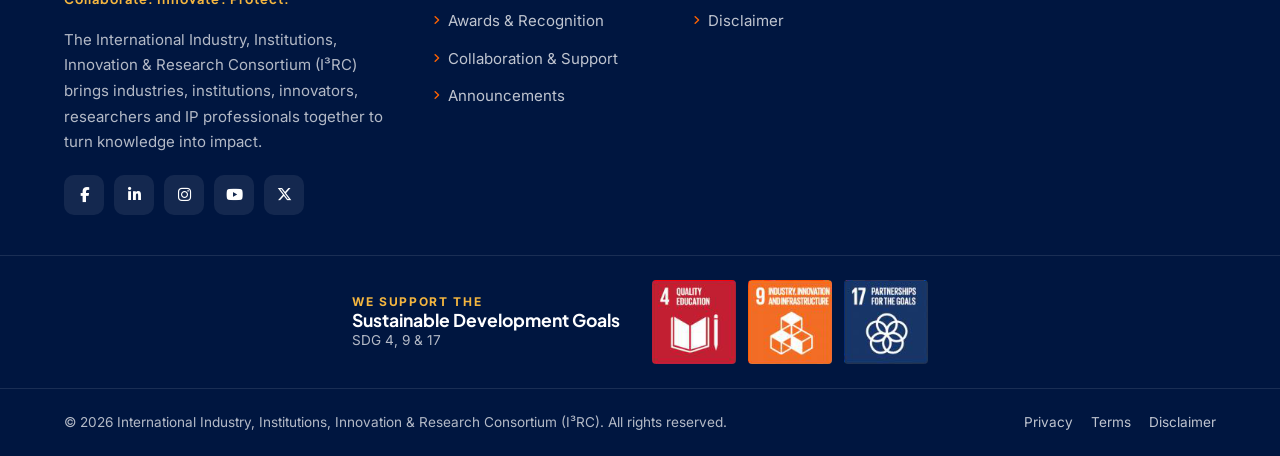
<file: contact.html>
<!doctype html>
<html lang="en">
<head>
  <meta charset="utf-8">
  <meta name="viewport" content="width=device-width, initial-scale=1">
  <title>Contact Us | I³RC</title>
  <meta name="description" content="Contact I³RC for membership, IPR services, collaborations, awards and conference enquiries.">
  <meta name="theme-color" content="#003082">
  <link rel="icon" type="image/png" href="assets/img/favicon.png">
  <link rel="preconnect" href="https://fonts.googleapis.com">
  <link rel="preconnect" href="https://fonts.gstatic.com" crossorigin>
  <link href="https://fonts.googleapis.com/css2?family=Cinzel:wght@600;700&family=Inter:wght@400;500;600;700&family=Plus+Jakarta+Sans:wght@600;700;800&display=swap" rel="stylesheet">
  <link rel="stylesheet" href="https://cdnjs.cloudflare.com/ajax/libs/font-awesome/6.5.1/css/all.min.css">
  <link rel="stylesheet" href="assets/css/style.css">
  <script src="assets/js/main.js" defer></script>
</head>
<body data-page="contact">
  <div id="site-header"></div>

  <main id="main">
    <section class="page-hero">
      <div class="container">
        <ol class="breadcrumb"><li><a href="index.html">Home</a></li><li>Contact Us</li></ol>
        <h1>Contact Us</h1>
        <p>Questions about membership, IPR services, collaborations, awards or the upcoming conference? We're here to help.</p>
      </div>
    </section>

    <section class="section">
      <div class="container split split-wide" style="align-items:start">
        <div class="form-card reveal">
          <span class="eyebrow">Send an Enquiry</span>
          <h2 style="font-size:1.8rem">How can we help?</h2>
          <form data-form="contact" data-title="Website Enquiry" novalidate>
            <div class="form-grid">
              <div class="field"><label for="c-name">Full name <span class="req">*</span></label><input id="c-name" type="text" autocomplete="name" required></div>
              <div class="field"><label for="c-phone">Phone / WhatsApp <span class="req">*</span></label><input id="c-phone" type="tel" autocomplete="tel" required></div>
              <div class="field"><label for="c-email">Email address</label><input id="c-email" name="email" type="email" autocomplete="email"></div>
              <div class="field"><label for="c-topic">Enquiry about <span class="req">*</span></label>
                <select id="c-topic" required>
                  <option value="">Select a topic</option>
                  <option>IPR Services (Patent / Design / Trademark / Copyright)</option>
                  <option>Membership</option>
                  <option>ICIPRRDAC 2026 Conference</option>
                  <option>Awards &amp; Nominations</option>
                  <option>Collaboration Activities &amp; Support</option>
                  <option>Industry–Institution Collaboration</option>
                  <option>Funding Schemes &amp; Consultancy</option>
                  <option>Training / Seminars / Workshops</option>
                  <option>Publications</option>
                  <option>Other</option>
                </select>
              </div>
              <div class="field full"><label for="c-org">Organisation / Institution</label><input id="c-org" type="text" autocomplete="organization"></div>
              <div class="field full"><label for="c-msg">Message <span class="req">*</span></label><textarea id="c-msg" required></textarea></div>
            </div>
            <div class="form-foot">
              <small>Your message is e-mailed to our team, and WhatsApp opens with it pre-filled.</small>
              <button class="btn btn-primary" type="submit"><i class="fa-solid fa-paper-plane"></i> Send Message</button>
            </div>
            <div class="form-status" role="status" aria-live="polite"></div>
          </form>
        </div>

        <div class="contact-info reveal">
          <div class="contact-tile"><i class="fa-solid fa-phone"></i><div><h4>Phone</h4><p><a href="tel:+917094077040" data-phone>+91 70940 77040</a></p></div></div>
          <div class="contact-tile"><i class="fa-solid fa-envelope"></i><div><h4>Email</h4><p><a href="mailto:iiirc@gmail.com" data-email>iiirc@gmail.com</a></p></div></div>
          <div class="contact-tile"><i class="fa-brands fa-whatsapp" style="background:#25d366"></i><div><h4>WhatsApp</h4><p><a href="https://wa.me/919894407323" target="_blank" rel="noopener">Chat with us on WhatsApp</a></p></div></div>
          <!-- Address: set SITE.address in assets/js/main.js and it replaces the text below -->
          <div class="contact-tile"><i class="fa-solid fa-location-dot"></i><div><h4>Address</h4><p data-address>Address will be updated shortly.</p></div></div>
          <div class="contact-tile"><i class="fa-solid fa-globe"></i><div><h4>Conference Website</h4><p><a href="https://iciprrdac.com/" target="_blank" rel="noopener">iciprrdac.com</a></p></div></div>
        </div>
      </div>
    </section>
  </main>

  <div id="site-footer"></div>
</body>
</html>
</file>
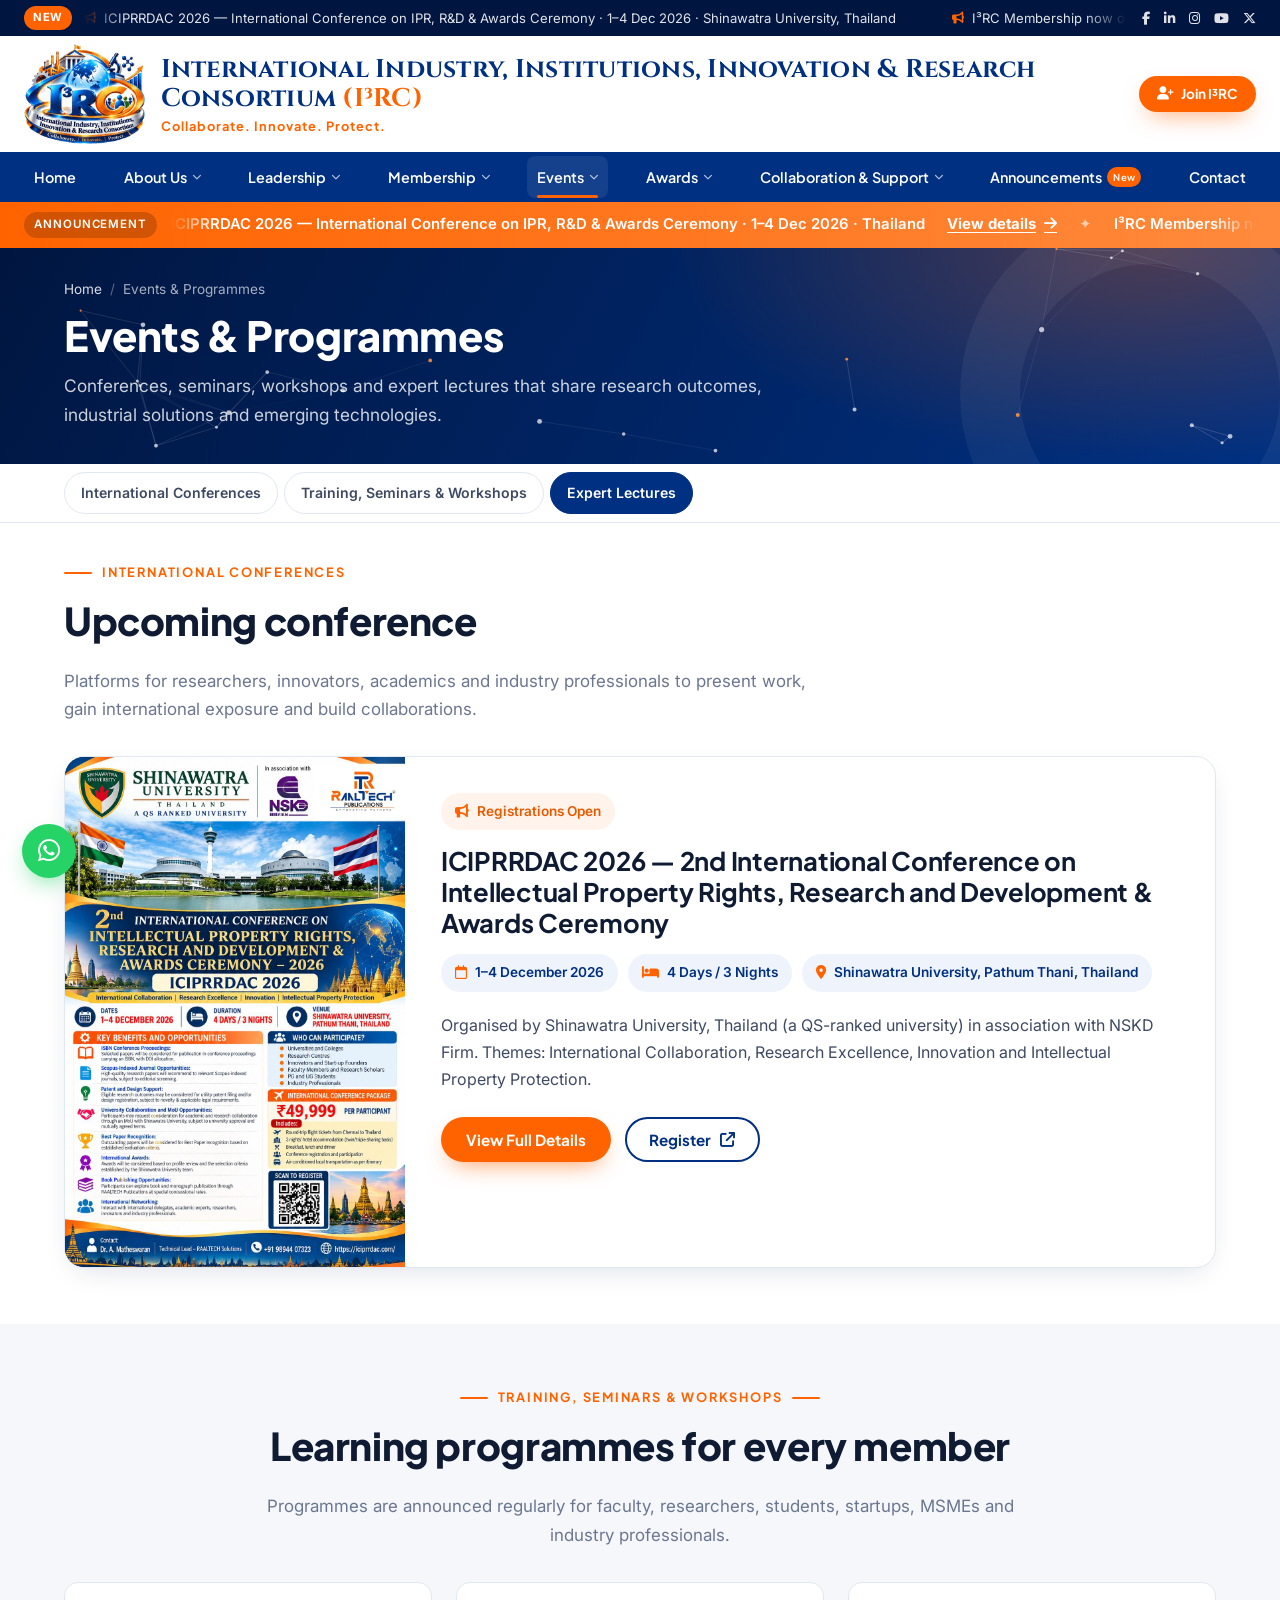
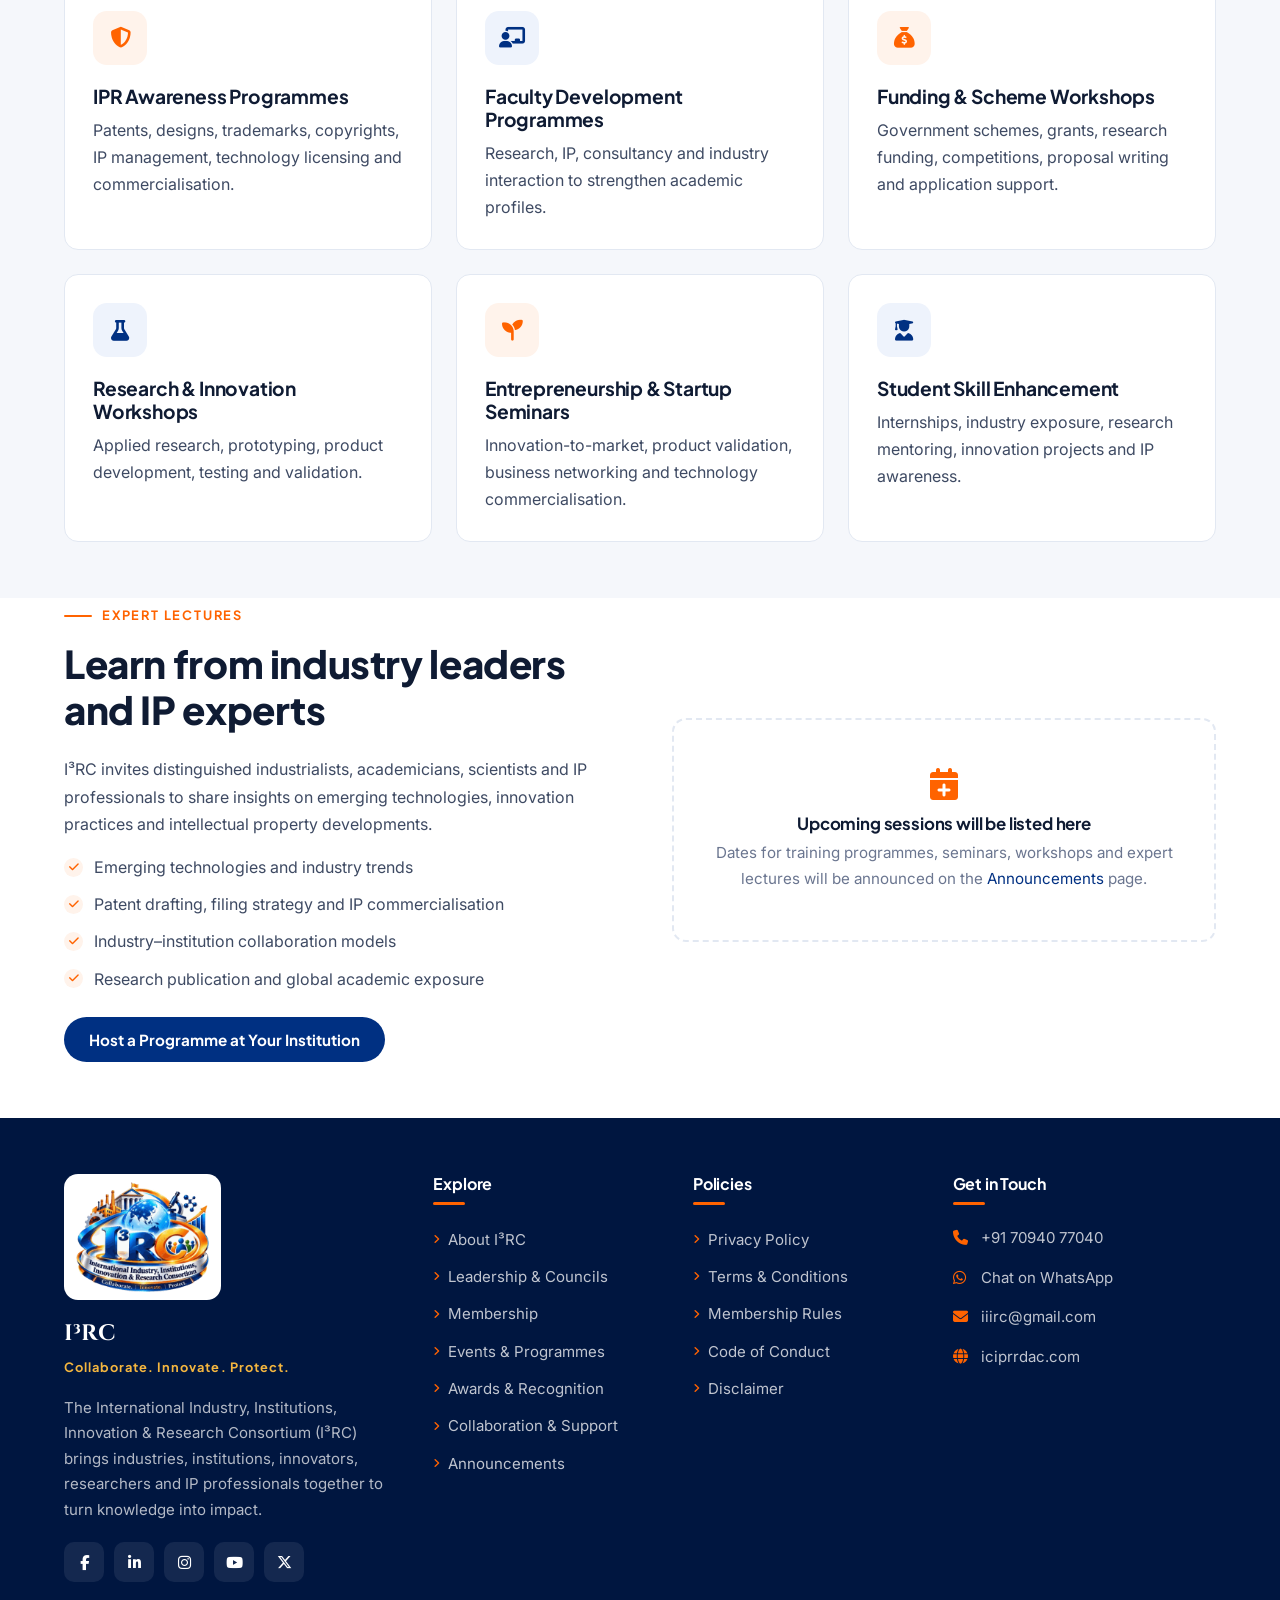
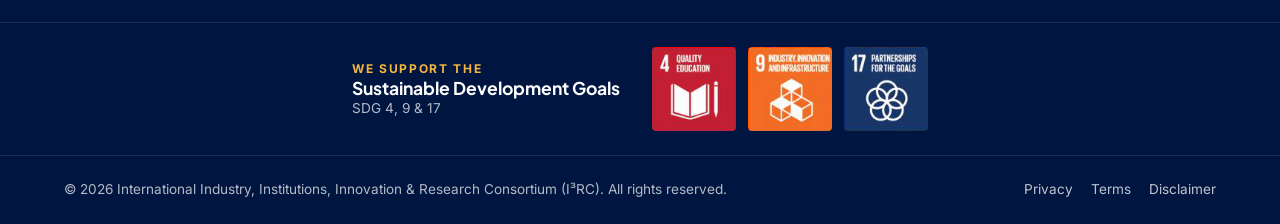
<file: events.html>
<!doctype html>
<html lang="en">
<head>
  <meta charset="utf-8">
  <meta name="viewport" content="width=device-width, initial-scale=1">
  <title>Events &amp; Programmes | I³RC</title>
  <meta name="description" content="International conferences, training programmes, seminars, workshops and expert lectures organised by I³RC.">
  <meta name="theme-color" content="#003082">
  <link rel="icon" type="image/png" href="assets/img/favicon.png">
  <link rel="preconnect" href="https://fonts.googleapis.com">
  <link rel="preconnect" href="https://fonts.gstatic.com" crossorigin>
  <link href="https://fonts.googleapis.com/css2?family=Cinzel:wght@600;700&family=Inter:wght@400;500;600;700&family=Plus+Jakarta+Sans:wght@600;700;800&display=swap" rel="stylesheet">
  <link rel="stylesheet" href="https://cdnjs.cloudflare.com/ajax/libs/font-awesome/6.5.1/css/all.min.css">
  <link rel="stylesheet" href="assets/css/style.css">
  <script src="assets/js/main.js" defer></script>
</head>
<body data-page="events">
  <div id="site-header"></div>

  <main id="main">
    <section class="page-hero">
      <div class="container">
        <ol class="breadcrumb"><li><a href="index.html">Home</a></li><li>Events &amp; Programmes</li></ol>
        <h1>Events &amp; Programmes</h1>
        <p>Conferences, seminars, workshops and expert lectures that share research outcomes, industrial solutions and emerging technologies.</p>
      </div>
    </section>

    <nav class="subnav" aria-label="On this page">
      <div class="container">
        <ul>
          <li><a href="#conferences">International Conferences</a></li>
          <li><a href="#training">Training, Seminars &amp; Workshops</a></li>
          <li><a href="#lectures">Expert Lectures</a></li>
        </ul>
      </div>
    </nav>

    <section class="section anchor-block" id="conferences">
      <div class="container">
        <div class="section-head reveal">
          <span class="eyebrow">International Conferences</span>
          <h2>Upcoming conference</h2>
          <p>Platforms for researchers, innovators, academics and industry professionals to present work, gain international exposure and build collaborations.</p>
        </div>
        <article class="event-card reveal">
          <div class="poster"><img src="assets/img/iciprrdac-2026-poster.jpg" alt="ICIPRRDAC 2026 conference poster" loading="lazy" width="1024" height="1536"></div>
          <div class="body">
            <span class="chip orange"><i class="fa-solid fa-bullhorn"></i> Registrations Open</span>
            <h3 class="mt-2" style="font-size:1.6rem">ICIPRRDAC 2026 — 2nd International Conference on Intellectual Property Rights, Research and Development &amp; Awards Ceremony</h3>
            <div class="meta-row">
              <span class="chip"><i class="fa-regular fa-calendar"></i> 1–4 December 2026</span>
              <span class="chip"><i class="fa-solid fa-bed"></i> 4 Days / 3 Nights</span>
              <span class="chip"><i class="fa-solid fa-location-dot"></i> Shinawatra University, Pathum Thani, Thailand</span>
            </div>
            <p>Organised by Shinawatra University, Thailand (a QS-ranked university) in association with NSKD Firm. Themes: International Collaboration, Research Excellence, Innovation and Intellectual Property Protection.</p>
            <div class="hero-actions mt-3">
              <a class="btn btn-primary" href="announcements.html">View Full Details</a>
              <a class="btn btn-outline" href="https://iciprrdac.com/" target="_blank" rel="noopener">Register <i class="fa-solid fa-arrow-up-right-from-square"></i></a>
            </div>
          </div>
        </article>
      </div>
    </section>

    <section class="section section-soft anchor-block" id="training">
      <div class="container">
        <div class="section-head center reveal">
          <span class="eyebrow">Training, Seminars &amp; Workshops</span>
          <h2>Learning programmes for every member</h2>
          <p>Programmes are announced regularly for faculty, researchers, students, startups, MSMEs and industry professionals.</p>
        </div>
        <div class="grid grid-3">
          <article class="card reveal"><div class="card-icon orange"><i class="fa-solid fa-shield-halved"></i></div><h3>IPR Awareness Programmes</h3><p>Patents, designs, trademarks, copyrights, IP management, technology licensing and commercialisation.</p></article>
          <article class="card reveal"><div class="card-icon"><i class="fa-solid fa-chalkboard-user"></i></div><h3>Faculty Development Programmes</h3><p>Research, IP, consultancy and industry interaction to strengthen academic profiles.</p></article>
          <article class="card reveal"><div class="card-icon orange"><i class="fa-solid fa-sack-dollar"></i></div><h3>Funding &amp; Scheme Workshops</h3><p>Government schemes, grants, research funding, competitions, proposal writing and application support.</p></article>
          <article class="card reveal"><div class="card-icon"><i class="fa-solid fa-flask"></i></div><h3>Research &amp; Innovation Workshops</h3><p>Applied research, prototyping, product development, testing and validation.</p></article>
          <article class="card reveal"><div class="card-icon orange"><i class="fa-solid fa-seedling"></i></div><h3>Entrepreneurship &amp; Startup Seminars</h3><p>Innovation-to-market, product validation, business networking and technology commercialisation.</p></article>
          <article class="card reveal"><div class="card-icon"><i class="fa-solid fa-user-graduate"></i></div><h3>Student Skill Enhancement</h3><p>Internships, industry exposure, research mentoring, innovation projects and IP awareness.</p></article>
        </div>
      </div>
    </section>

    <section class="section anchor-block" id="lectures">
      <div class="container split">
        <div class="reveal">
          <span class="eyebrow">Expert Lectures</span>
          <h2>Learn from industry leaders and IP experts</h2>
          <p>I³RC invites distinguished industrialists, academicians, scientists and IP professionals to share insights on emerging technologies, innovation practices and intellectual property developments.</p>
          <ul class="check-list">
            <li>Emerging technologies and industry trends</li>
            <li>Patent drafting, filing strategy and IP commercialisation</li>
            <li>Industry–institution collaboration models</li>
            <li>Research publication and global academic exposure</li>
          </ul>
          <a class="btn btn-navy mt-3" href="collaboration.html#request-form">Host a Programme at Your Institution</a>
        </div>
        <div class="placeholder reveal">
          <i class="fa-solid fa-calendar-plus"></i>
          <h4>Upcoming sessions will be listed here</h4>
          <p>Dates for training programmes, seminars, workshops and expert lectures will be announced on the <a href="announcements.html">Announcements</a> page.</p>
        </div>
      </div>
    </section>
  </main>

  <div id="site-footer"></div>
</body>
</html>
</file>
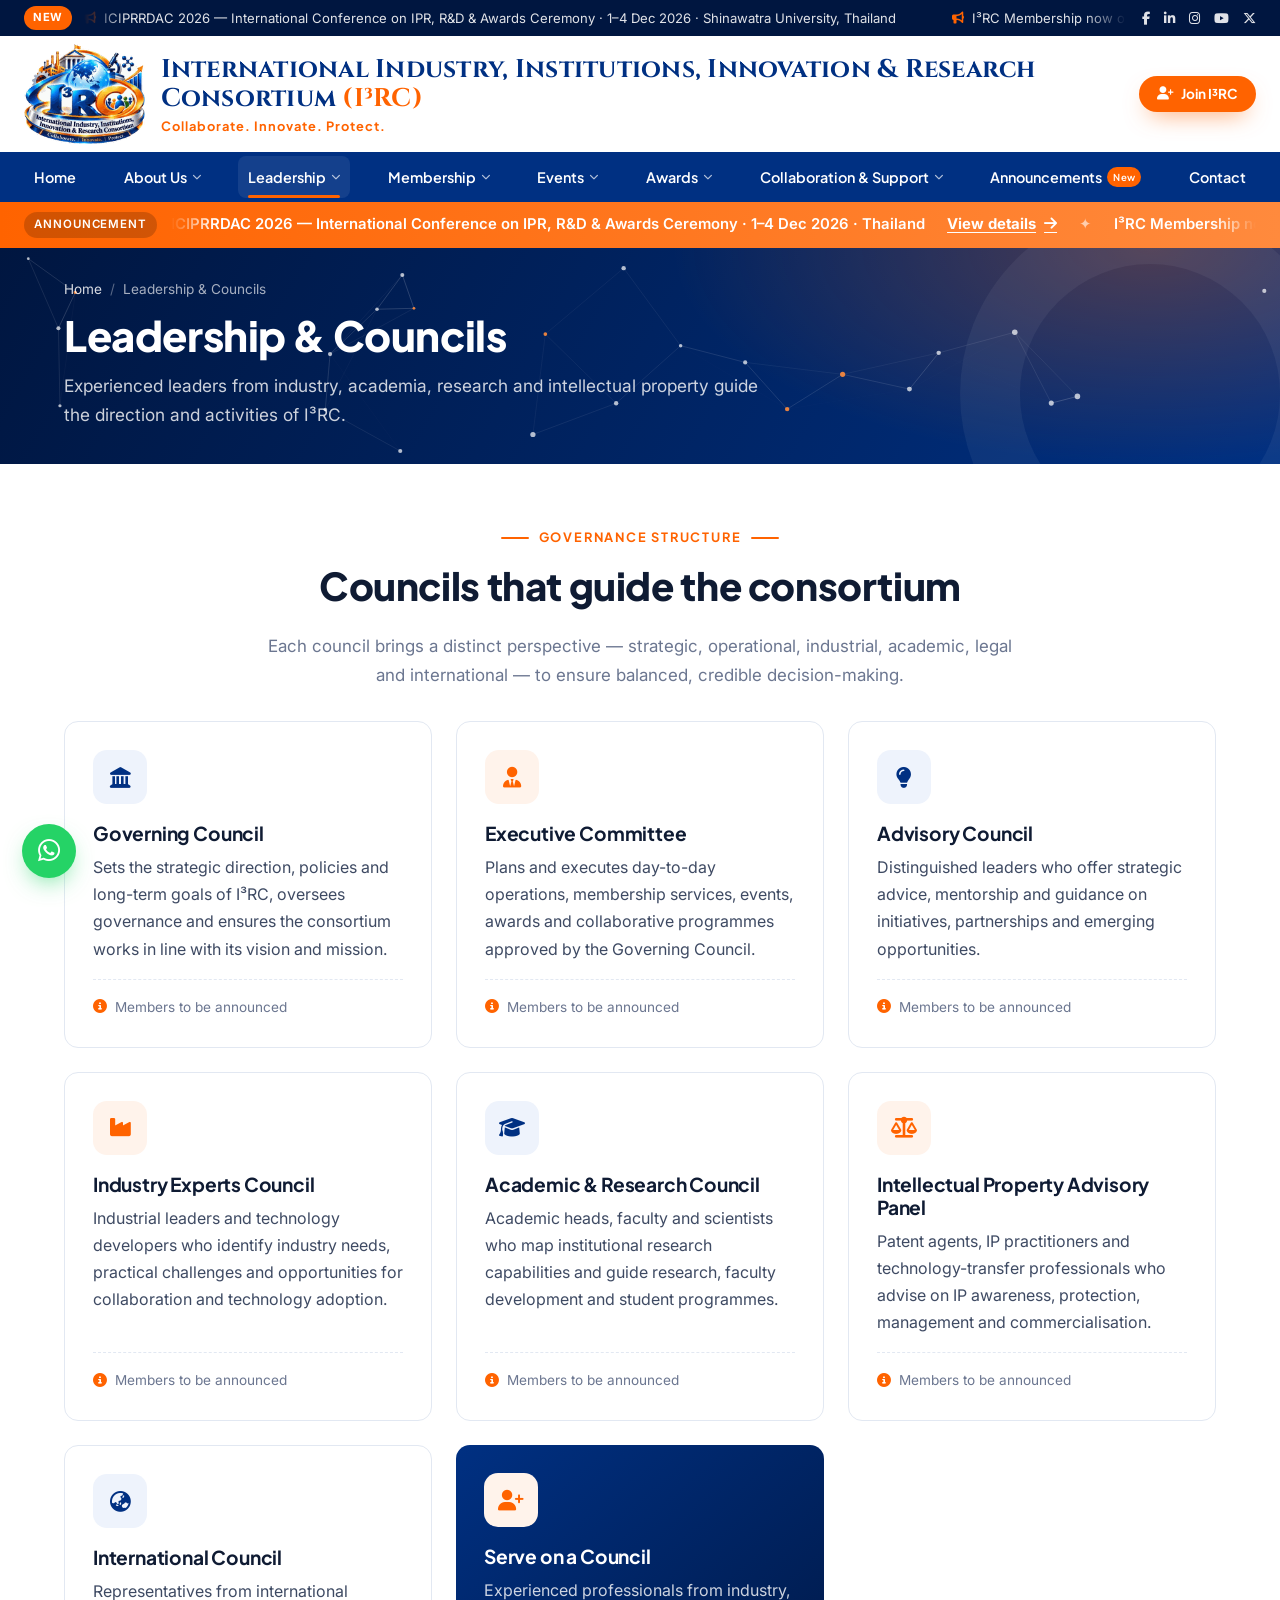
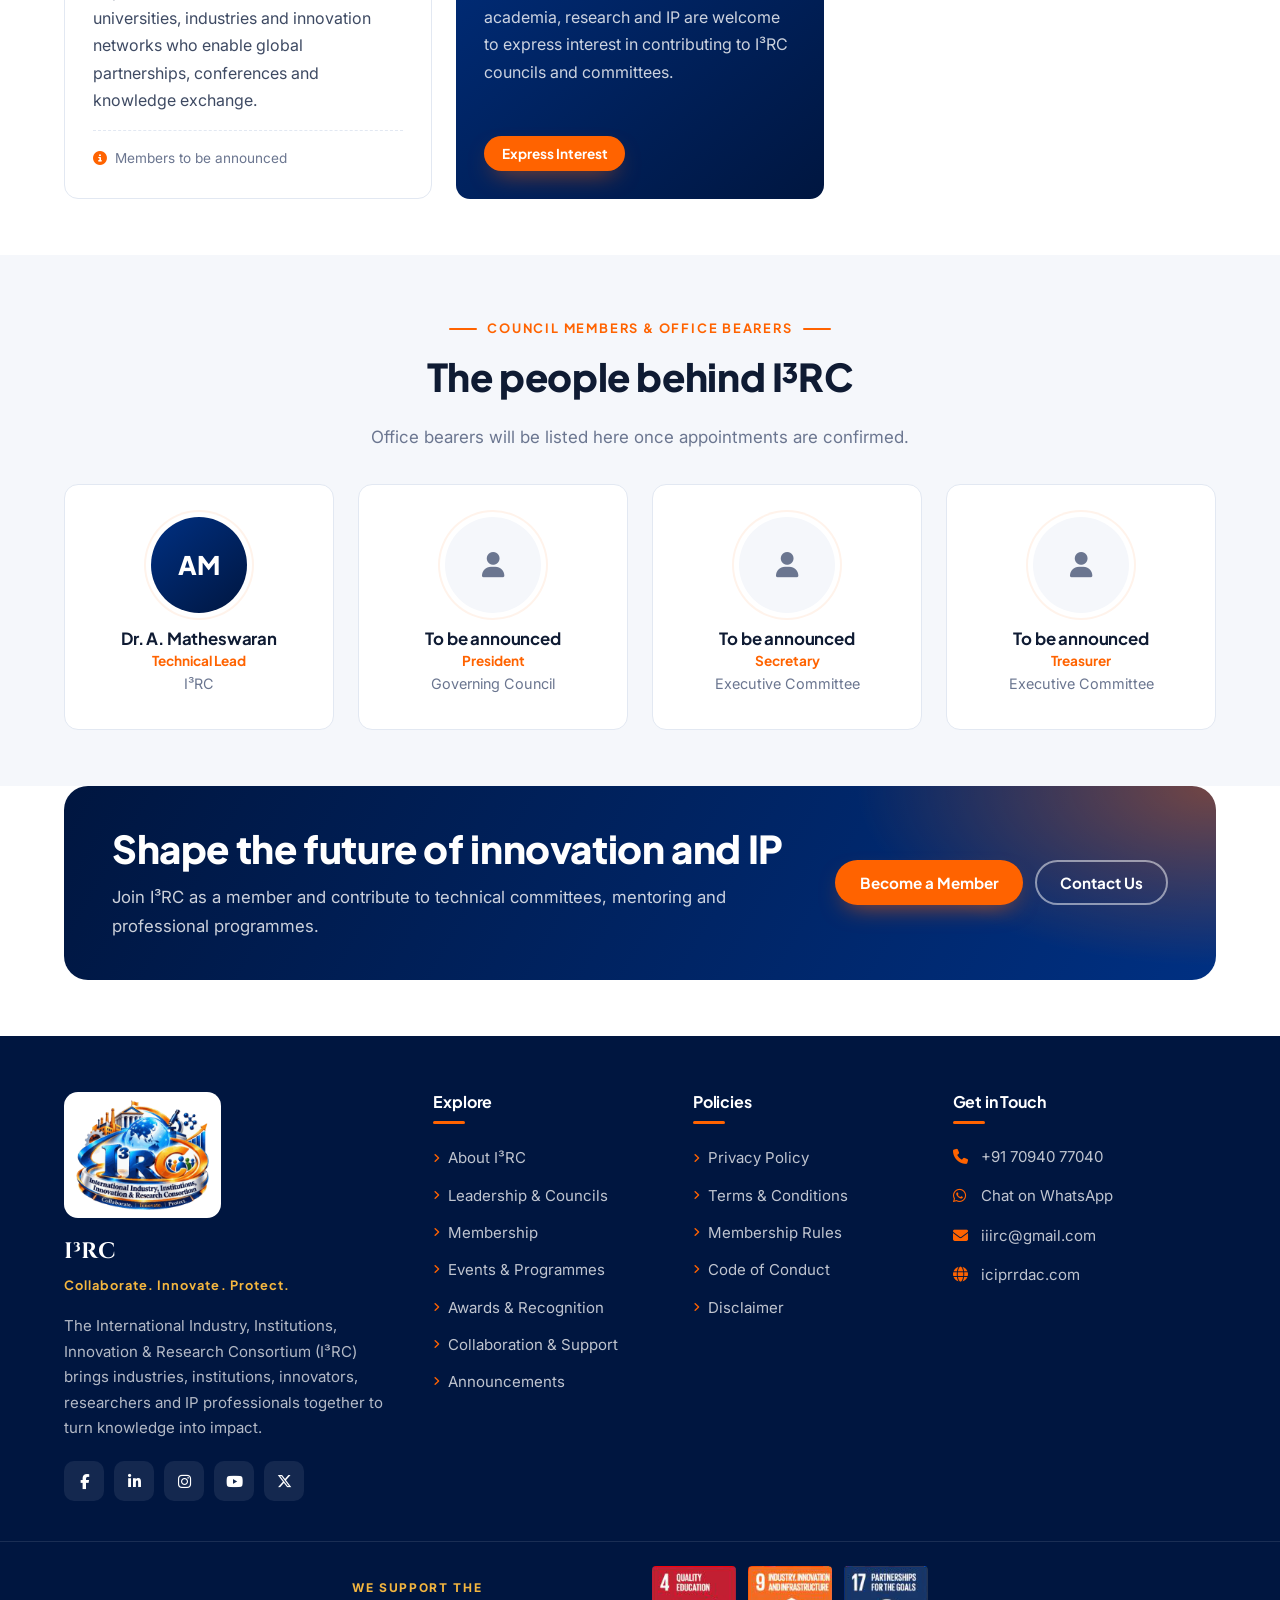
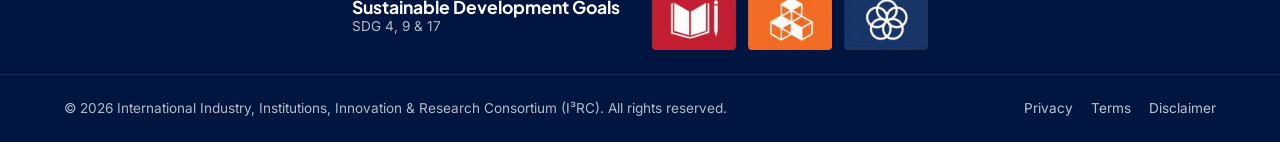
<file: leadership.html>
<!doctype html>
<html lang="en">
<head>
  <meta charset="utf-8">
  <meta name="viewport" content="width=device-width, initial-scale=1">
  <title>Leadership &amp; Councils | I³RC</title>
  <meta name="description" content="Governing Council, Executive Committee, Advisory Councils, IP Advisory Panel, International Council and office bearers of I³RC.">
  <meta name="theme-color" content="#003082">
  <link rel="icon" type="image/png" href="assets/img/favicon.png">
  <link rel="preconnect" href="https://fonts.googleapis.com">
  <link rel="preconnect" href="https://fonts.gstatic.com" crossorigin>
  <link href="https://fonts.googleapis.com/css2?family=Cinzel:wght@600;700&family=Inter:wght@400;500;600;700&family=Plus+Jakarta+Sans:wght@600;700;800&display=swap" rel="stylesheet">
  <link rel="stylesheet" href="https://cdnjs.cloudflare.com/ajax/libs/font-awesome/6.5.1/css/all.min.css">
  <link rel="stylesheet" href="assets/css/style.css">
  <script src="assets/js/main.js" defer></script>
</head>
<body data-page="leadership">
  <div id="site-header"></div>

  <main id="main">
    <section class="page-hero">
      <div class="container">
        <ol class="breadcrumb"><li><a href="index.html">Home</a></li><li>Leadership &amp; Councils</li></ol>
        <h1>Leadership &amp; Councils</h1>
        <p>Experienced leaders from industry, academia, research and intellectual property guide the direction and activities of I³RC.</p>
      </div>
    </section>

    <section class="section">
      <div class="container">
        <div class="section-head center reveal">
          <span class="eyebrow">Governance Structure</span>
          <h2>Councils that guide the consortium</h2>
          <p>Each council brings a distinct perspective — strategic, operational, industrial, academic, legal and international — to ensure balanced, credible decision-making.</p>
        </div>

        <div class="grid grid-3">
          <article class="card council-card anchor-block reveal" id="governing-council">
            <div class="card-icon"><i class="fa-solid fa-landmark"></i></div>
            <h3>Governing Council</h3>
            <p>Sets the strategic direction, policies and long-term goals of I³RC, oversees governance and ensures the consortium works in line with its vision and mission.</p>
            <div class="roles"><i class="fa-solid fa-circle-info"></i> Members to be announced</div>
          </article>
          <article class="card council-card anchor-block reveal" id="executive-committee">
            <div class="card-icon orange"><i class="fa-solid fa-user-tie"></i></div>
            <h3>Executive Committee</h3>
            <p>Plans and executes day-to-day operations, membership services, events, awards and collaborative programmes approved by the Governing Council.</p>
            <div class="roles"><i class="fa-solid fa-circle-info"></i> Members to be announced</div>
          </article>
          <article class="card council-card anchor-block reveal" id="advisory-council">
            <div class="card-icon"><i class="fa-solid fa-lightbulb"></i></div>
            <h3>Advisory Council</h3>
            <p>Distinguished leaders who offer strategic advice, mentorship and guidance on initiatives, partnerships and emerging opportunities.</p>
            <div class="roles"><i class="fa-solid fa-circle-info"></i> Members to be announced</div>
          </article>
          <article class="card council-card anchor-block reveal" id="industry-experts">
            <div class="card-icon orange"><i class="fa-solid fa-industry"></i></div>
            <h3>Industry Experts Council</h3>
            <p>Industrial leaders and technology developers who identify industry needs, practical challenges and opportunities for collaboration and technology adoption.</p>
            <div class="roles"><i class="fa-solid fa-circle-info"></i> Members to be announced</div>
          </article>
          <article class="card council-card anchor-block reveal" id="academic-research">
            <div class="card-icon"><i class="fa-solid fa-graduation-cap"></i></div>
            <h3>Academic &amp; Research Council</h3>
            <p>Academic heads, faculty and scientists who map institutional research capabilities and guide research, faculty development and student programmes.</p>
            <div class="roles"><i class="fa-solid fa-circle-info"></i> Members to be announced</div>
          </article>
          <article class="card council-card anchor-block reveal" id="ip-advisory">
            <div class="card-icon orange"><i class="fa-solid fa-scale-balanced"></i></div>
            <h3>Intellectual Property Advisory Panel</h3>
            <p>Patent agents, IP practitioners and technology-transfer professionals who advise on IP awareness, protection, management and commercialisation.</p>
            <div class="roles"><i class="fa-solid fa-circle-info"></i> Members to be announced</div>
          </article>
          <article class="card council-card anchor-block reveal" id="international-council">
            <div class="card-icon"><i class="fa-solid fa-earth-asia"></i></div>
            <h3>International Council</h3>
            <p>Representatives from international universities, industries and innovation networks who enable global partnerships, conferences and knowledge exchange.</p>
            <div class="roles"><i class="fa-solid fa-circle-info"></i> Members to be announced</div>
          </article>
          <article class="card council-card reveal" style="background:linear-gradient(140deg,var(--navy),var(--navy-900));border:0;color:rgba(255,255,255,.8)">
            <div class="card-icon orange"><i class="fa-solid fa-user-plus"></i></div>
            <h3 style="color:#fff">Serve on a Council</h3>
            <p>Experienced professionals from industry, academia, research and IP are welcome to express interest in contributing to I³RC councils and committees.</p>
            <a class="btn btn-primary btn-sm" style="align-self:flex-start;margin-top:auto" href="contact.html">Express Interest</a>
          </article>
        </div>
      </div>
    </section>

    <section class="section section-soft anchor-block" id="office-bearers">
      <div class="container">
        <div class="section-head center reveal">
          <span class="eyebrow">Council Members &amp; Office Bearers</span>
          <h2>The people behind I³RC</h2>
          <p>Office bearers will be listed here once appointments are confirmed.</p>
        </div>
        <div class="grid grid-4">
          <div class="card person-card reveal">
            <div class="avatar">AM</div>
            <h4 class="mb-0">Dr. A. Matheswaran</h4>
            <div class="role">Technical Lead</div>
            <div class="org">I³RC</div>
          </div>
          <div class="card person-card reveal">
            <div class="avatar muted"><i class="fa-solid fa-user"></i></div>
            <h4 class="mb-0">To be announced</h4>
            <div class="role">President</div>
            <div class="org">Governing Council</div>
          </div>
          <div class="card person-card reveal">
            <div class="avatar muted"><i class="fa-solid fa-user"></i></div>
            <h4 class="mb-0">To be announced</h4>
            <div class="role">Secretary</div>
            <div class="org">Executive Committee</div>
          </div>
          <div class="card person-card reveal">
            <div class="avatar muted"><i class="fa-solid fa-user"></i></div>
            <h4 class="mb-0">To be announced</h4>
            <div class="role">Treasurer</div>
            <div class="org">Executive Committee</div>
          </div>
        </div>
      </div>
    </section>

    <section class="section">
      <div class="container">
        <div class="cta-band reveal">
          <div>
            <h2>Shape the future of innovation and IP</h2>
            <p>Join I³RC as a member and contribute to technical committees, mentoring and professional programmes.</p>
          </div>
          <div class="actions">
            <a class="btn btn-primary" href="membership.html#apply">Become a Member</a>
            <a class="btn btn-ghost-light" href="contact.html">Contact Us</a>
          </div>
        </div>
      </div>
    </section>
  </main>

  <div id="site-footer"></div>
</body>
</html>
</file>
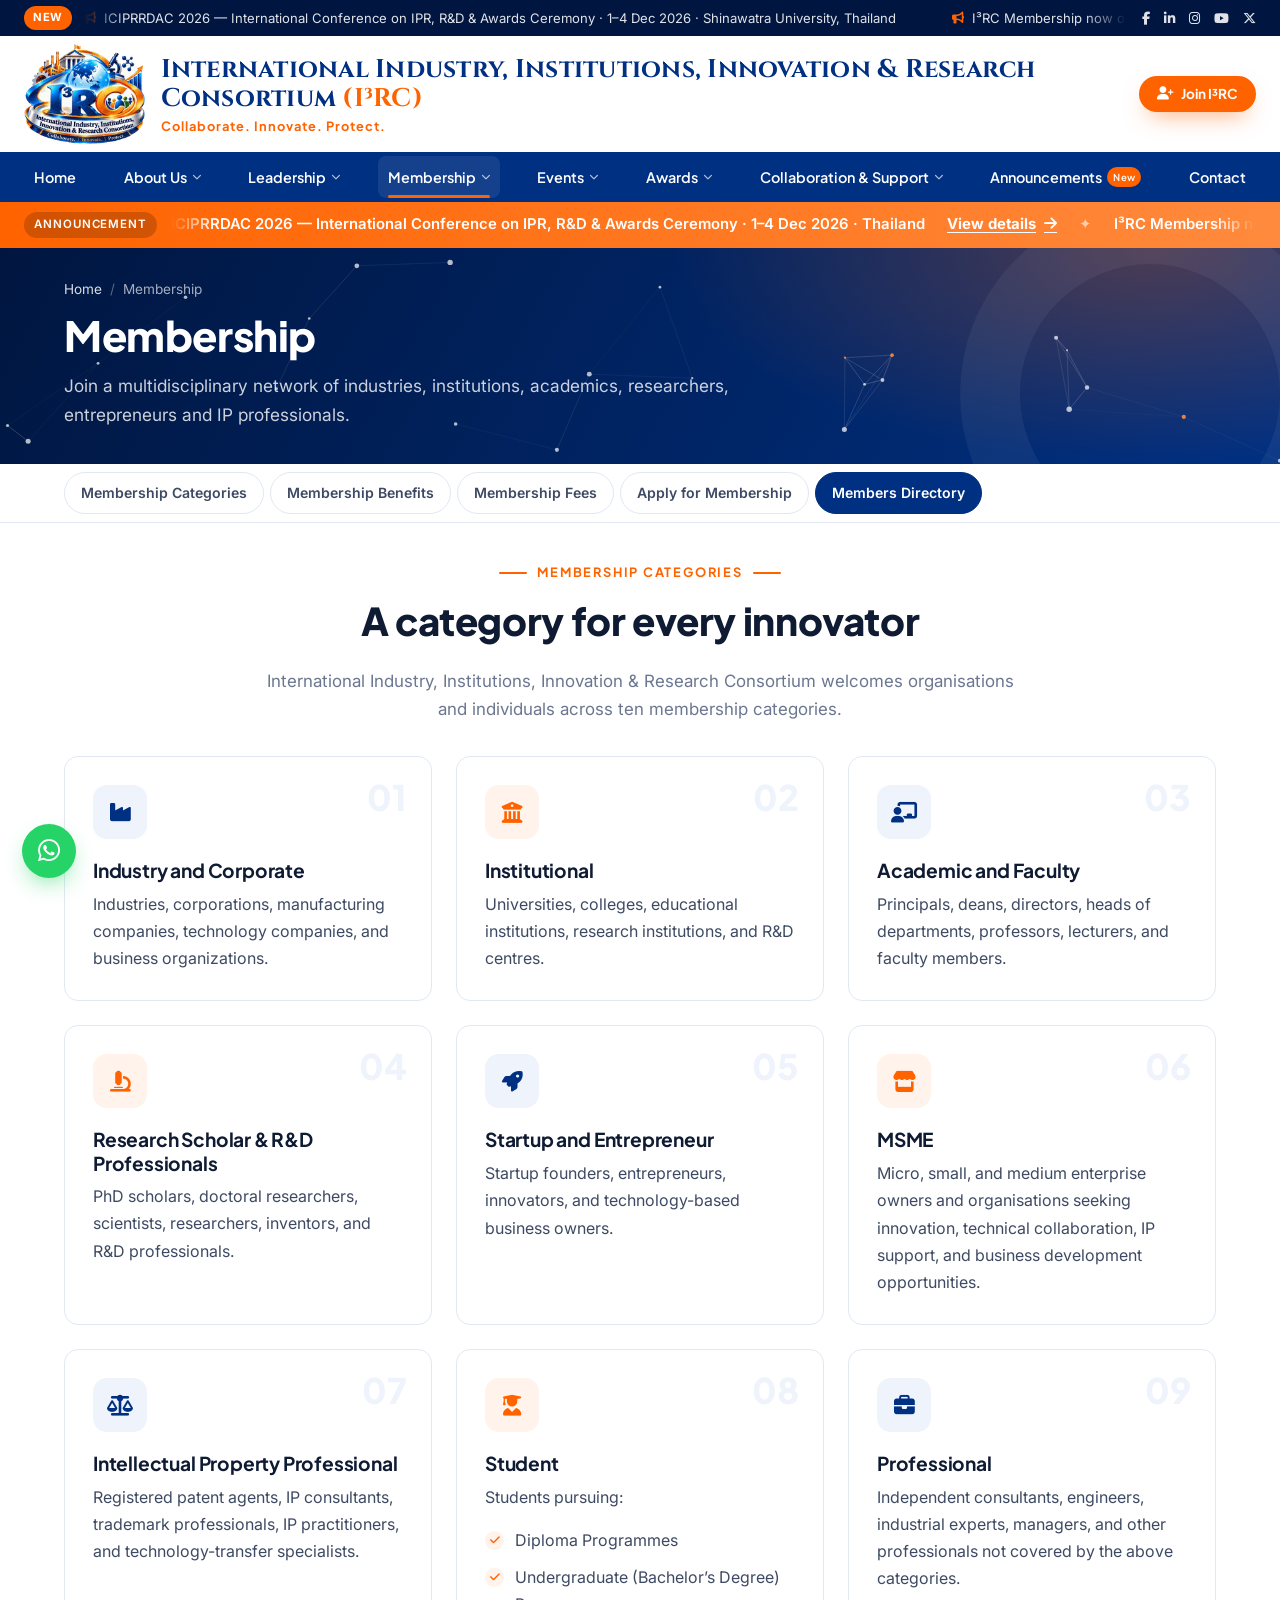
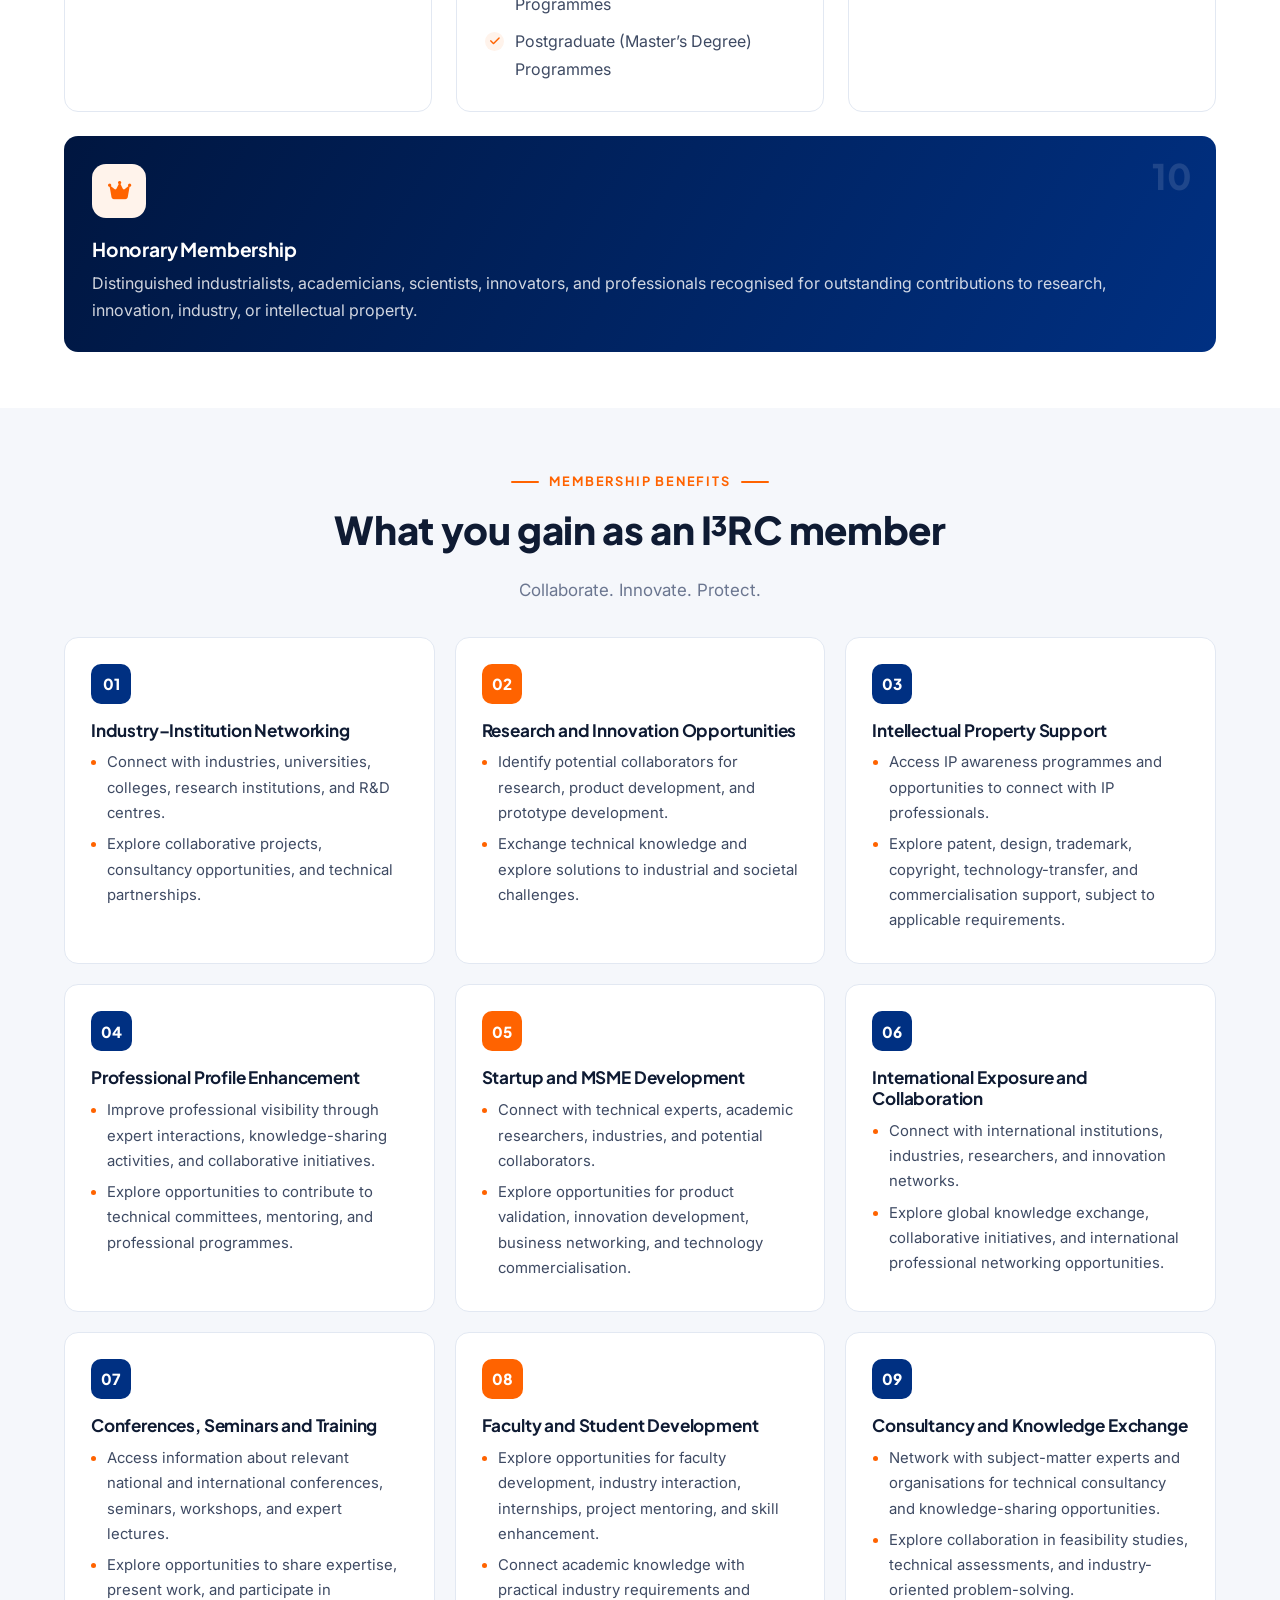
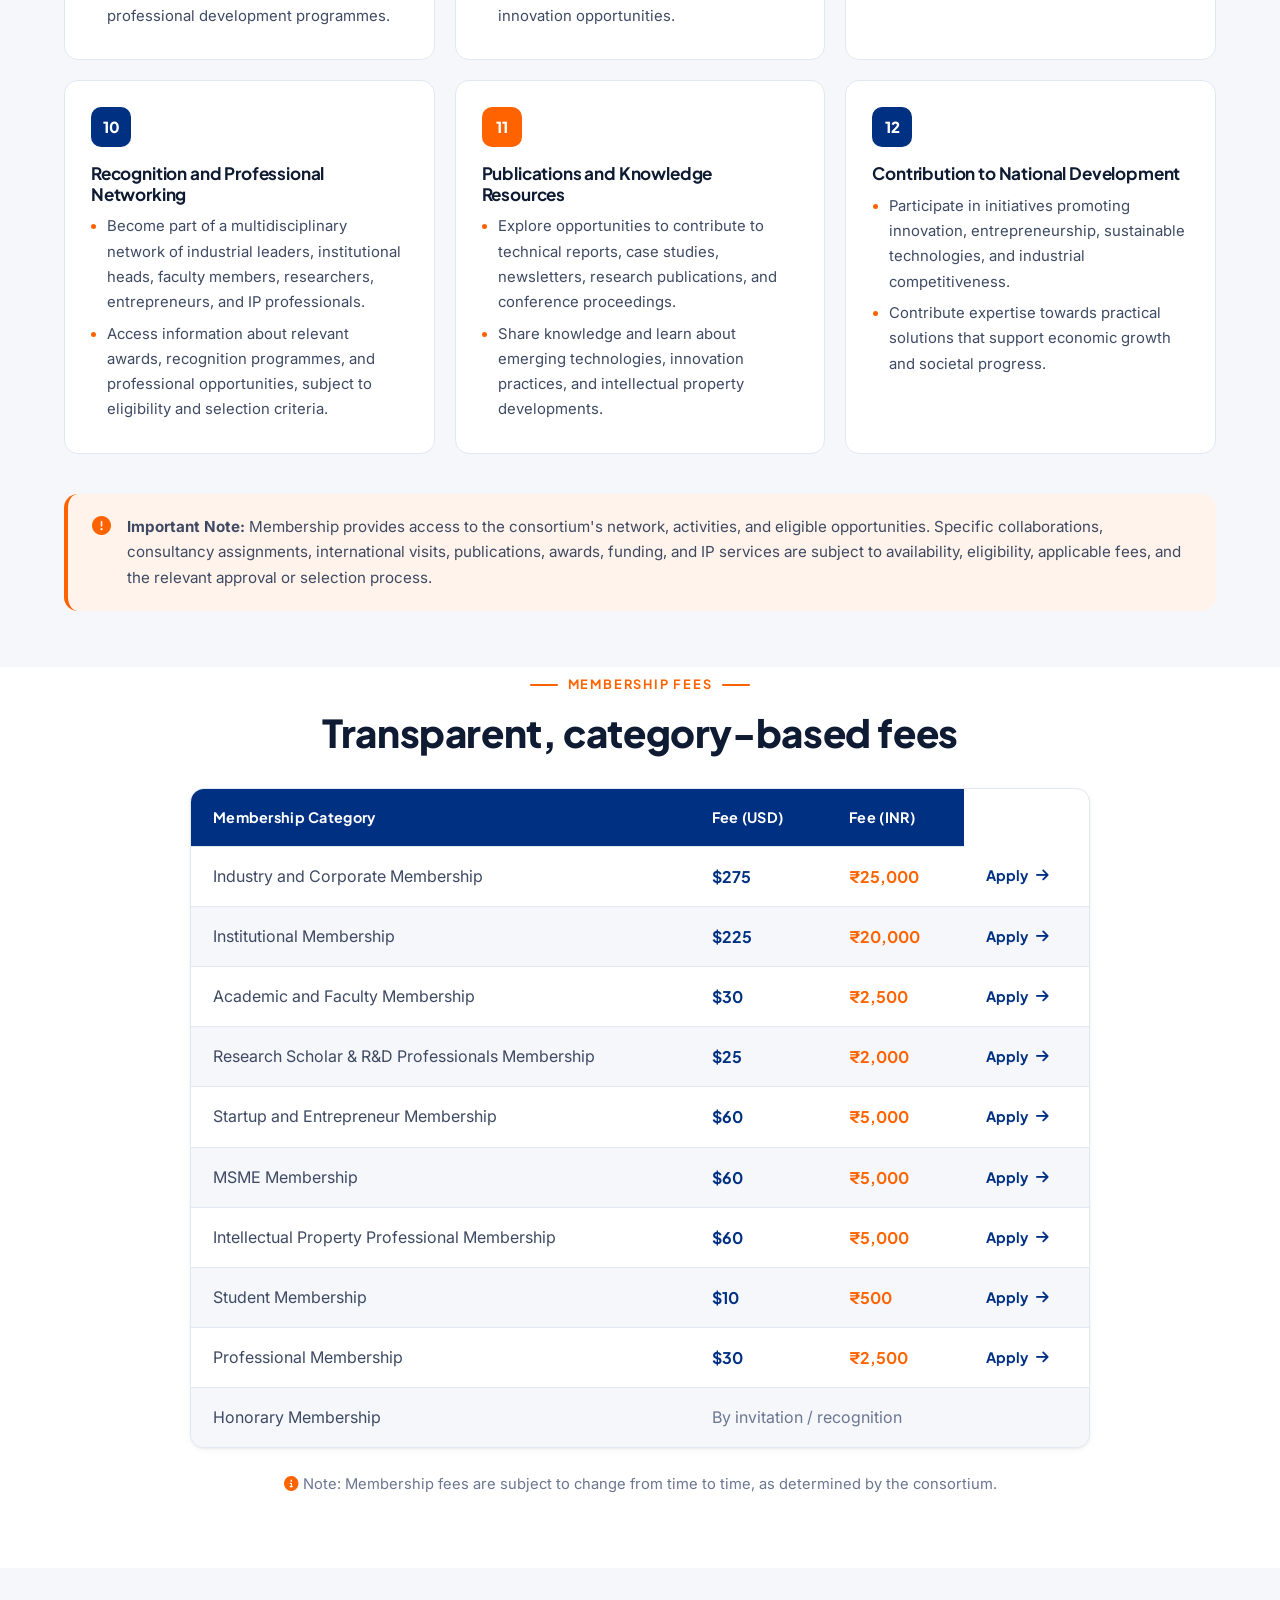
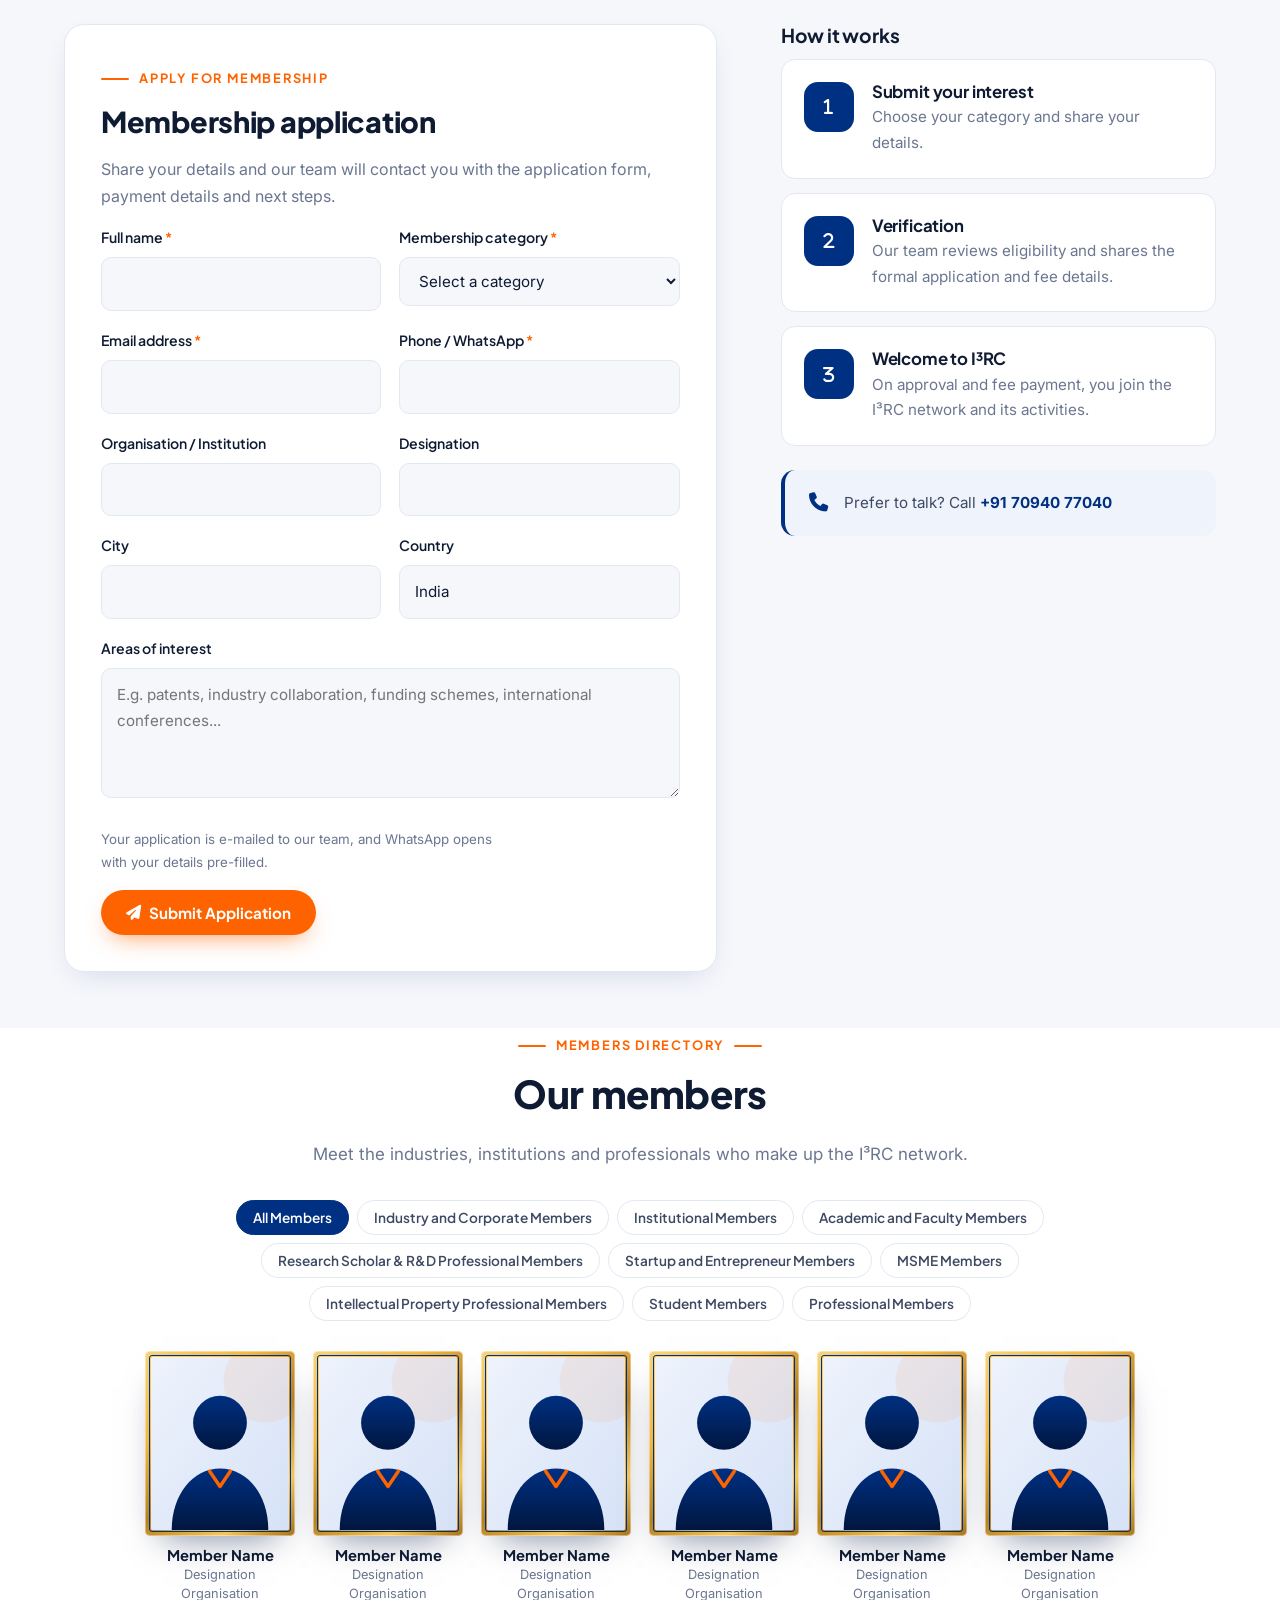
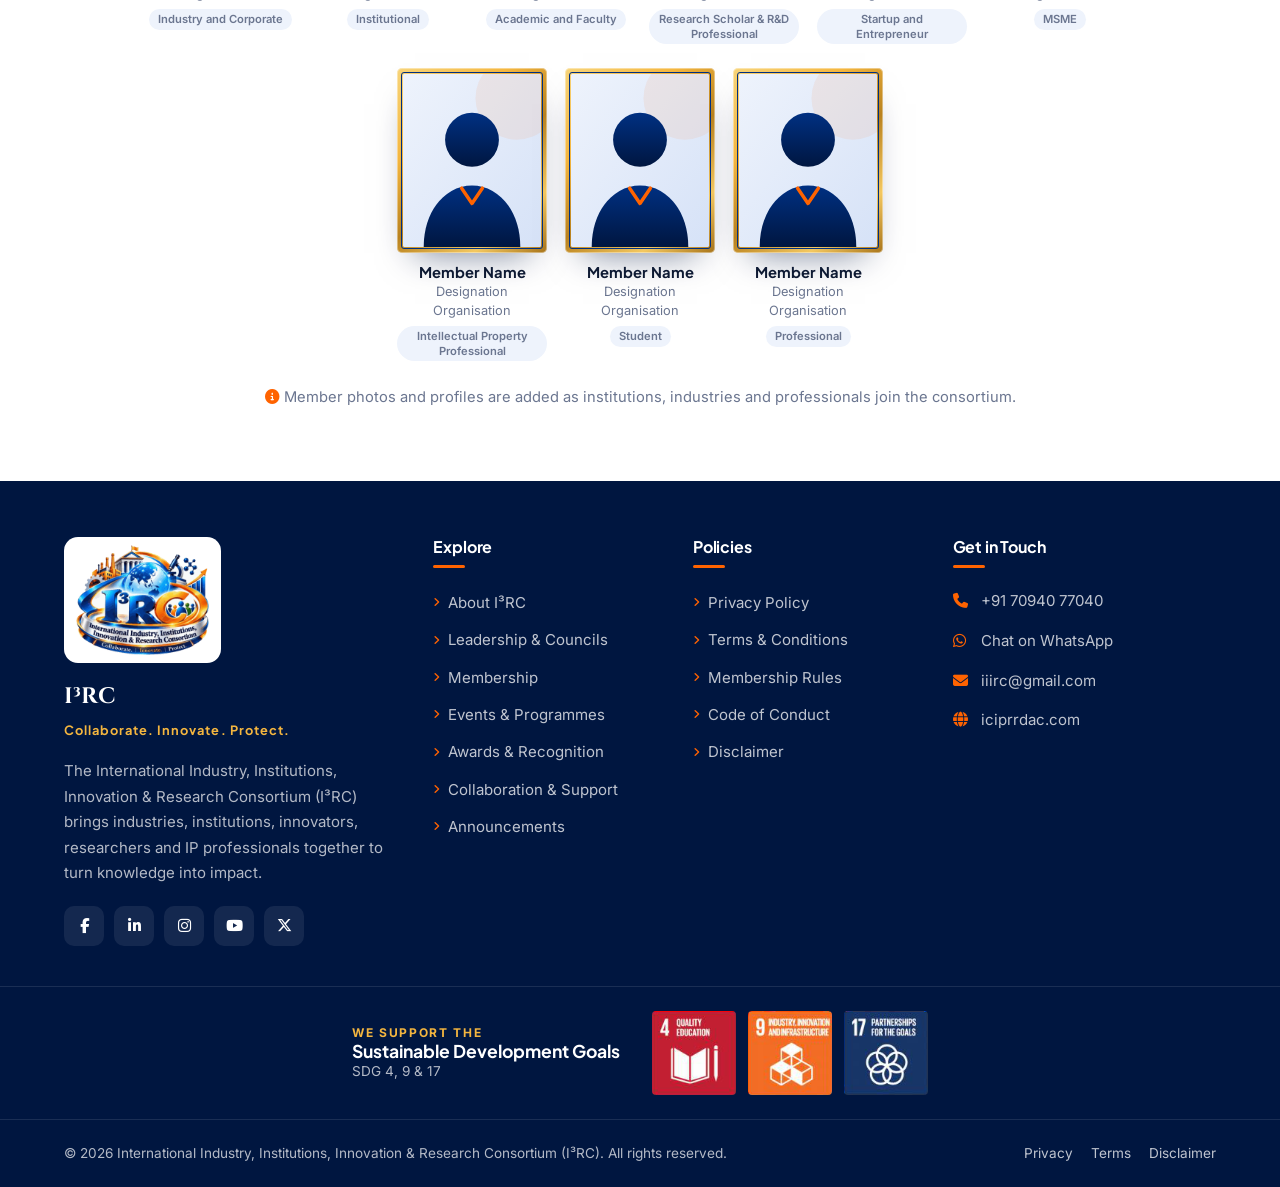
<file: membership.html>
<!doctype html>
<html lang="en">
<head>
  <meta charset="utf-8">
  <meta name="viewport" content="width=device-width, initial-scale=1">
  <title>Membership | I³RC</title>
  <meta name="description" content="I³RC membership categories, benefits, fees and application for industries, institutions, faculty, researchers, startups, MSMEs, IP professionals and students.">
  <meta name="theme-color" content="#003082">
  <link rel="icon" type="image/png" href="assets/img/favicon.png">
  <link rel="preconnect" href="https://fonts.googleapis.com">
  <link rel="preconnect" href="https://fonts.gstatic.com" crossorigin>
  <link href="https://fonts.googleapis.com/css2?family=Cinzel:wght@600;700&family=Inter:wght@400;500;600;700&family=Plus+Jakarta+Sans:wght@600;700;800&display=swap" rel="stylesheet">
  <link rel="stylesheet" href="https://cdnjs.cloudflare.com/ajax/libs/font-awesome/6.5.1/css/all.min.css">
  <link rel="stylesheet" href="assets/css/style.css">
  <script src="assets/js/main.js" defer></script>
</head>
<body data-page="membership">
  <div id="site-header"></div>

  <main id="main">
    <section class="page-hero">
      <div class="container">
        <ol class="breadcrumb"><li><a href="index.html">Home</a></li><li>Membership</li></ol>
        <h1>Membership</h1>
        <p>Join a multidisciplinary network of industries, institutions, academics, researchers, entrepreneurs and IP professionals.</p>
      </div>
    </section>

    <nav class="subnav" aria-label="On this page">
      <div class="container">
        <ul>
          <li><a href="#categories">Membership Categories</a></li>
          <li><a href="#benefits">Membership Benefits</a></li>
          <li><a href="#fees">Membership Fees</a></li>
          <li><a href="#apply">Apply for Membership</a></li>
          <li><a href="#directory">Members Directory</a></li>
        </ul>
      </div>
    </nav>

    <!-- Categories -->
    <section class="section anchor-block" id="categories">
      <div class="container">
        <div class="section-head center reveal">
          <span class="eyebrow">Membership Categories</span>
          <h2>A category for every innovator</h2>
          <p>International Industry, Institutions, Innovation &amp; Research Consortium welcomes organisations and individuals across ten membership categories.</p>
        </div>
        <div class="grid grid-3">
          <article class="card reveal"><span class="num">01</span><div class="card-icon"><i class="fa-solid fa-industry"></i></div><h3>Industry and Corporate</h3><p>Industries, corporations, manufacturing companies, technology companies, and business organizations.</p></article>
          <article class="card reveal"><span class="num">02</span><div class="card-icon orange"><i class="fa-solid fa-building-columns"></i></div><h3>Institutional</h3><p>Universities, colleges, educational institutions, research institutions, and R&amp;D centres.</p></article>
          <article class="card reveal"><span class="num">03</span><div class="card-icon"><i class="fa-solid fa-chalkboard-user"></i></div><h3>Academic and Faculty</h3><p>Principals, deans, directors, heads of departments, professors, lecturers, and faculty members.</p></article>
          <article class="card reveal"><span class="num">04</span><div class="card-icon orange"><i class="fa-solid fa-microscope"></i></div><h3>Research Scholar &amp; R&amp;D Professionals</h3><p>PhD scholars, doctoral researchers, scientists, researchers, inventors, and R&amp;D professionals.</p></article>
          <article class="card reveal"><span class="num">05</span><div class="card-icon"><i class="fa-solid fa-rocket"></i></div><h3>Startup and Entrepreneur</h3><p>Startup founders, entrepreneurs, innovators, and technology-based business owners.</p></article>
          <article class="card reveal"><span class="num">06</span><div class="card-icon orange"><i class="fa-solid fa-store"></i></div><h3>MSME</h3><p>Micro, small, and medium enterprise owners and organisations seeking innovation, technical collaboration, IP support, and business development opportunities.</p></article>
          <article class="card reveal"><span class="num">07</span><div class="card-icon"><i class="fa-solid fa-scale-balanced"></i></div><h3>Intellectual Property Professional</h3><p>Registered patent agents, IP consultants, trademark professionals, IP practitioners, and technology-transfer specialists.</p></article>
          <article class="card reveal"><span class="num">08</span><div class="card-icon orange"><i class="fa-solid fa-user-graduate"></i></div><h3>Student</h3><p>Students pursuing:</p><ul class="check-list"><li>Diploma Programmes</li><li>Undergraduate (Bachelor’s Degree) Programmes</li><li>Postgraduate (Master’s Degree) Programmes</li></ul></article>
          <article class="card reveal"><span class="num">09</span><div class="card-icon"><i class="fa-solid fa-briefcase"></i></div><h3>Professional</h3><p>Independent consultants, engineers, industrial experts, managers, and other professionals not covered by the above categories.</p></article>
          <article class="card reveal" style="grid-column:1/-1;background:linear-gradient(120deg,var(--navy-900),var(--navy));border:0;color:rgba(255,255,255,.82)"><span class="num" style="color:rgba(255,255,255,.12)">10</span><div class="card-icon orange"><i class="fa-solid fa-crown"></i></div><h3 style="color:#fff">Honorary Membership</h3><p>Distinguished industrialists, academicians, scientists, innovators, and professionals recognised for outstanding contributions to research, innovation, industry, or intellectual property.</p></article>
        </div>
      </div>
    </section>

    <!-- Benefits -->
    <section class="section section-soft anchor-block" id="benefits">
      <div class="container">
        <div class="section-head center reveal">
          <span class="eyebrow">Membership Benefits</span>
          <h2>What you gain as an I³RC member</h2>
          <p>Collaborate. Innovate. Protect.</p>
        </div>
        <div class="activity-grid">
          <article class="activity reveal"><span class="act-no">01</span><h3>Industry–Institution Networking</h3><ul><li>Connect with industries, universities, colleges, research institutions, and R&amp;D centres.</li><li>Explore collaborative projects, consultancy opportunities, and technical partnerships.</li></ul></article>
          <article class="activity reveal"><span class="act-no">02</span><h3>Research and Innovation Opportunities</h3><ul><li>Identify potential collaborators for research, product development, and prototype development.</li><li>Exchange technical knowledge and explore solutions to industrial and societal challenges.</li></ul></article>
          <article class="activity reveal"><span class="act-no">03</span><h3>Intellectual Property Support</h3><ul><li>Access IP awareness programmes and opportunities to connect with IP professionals.</li><li>Explore patent, design, trademark, copyright, technology-transfer, and commercialisation support, subject to applicable requirements.</li></ul></article>
          <article class="activity reveal"><span class="act-no">04</span><h3>Professional Profile Enhancement</h3><ul><li>Improve professional visibility through expert interactions, knowledge-sharing activities, and collaborative initiatives.</li><li>Explore opportunities to contribute to technical committees, mentoring, and professional programmes.</li></ul></article>
          <article class="activity reveal"><span class="act-no">05</span><h3>Startup and MSME Development</h3><ul><li>Connect with technical experts, academic researchers, industries, and potential collaborators.</li><li>Explore opportunities for product validation, innovation development, business networking, and technology commercialisation.</li></ul></article>
          <article class="activity reveal"><span class="act-no">06</span><h3>International Exposure and Collaboration</h3><ul><li>Connect with international institutions, industries, researchers, and innovation networks.</li><li>Explore global knowledge exchange, collaborative initiatives, and international professional networking opportunities.</li></ul></article>
          <article class="activity reveal"><span class="act-no">07</span><h3>Conferences, Seminars and Training</h3><ul><li>Access information about relevant national and international conferences, seminars, workshops, and expert lectures.</li><li>Explore opportunities to share expertise, present work, and participate in professional development programmes.</li></ul></article>
          <article class="activity reveal"><span class="act-no">08</span><h3>Faculty and Student Development</h3><ul><li>Explore opportunities for faculty development, industry interaction, internships, project mentoring, and skill enhancement.</li><li>Connect academic knowledge with practical industry requirements and innovation opportunities.</li></ul></article>
          <article class="activity reveal"><span class="act-no">09</span><h3>Consultancy and Knowledge Exchange</h3><ul><li>Network with subject-matter experts and organisations for technical consultancy and knowledge-sharing opportunities.</li><li>Explore collaboration in feasibility studies, technical assessments, and industry-oriented problem-solving.</li></ul></article>
          <article class="activity reveal"><span class="act-no">10</span><h3>Recognition and Professional Networking</h3><ul><li>Become part of a multidisciplinary network of industrial leaders, institutional heads, faculty members, researchers, entrepreneurs, and IP professionals.</li><li>Access information about relevant awards, recognition programmes, and professional opportunities, subject to eligibility and selection criteria.</li></ul></article>
          <article class="activity reveal"><span class="act-no">11</span><h3>Publications and Knowledge Resources</h3><ul><li>Explore opportunities to contribute to technical reports, case studies, newsletters, research publications, and conference proceedings.</li><li>Share knowledge and learn about emerging technologies, innovation practices, and intellectual property developments.</li></ul></article>
          <article class="activity reveal"><span class="act-no">12</span><h3>Contribution to National Development</h3><ul><li>Participate in initiatives promoting innovation, entrepreneurship, sustainable technologies, and industrial competitiveness.</li><li>Contribute expertise towards practical solutions that support economic growth and societal progress.</li></ul></article>
        </div>
        <div class="note mt-4 reveal">
          <i class="fa-solid fa-circle-exclamation"></i>
          <p><strong>Important Note:</strong> Membership provides access to the consortium's network, activities, and eligible opportunities. Specific collaborations, consultancy assignments, international visits, publications, awards, funding, and IP services are subject to availability, eligibility, applicable fees, and the relevant approval or selection process.</p>
        </div>
      </div>
    </section>

    <!-- Fees -->
    <section class="section anchor-block" id="fees">
      <div class="container">
        <div class="section-head center reveal">
          <span class="eyebrow">Membership Fees</span>
          <h2>Transparent, category-based fees</h2>
        </div>
        <div class="table-wrap reveal" style="max-width:900px;margin:0 auto">
          <table>
            <thead>
              <tr><th>Membership Category</th><th>Fee (USD)</th><th>Fee (INR)</th><th class="sr-only">Apply</th></tr>
            </thead>
            <tbody>
              <tr><td>Industry and Corporate Membership</td><td class="fee">$275</td><td class="fee"><span class="inr">₹25,000</span></td><td><a class="card-link" style="margin:0" href="?category=Industry%20and%20Corporate#apply">Apply <i class="fa-solid fa-arrow-right"></i></a></td></tr>
              <tr><td>Institutional Membership</td><td class="fee">$225</td><td class="fee"><span class="inr">₹20,000</span></td><td><a class="card-link" style="margin:0" href="?category=Institutional#apply">Apply <i class="fa-solid fa-arrow-right"></i></a></td></tr>
              <tr><td>Academic and Faculty Membership</td><td class="fee">$30</td><td class="fee"><span class="inr">₹2,500</span></td><td><a class="card-link" style="margin:0" href="?category=Academic%20and%20Faculty#apply">Apply <i class="fa-solid fa-arrow-right"></i></a></td></tr>
              <tr><td>Research Scholar &amp; R&amp;D Professionals Membership</td><td class="fee">$25</td><td class="fee"><span class="inr">₹2,000</span></td><td><a class="card-link" style="margin:0" href="?category=Research%20Scholar%20%26%20R%26D%20Professionals#apply">Apply <i class="fa-solid fa-arrow-right"></i></a></td></tr>
              <tr><td>Startup and Entrepreneur Membership</td><td class="fee">$60</td><td class="fee"><span class="inr">₹5,000</span></td><td><a class="card-link" style="margin:0" href="?category=Startup%20and%20Entrepreneur#apply">Apply <i class="fa-solid fa-arrow-right"></i></a></td></tr>
              <tr><td>MSME Membership</td><td class="fee">$60</td><td class="fee"><span class="inr">₹5,000</span></td><td><a class="card-link" style="margin:0" href="?category=MSME#apply">Apply <i class="fa-solid fa-arrow-right"></i></a></td></tr>
              <tr><td>Intellectual Property Professional Membership</td><td class="fee">$60</td><td class="fee"><span class="inr">₹5,000</span></td><td><a class="card-link" style="margin:0" href="?category=Intellectual%20Property%20Professional#apply">Apply <i class="fa-solid fa-arrow-right"></i></a></td></tr>
              <tr><td>Student Membership</td><td class="fee">$10</td><td class="fee"><span class="inr">₹500</span></td><td><a class="card-link" style="margin:0" href="?category=Student#apply">Apply <i class="fa-solid fa-arrow-right"></i></a></td></tr>
              <tr><td>Professional Membership</td><td class="fee">$30</td><td class="fee"><span class="inr">₹2,500</span></td><td><a class="card-link" style="margin:0" href="?category=Professional#apply">Apply <i class="fa-solid fa-arrow-right"></i></a></td></tr>
              <tr><td>Honorary Membership</td><td colspan="2" class="muted">By invitation / recognition</td><td></td></tr>
            </tbody>
          </table>
        </div>
        <p class="text-center muted mt-3" style="font-size:.92rem"><i class="fa-solid fa-circle-info text-orange"></i> Note: Membership fees are subject to change from time to time, as determined by the consortium.</p>
      </div>
    </section>

    <!-- Apply -->
    <section class="section section-soft anchor-block" id="apply">
      <div class="container split split-wide" style="align-items:start">
        <div class="form-card reveal">
          <span class="eyebrow">Apply for Membership</span>
          <h2 style="font-size:1.8rem">Membership application</h2>
          <p class="muted">Share your details and our team will contact you with the application form, payment details and next steps.</p>
          <form data-form="membership" data-title="I3RC Membership Application" novalidate>
            <div class="form-grid">
              <div class="field"><label for="m-name">Full name <span class="req">*</span></label><input id="m-name" type="text" autocomplete="name" required></div>
              <div class="field"><label for="m-category">Membership category <span class="req">*</span></label>
                <select id="m-category" data-param="category" required>
                  <option value="">Select a category</option>
                  <option>Industry and Corporate</option>
                  <option>Institutional</option>
                  <option>Academic and Faculty</option>
                  <option>Research Scholar &amp; R&amp;D Professionals</option>
                  <option>Startup and Entrepreneur</option>
                  <option>MSME</option>
                  <option>Intellectual Property Professional</option>
                  <option>Student</option>
                  <option>Professional</option>
                </select>
              </div>
              <div class="field"><label for="m-email">Email address <span class="req">*</span></label><input id="m-email" name="email" type="email" autocomplete="email" required></div>
              <div class="field"><label for="m-phone">Phone / WhatsApp <span class="req">*</span></label><input id="m-phone" type="tel" autocomplete="tel" required></div>
              <div class="field"><label for="m-org">Organisation / Institution</label><input id="m-org" type="text" autocomplete="organization"></div>
              <div class="field"><label for="m-role">Designation</label><input id="m-role" type="text" autocomplete="organization-title"></div>
              <div class="field"><label for="m-city">City</label><input id="m-city" type="text" autocomplete="address-level2"></div>
              <div class="field"><label for="m-country">Country</label><input id="m-country" type="text" autocomplete="country-name" value="India"></div>
              <div class="field full"><label for="m-msg">Areas of interest</label><textarea id="m-msg" placeholder="E.g. patents, industry collaboration, funding schemes, international conferences..."></textarea></div>
            </div>
            <div class="form-foot">
              <small>Your application is e-mailed to our team, and WhatsApp opens with your details pre-filled.</small>
              <button class="btn btn-primary" type="submit"><i class="fa-solid fa-paper-plane"></i> Submit Application</button>
            </div>
            <div class="form-status" role="status" aria-live="polite"></div>
          </form>
        </div>
        <div class="reveal">
          <h3>How it works</h3>
          <div class="eligibility">
            <div class="contact-tile"><i class="fa-solid fa-1"></i><div><h4>Submit your interest</h4><p>Choose your category and share your details.</p></div></div>
            <div class="contact-tile"><i class="fa-solid fa-2"></i><div><h4>Verification</h4><p>Our team reviews eligibility and shares the formal application and fee details.</p></div></div>
            <div class="contact-tile"><i class="fa-solid fa-3"></i><div><h4>Welcome to I³RC</h4><p>On approval and fee payment, you join the I³RC network and its activities.</p></div></div>
          </div>
          <div class="note navy mt-3"><i class="fa-solid fa-phone"></i><p>Prefer to talk? Call <a href="tel:+917094077040"><strong data-phone>+91 70940 77040</strong></a></p></div>
        </div>
      </div>
    </section>

    <!-- Directory -->
    <section class="section anchor-block" id="directory">
      <div class="container">
        <div class="section-head center reveal">
          <span class="eyebrow">Members Directory</span>
          <h2>Our members</h2>
          <p>Meet the industries, institutions and professionals who make up the I³RC network.</p>
        </div>
        <div data-directory>
        <div class="dir-tabs" role="group" aria-label="Filter members by category">
          <button type="button" data-filter="all" aria-pressed="true">All Members</button>
          <button type="button" data-filter="industry" aria-pressed="false">Industry and Corporate Members</button>
          <button type="button" data-filter="institutional" aria-pressed="false">Institutional Members</button>
          <button type="button" data-filter="academic" aria-pressed="false">Academic and Faculty Members</button>
          <button type="button" data-filter="research" aria-pressed="false">Research Scholar &amp; R&amp;D Professional Members</button>
          <button type="button" data-filter="startup" aria-pressed="false">Startup and Entrepreneur Members</button>
          <button type="button" data-filter="msme" aria-pressed="false">MSME Members</button>
          <button type="button" data-filter="ip" aria-pressed="false">Intellectual Property Professional Members</button>
          <button type="button" data-filter="student" aria-pressed="false">Student Members</button>
          <button type="button" data-filter="professional" aria-pressed="false">Professional Members</button>
        </div>
        <!-- To add a member, copy a <figure> below and set data-category to the matching tab:
             industry, institutional, academic, research, startup, msme, ip, student, professional -->
        <div class="member-gallery">
          <figure class="member-frame" data-category="industry">
            <div class="frame"><img src="assets/img/members/member-placeholder.svg" alt="Member photo" width="400" height="500" loading="lazy"></div>
            <figcaption><strong>Member Name</strong><span>Designation</span><span>Organisation</span><span class="chip">Industry and Corporate</span></figcaption>
          </figure>
          <figure class="member-frame" data-category="institutional">
            <div class="frame"><img src="assets/img/members/member-placeholder.svg" alt="Member photo" width="400" height="500" loading="lazy"></div>
            <figcaption><strong>Member Name</strong><span>Designation</span><span>Organisation</span><span class="chip">Institutional</span></figcaption>
          </figure>
          <figure class="member-frame" data-category="academic">
            <div class="frame"><img src="assets/img/members/member-placeholder.svg" alt="Member photo" width="400" height="500" loading="lazy"></div>
            <figcaption><strong>Member Name</strong><span>Designation</span><span>Organisation</span><span class="chip">Academic and Faculty</span></figcaption>
          </figure>
          <figure class="member-frame" data-category="research">
            <div class="frame"><img src="assets/img/members/member-placeholder.svg" alt="Member photo" width="400" height="500" loading="lazy"></div>
            <figcaption><strong>Member Name</strong><span>Designation</span><span>Organisation</span><span class="chip">Research Scholar &amp; R&amp;D Professional</span></figcaption>
          </figure>
          <figure class="member-frame" data-category="startup">
            <div class="frame"><img src="assets/img/members/member-placeholder.svg" alt="Member photo" width="400" height="500" loading="lazy"></div>
            <figcaption><strong>Member Name</strong><span>Designation</span><span>Organisation</span><span class="chip">Startup and Entrepreneur</span></figcaption>
          </figure>
          <figure class="member-frame" data-category="msme">
            <div class="frame"><img src="assets/img/members/member-placeholder.svg" alt="Member photo" width="400" height="500" loading="lazy"></div>
            <figcaption><strong>Member Name</strong><span>Designation</span><span>Organisation</span><span class="chip">MSME</span></figcaption>
          </figure>
          <figure class="member-frame" data-category="ip">
            <div class="frame"><img src="assets/img/members/member-placeholder.svg" alt="Member photo" width="400" height="500" loading="lazy"></div>
            <figcaption><strong>Member Name</strong><span>Designation</span><span>Organisation</span><span class="chip">Intellectual Property Professional</span></figcaption>
          </figure>
          <figure class="member-frame" data-category="student">
            <div class="frame"><img src="assets/img/members/member-placeholder.svg" alt="Member photo" width="400" height="500" loading="lazy"></div>
            <figcaption><strong>Member Name</strong><span>Designation</span><span>Organisation</span><span class="chip">Student</span></figcaption>
          </figure>
          <figure class="member-frame" data-category="professional">
            <div class="frame"><img src="assets/img/members/member-placeholder.svg" alt="Member photo" width="400" height="500" loading="lazy"></div>
            <figcaption><strong>Member Name</strong><span>Designation</span><span>Organisation</span><span class="chip">Professional</span></figcaption>
          </figure>
        </div>
        <div class="placeholder dir-empty" hidden>
          <i class="fa-solid fa-user-group"></i>
          <h4>Members will be listed here soon</h4>
          <p>Profiles in this category are added as members join the consortium.</p>
        </div>
        </div>
        <p class="text-center muted mt-3" style="font-size:.92rem"><i class="fa-solid fa-circle-info text-orange"></i> Member photos and profiles are added as institutions, industries and professionals join the consortium.</p>
      </div>
    </section>
  </main>

  <div id="site-footer"></div>
</body>
</html>
</file>
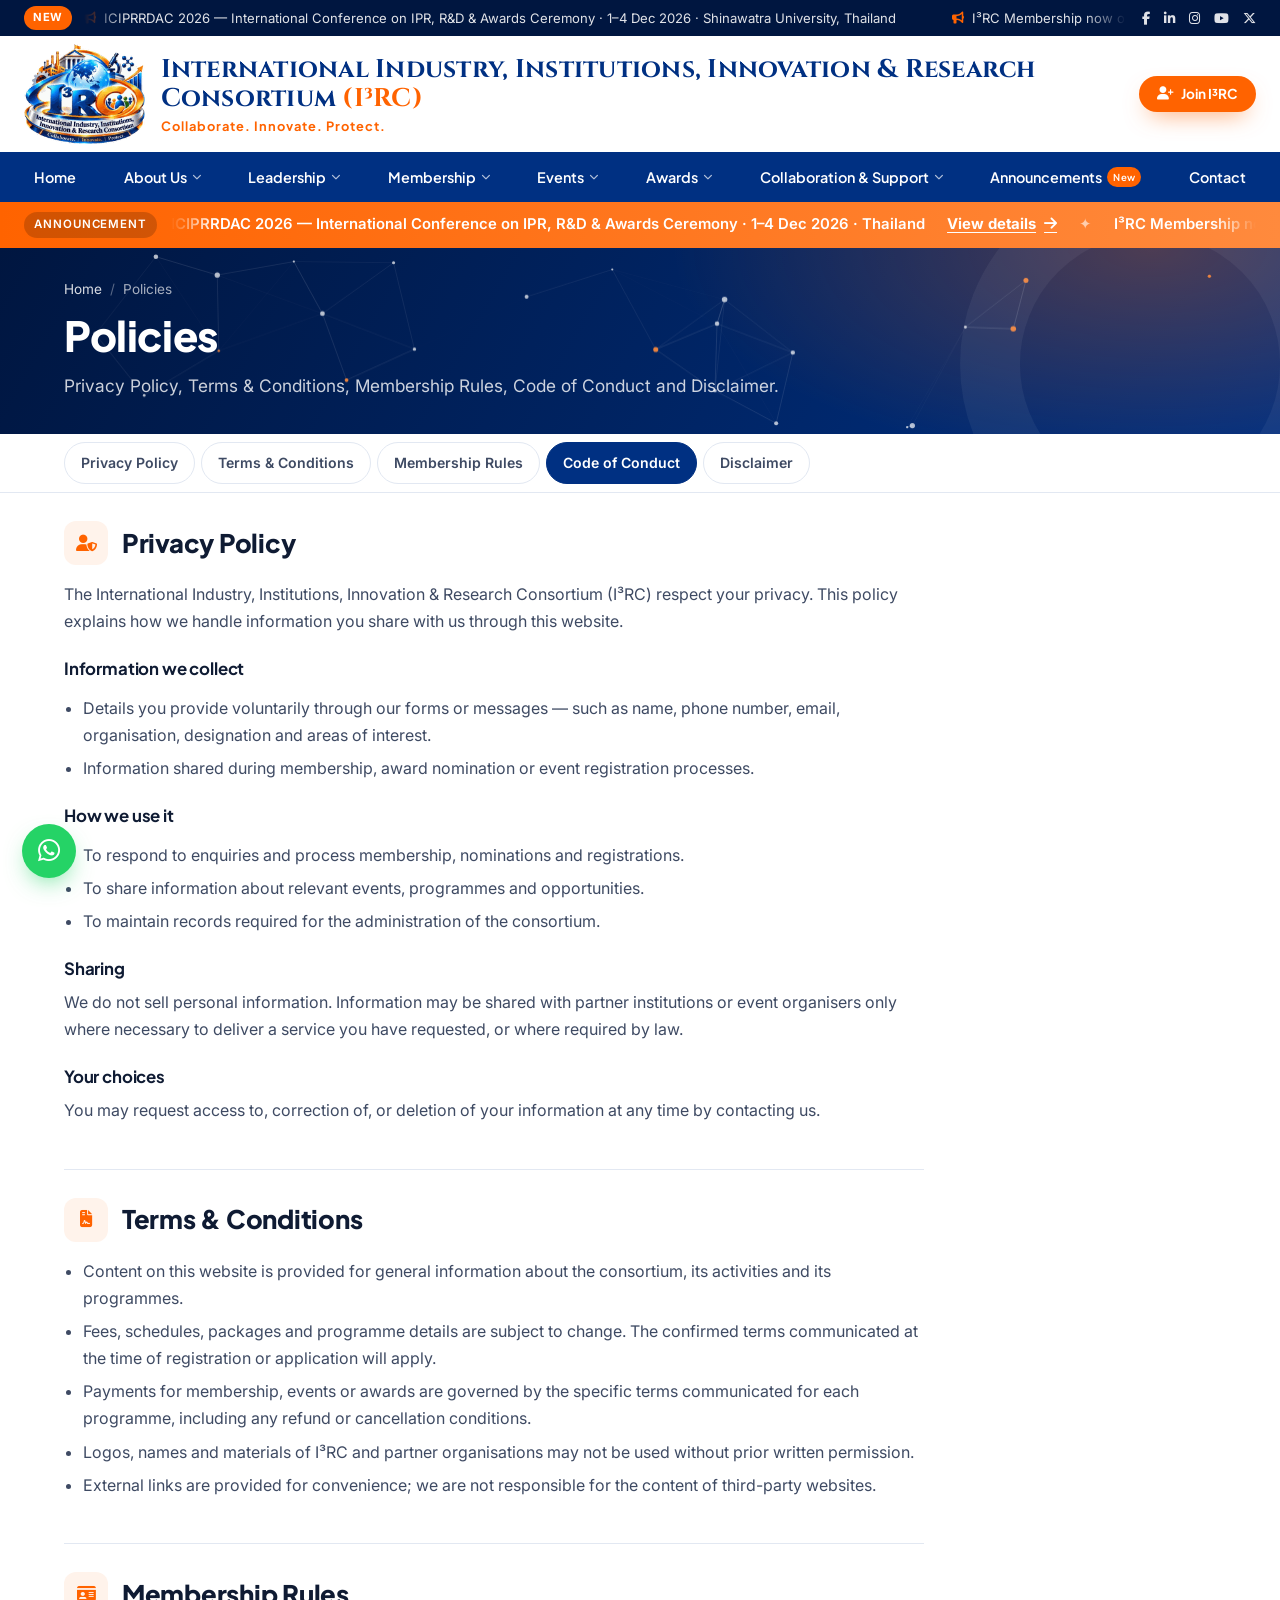
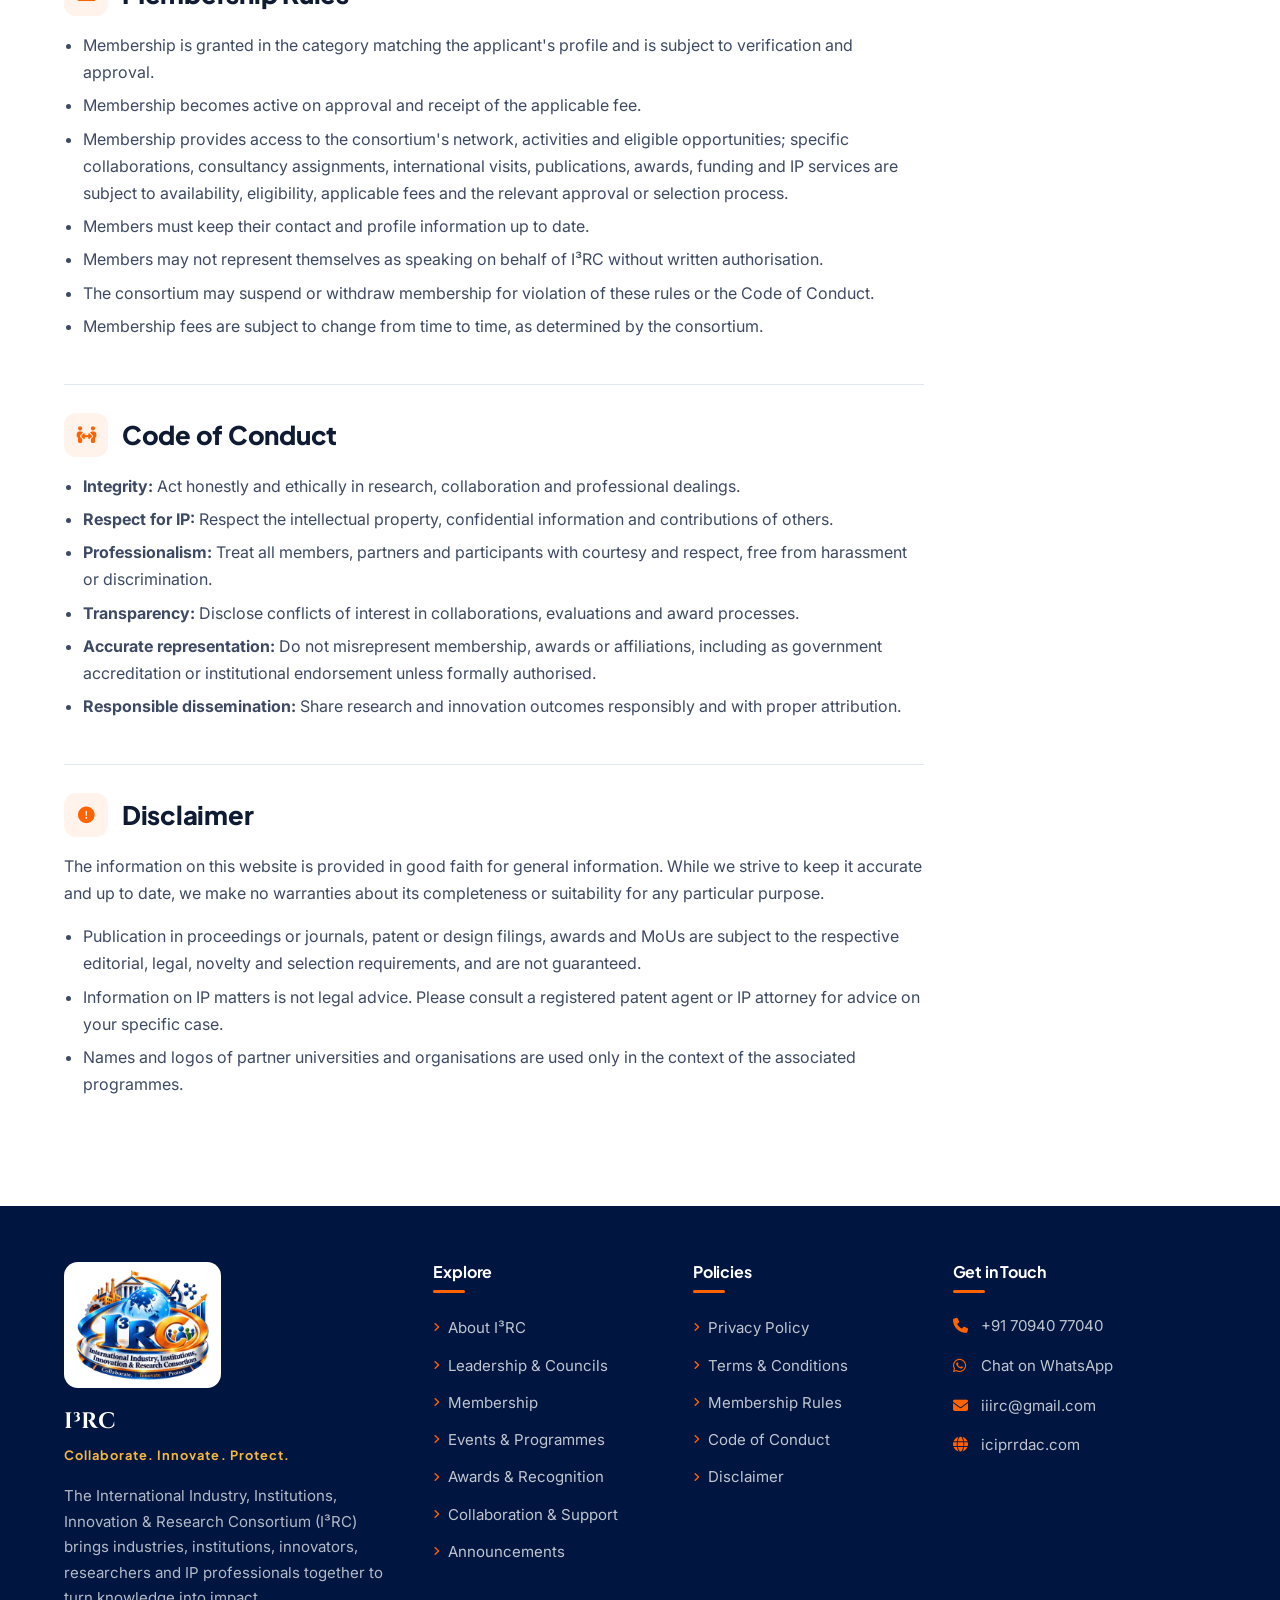
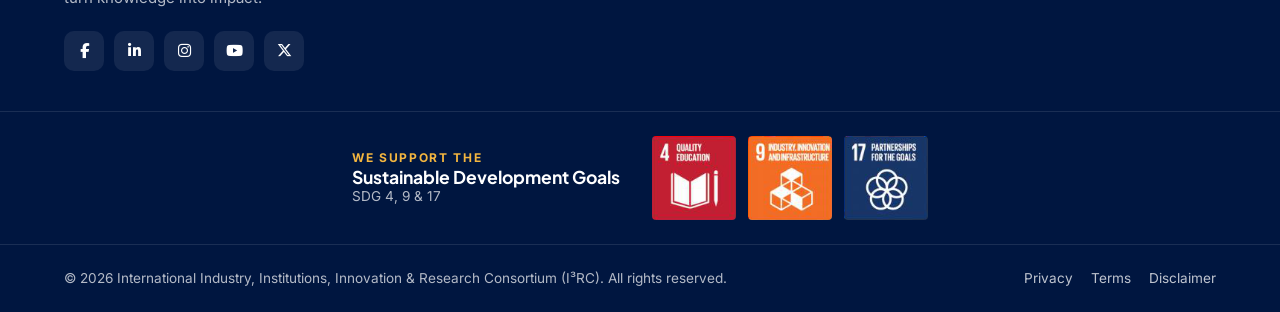
<file: policies.html>
<!doctype html>
<html lang="en">
<head>
  <meta charset="utf-8">
  <meta name="viewport" content="width=device-width, initial-scale=1">
  <title>Policies | I³RC</title>
  <meta name="description" content="Privacy policy, terms and conditions, membership rules, code of conduct and disclaimer of I³RC.">
  <meta name="theme-color" content="#003082">
  <link rel="icon" type="image/png" href="assets/img/favicon.png">
  <link rel="preconnect" href="https://fonts.googleapis.com">
  <link rel="preconnect" href="https://fonts.gstatic.com" crossorigin>
  <link href="https://fonts.googleapis.com/css2?family=Cinzel:wght@600;700&family=Inter:wght@400;500;600;700&family=Plus+Jakarta+Sans:wght@600;700;800&display=swap" rel="stylesheet">
  <link rel="stylesheet" href="https://cdnjs.cloudflare.com/ajax/libs/font-awesome/6.5.1/css/all.min.css">
  <link rel="stylesheet" href="assets/css/style.css">
  <script src="assets/js/main.js" defer></script>
</head>
<body data-page="policies">
  <div id="site-header"></div>

  <main id="main">
    <section class="page-hero">
      <div class="container">
        <ol class="breadcrumb"><li><a href="index.html">Home</a></li><li>Policies</li></ol>
        <h1>Policies</h1>
        <p>Privacy Policy, Terms &amp; Conditions, Membership Rules, Code of Conduct and Disclaimer.</p>
      </div>
    </section>

    <nav class="subnav" aria-label="On this page">
      <div class="container">
        <ul>
          <li><a href="#privacy">Privacy Policy</a></li>
          <li><a href="#terms">Terms &amp; Conditions</a></li>
          <li><a href="#membership-rules">Membership Rules</a></li>
          <li><a href="#code-of-conduct">Code of Conduct</a></li>
          <li><a href="#disclaimer">Disclaimer</a></li>
        </ul>
      </div>
    </nav>

    <div class="container">
      <div class="policy">
        <section id="privacy" class="anchor-block">
          <h2><i class="fa-solid fa-user-shield"></i> Privacy Policy</h2>
          <p>The International Industry, Institutions, Innovation &amp; Research Consortium (I³RC) respect your privacy. This policy explains how we handle information you share with us through this website.</p>
          <h3>Information we collect</h3>
          <ul>
            <li>Details you provide voluntarily through our forms or messages — such as name, phone number, email, organisation, designation and areas of interest.</li>
            <li>Information shared during membership, award nomination or event registration processes.</li>
          </ul>
          <h3>How we use it</h3>
          <ul>
            <li>To respond to enquiries and process membership, nominations and registrations.</li>
            <li>To share information about relevant events, programmes and opportunities.</li>
            <li>To maintain records required for the administration of the consortium.</li>
          </ul>
          <h3>Sharing</h3>
          <p>We do not sell personal information. Information may be shared with partner institutions or event organisers only where necessary to deliver a service you have requested, or where required by law.</p>
          <h3>Your choices</h3>
          <p>You may request access to, correction of, or deletion of your information at any time by contacting us.</p>
        </section>

        <section id="terms" class="anchor-block">
          <h2><i class="fa-solid fa-file-contract"></i> Terms &amp; Conditions</h2>
          <ul>
            <li>Content on this website is provided for general information about the consortium, its activities and its programmes.</li>
            <li>Fees, schedules, packages and programme details are subject to change. The confirmed terms communicated at the time of registration or application will apply.</li>
            <li>Payments for membership, events or awards are governed by the specific terms communicated for each programme, including any refund or cancellation conditions.</li>
            <li>Logos, names and materials of I³RC and partner organisations may not be used without prior written permission.</li>
            <li>External links are provided for convenience; we are not responsible for the content of third-party websites.</li>
          </ul>
        </section>

        <section id="membership-rules" class="anchor-block">
          <h2><i class="fa-solid fa-id-card"></i> Membership Rules</h2>
          <ul>
            <li>Membership is granted in the category matching the applicant's profile and is subject to verification and approval.</li>
            <li>Membership becomes active on approval and receipt of the applicable fee.</li>
            <li>Membership provides access to the consortium's network, activities and eligible opportunities; specific collaborations, consultancy assignments, international visits, publications, awards, funding and IP services are subject to availability, eligibility, applicable fees and the relevant approval or selection process.</li>
            <li>Members must keep their contact and profile information up to date.</li>
            <li>Members may not represent themselves as speaking on behalf of I³RC without written authorisation.</li>
            <li>The consortium may suspend or withdraw membership for violation of these rules or the Code of Conduct.</li>
            <li>Membership fees are subject to change from time to time, as determined by the consortium.</li>
          </ul>
        </section>

        <section id="code-of-conduct" class="anchor-block">
          <h2><i class="fa-solid fa-people-arrows"></i> Code of Conduct</h2>
          <ul>
            <li><strong>Integrity:</strong> Act honestly and ethically in research, collaboration and professional dealings.</li>
            <li><strong>Respect for IP:</strong> Respect the intellectual property, confidential information and contributions of others.</li>
            <li><strong>Professionalism:</strong> Treat all members, partners and participants with courtesy and respect, free from harassment or discrimination.</li>
            <li><strong>Transparency:</strong> Disclose conflicts of interest in collaborations, evaluations and award processes.</li>
            <li><strong>Accurate representation:</strong> Do not misrepresent membership, awards or affiliations, including as government accreditation or institutional endorsement unless formally authorised.</li>
            <li><strong>Responsible dissemination:</strong> Share research and innovation outcomes responsibly and with proper attribution.</li>
          </ul>
        </section>

        <section id="disclaimer" class="anchor-block">
          <h2><i class="fa-solid fa-circle-exclamation"></i> Disclaimer</h2>
          <p>The information on this website is provided in good faith for general information. While we strive to keep it accurate and up to date, we make no warranties about its completeness or suitability for any particular purpose.</p>
          <ul>
            <li>Publication in proceedings or journals, patent or design filings, awards and MoUs are subject to the respective editorial, legal, novelty and selection requirements, and are not guaranteed.</li>
            <li>Information on IP matters is not legal advice. Please consult a registered patent agent or IP attorney for advice on your specific case.</li>
            <li>Names and logos of partner universities and organisations are used only in the context of the associated programmes.</li>
          </ul>
        </section>
      </div>
    </div>
    <div style="height:64px"></div>
  </main>

  <div id="site-footer"></div>
</body>
</html>
</file>
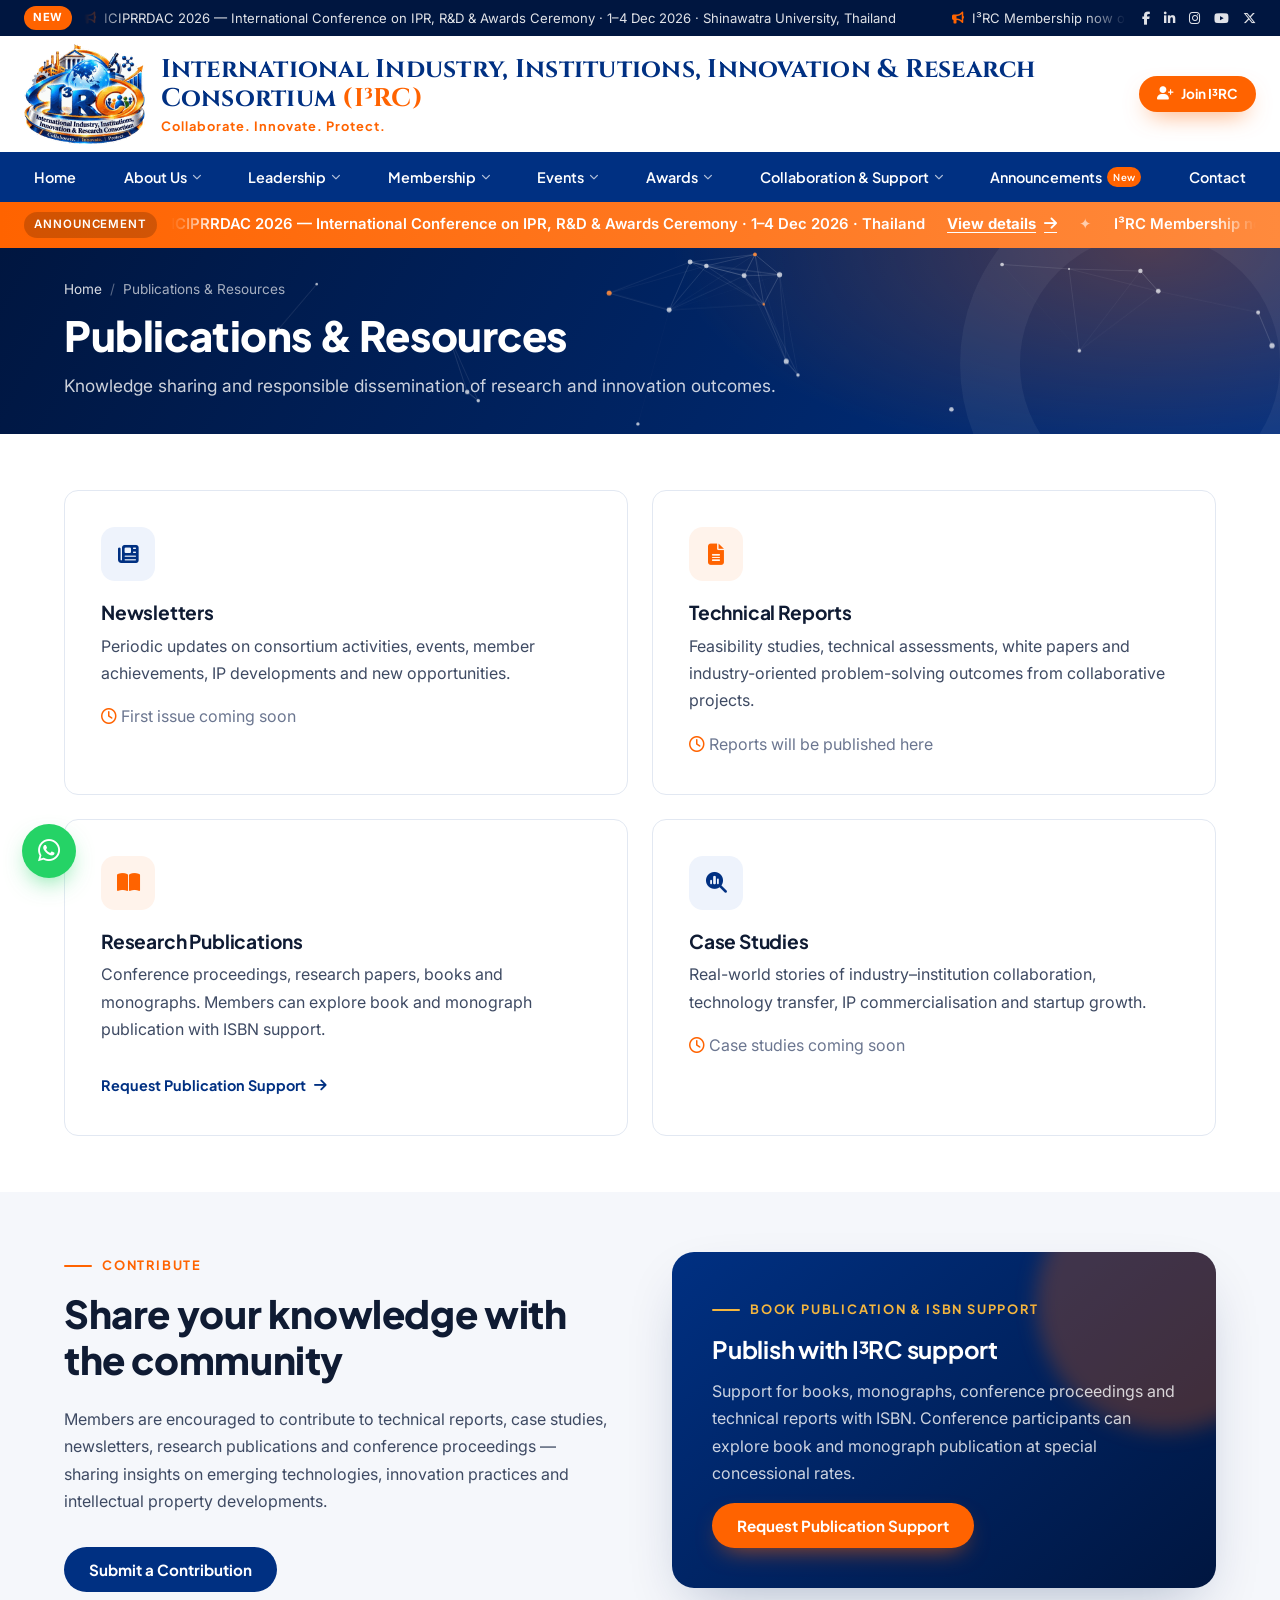
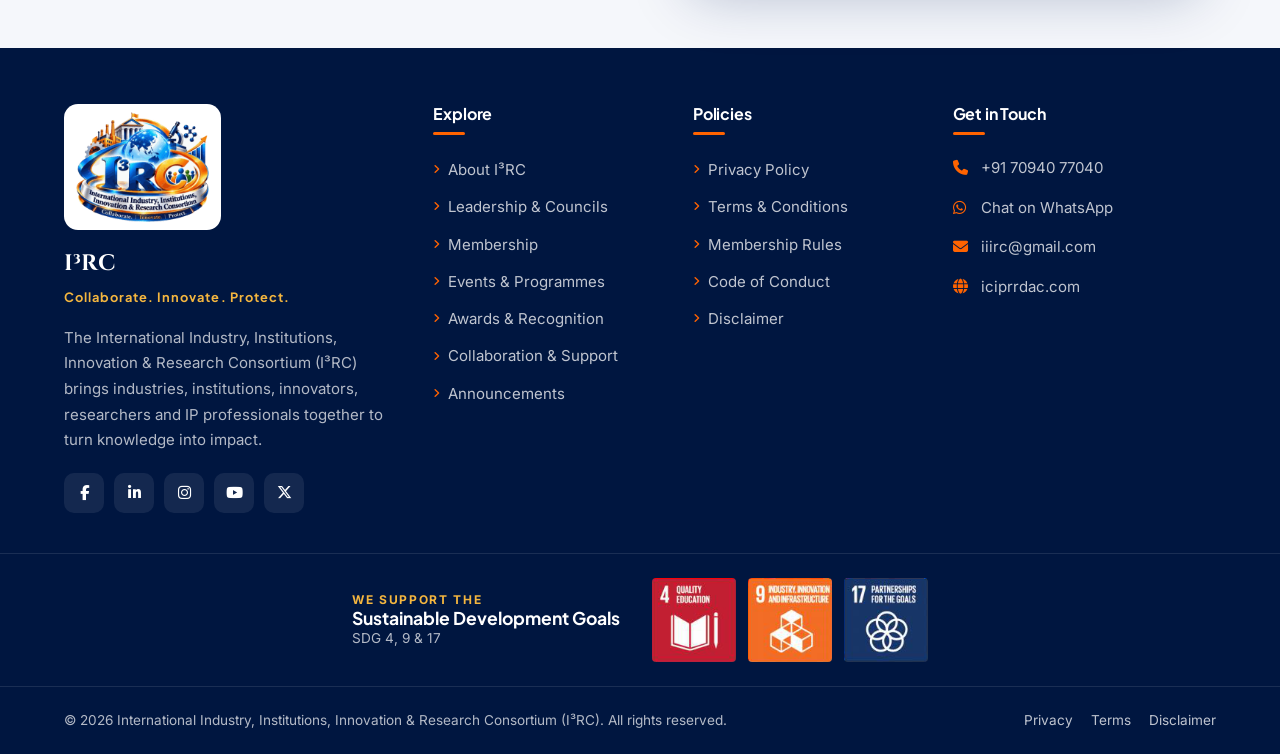
<file: publications.html>
<!doctype html>
<html lang="en">
<head>
  <meta charset="utf-8">
  <meta name="viewport" content="width=device-width, initial-scale=1">
  <title>Publications &amp; Resources | I³RC</title>
  <meta name="description" content="Newsletters, technical reports, research publications and case studies from I³RC.">
  <meta name="theme-color" content="#003082">
  <link rel="icon" type="image/png" href="assets/img/favicon.png">
  <link rel="preconnect" href="https://fonts.googleapis.com">
  <link rel="preconnect" href="https://fonts.gstatic.com" crossorigin>
  <link href="https://fonts.googleapis.com/css2?family=Cinzel:wght@600;700&family=Inter:wght@400;500;600;700&family=Plus+Jakarta+Sans:wght@600;700;800&display=swap" rel="stylesheet">
  <link rel="stylesheet" href="https://cdnjs.cloudflare.com/ajax/libs/font-awesome/6.5.1/css/all.min.css">
  <link rel="stylesheet" href="assets/css/style.css">
  <script src="assets/js/main.js" defer></script>
</head>
<body data-page="publications">
  <div id="site-header"></div>

  <main id="main">
    <section class="page-hero">
      <div class="container">
        <ol class="breadcrumb"><li><a href="index.html">Home</a></li><li>Publications &amp; Resources</li></ol>
        <h1>Publications &amp; Resources</h1>
        <p>Knowledge sharing and responsible dissemination of research and innovation outcomes.</p>
      </div>
    </section>

    <section class="section">
      <div class="container">
        <div class="grid grid-2">
          <article class="card anchor-block reveal" id="newsletters" style="padding:36px">
            <div class="card-icon"><i class="fa-solid fa-newspaper"></i></div>
            <h3>Newsletters</h3>
            <p>Periodic updates on consortium activities, events, member achievements, IP developments and new opportunities.</p>
            <p class="muted mb-0"><i class="fa-regular fa-clock text-orange"></i> First issue coming soon</p>
          </article>
          <article class="card anchor-block reveal" id="reports" style="padding:36px">
            <div class="card-icon orange"><i class="fa-solid fa-file-lines"></i></div>
            <h3>Technical Reports</h3>
            <p>Feasibility studies, technical assessments, white papers and industry-oriented problem-solving outcomes from collaborative projects.</p>
            <p class="muted mb-0"><i class="fa-regular fa-clock text-orange"></i> Reports will be published here</p>
          </article>
          <article class="card anchor-block reveal" id="research" style="padding:36px">
            <div class="card-icon orange"><i class="fa-solid fa-book-open"></i></div>
            <h3>Research Publications</h3>
            <p>Conference proceedings, research papers, books and monographs. Members can explore book and monograph publication with ISBN support.</p>
            <a class="card-link" href="collaboration.html#request-form">Request Publication Support <i class="fa-solid fa-arrow-right"></i></a>
          </article>
          <article class="card anchor-block reveal" id="case-studies" style="padding:36px">
            <div class="card-icon"><i class="fa-solid fa-magnifying-glass-chart"></i></div>
            <h3>Case Studies</h3>
            <p>Real-world stories of industry–institution collaboration, technology transfer, IP commercialisation and startup growth.</p>
            <p class="muted mb-0"><i class="fa-regular fa-clock text-orange"></i> Case studies coming soon</p>
          </article>
        </div>
      </div>
    </section>

    <section class="section section-soft">
      <div class="container split">
        <div class="reveal">
          <span class="eyebrow">Contribute</span>
          <h2>Share your knowledge with the community</h2>
          <p>Members are encouraged to contribute to technical reports, case studies, newsletters, research publications and conference proceedings — sharing insights on emerging technologies, innovation practices and intellectual property developments.</p>
          <a class="btn btn-navy mt-2" href="contact.html">Submit a Contribution</a>
        </div>
        <div class="about-panel reveal">
          <span class="eyebrow" style="color:var(--gold)">Book Publication &amp; ISBN Support</span>
          <h3>Publish with I³RC support</h3>
          <p style="position:relative;z-index:1;color:rgba(255,255,255,.8)">Support for books, monographs, conference proceedings and technical reports with ISBN. Conference participants can explore book and monograph publication at special concessional rates.</p>
          <a class="btn btn-primary" style="position:relative;z-index:1" href="collaboration.html#request-form">Request Publication Support</a>
        </div>
      </div>
    </section>
  </main>

  <div id="site-footer"></div>
</body>
</html>
</file>
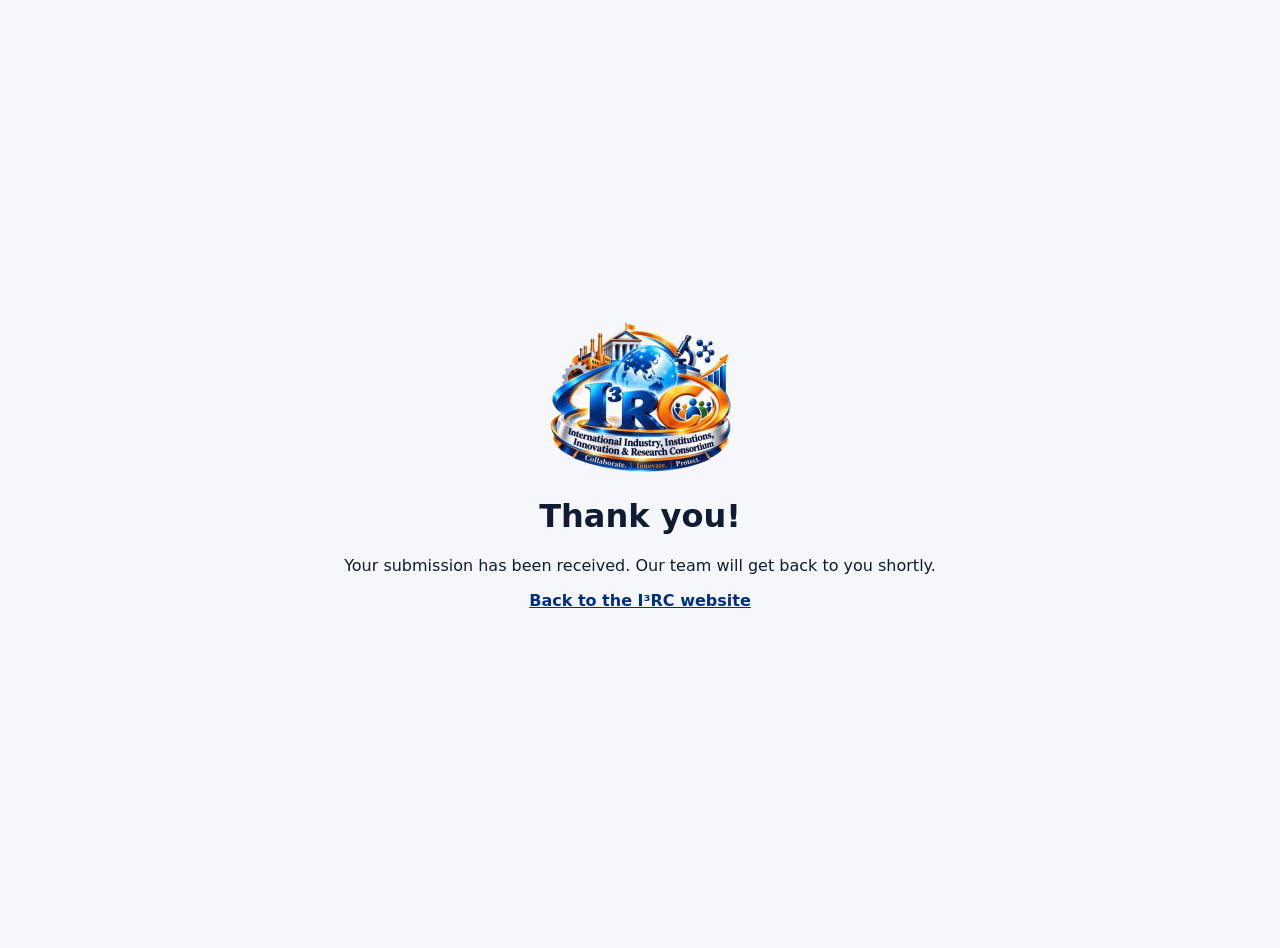
<file: thanks.html>
<!doctype html>
<html lang="en">
<head>
  <meta charset="utf-8">
  <meta name="viewport" content="width=device-width, initial-scale=1">
  <meta name="robots" content="noindex">
  <title>Thank You | I³RC</title>
  <link rel="icon" type="image/png" href="assets/img/favicon.png">
  <style>
    body { margin: 0; min-height: 100vh; display: grid; place-items: center; font-family: system-ui, "Segoe UI", sans-serif; background: #f5f7fb; color: #0f1b33; text-align: center; padding: 24px; }
    a { color: #003082; font-weight: 600; }
  </style>
</head>
<body>
  <!-- FormSubmit redirects here after a successful submission (the site loads it in a hidden frame) -->
  <main>
    <img src="assets/img/i3rc-logo.png" alt="I³RC logo" width="181" height="150">
    <h1>Thank you!</h1>
    <p>Your submission has been received. Our team will get back to you shortly.</p>
    <p><a href="index.html">Back to the I³RC website</a></p>
  </main>
</body>
</html>
</file>
<file: assets/css/style.css>
/* =========================================================
   I³RC — International Industry, Institutions, Innovation & Research Consortium
   Global stylesheet
   ========================================================= */

:root {
  --navy: #003082;
  --navy-700: #00266a;
  --navy-900: #001640;
  --navy-50: #eef3fc;
  --orange: #ff6300;
  --orange-600: #e85a00;
  --orange-50: #fff3eb;
  --gold: #f4b63f;

  --ink: #0f1b33;
  --body: #3e4a63;
  --muted: #6b7690;
  --line: #e2e8f2;
  --bg: #ffffff;
  --bg-soft: #f5f7fb;

  --radius: 14px;
  --radius-sm: 10px;
  --shadow-sm: 0 1px 2px rgba(15, 27, 51, .06), 0 2px 8px rgba(15, 27, 51, .04);
  --shadow: 0 10px 30px -12px rgba(0, 32, 90, .18);
  --shadow-lg: 0 24px 60px -20px rgba(0, 32, 90, .30);

  --font-head: "Plus Jakarta Sans", system-ui, -apple-system, "Segoe UI", sans-serif;
  --font-body: "Inter", system-ui, -apple-system, "Segoe UI", sans-serif;
  --font-brand: "Cinzel", Georgia, "Times New Roman", serif;

  --container: 1200px;
  --header-h: 50px;
}

*, *::before, *::after { box-sizing: border-box; }
html { scroll-behavior: smooth; scroll-padding-top: calc(var(--header-h) + 16px); }
body {
  margin: 0;
  font-family: var(--font-body);
  font-size: 16px;
  line-height: 1.7;
  color: var(--body);
  background: var(--bg);
  -webkit-font-smoothing: antialiased;
  text-rendering: optimizeLegibility;
}
img { max-width: 100%; height: auto; display: block; }
a { color: var(--navy); text-decoration: none; transition: color .2s; }
a:hover { color: var(--orange); }
h1, h2, h3, h4, h5 {
  font-family: var(--font-head);
  color: var(--ink);
  line-height: 1.2;
  margin: 0 0 .6em;
  letter-spacing: -.01em;
}
h1 { font-size: clamp(2.1rem, 4.6vw, 3.5rem); font-weight: 800; }
h2 { font-size: clamp(1.7rem, 3vw, 2.4rem); font-weight: 800; }
h3 { font-size: 1.2rem; font-weight: 700; }
h4 { font-size: 1.05rem; font-weight: 700; }
p { margin: 0 0 1em; }
ul { padding-left: 1.2em; }
::selection { background: var(--orange); color: #fff; }

.container { width: 100%; max-width: var(--container); margin: 0 auto; padding: 0 24px; }
.sr-only { position: absolute; width: 1px; height: 1px; overflow: hidden; clip: rect(0 0 0 0); white-space: nowrap; }
.skip-link { position: absolute; left: 16px; top: -60px; background: var(--navy); color: #fff; padding: 10px 16px; border-radius: 8px; z-index: 1000; }
.skip-link:focus { top: 12px; color: #fff; }
:focus-visible { outline: 3px solid var(--orange); outline-offset: 2px; border-radius: 4px; }

/* ---------- Buttons ---------- */
.btn {
  display: inline-flex; align-items: center; justify-content: center; gap: .55em;
  padding: .85em 1.5em; border-radius: 999px; border: 2px solid transparent;
  font-family: var(--font-head); font-weight: 700; font-size: .95rem; line-height: 1;
  cursor: pointer; transition: transform .2s, background .2s, color .2s, box-shadow .2s, border-color .2s;
  white-space: nowrap;
}
.btn:hover { transform: translateY(-2px); }
.btn-primary { background: var(--orange); color: #fff; box-shadow: 0 10px 24px -10px rgba(255, 99, 0, .7); }
.btn-primary:hover { background: var(--orange-600); color: #fff; }
.btn-navy { background: var(--navy); color: #fff; }
.btn-navy:hover { background: var(--navy-700); color: #fff; }
.btn-outline { border-color: var(--navy); color: var(--navy); background: transparent; }
.btn-outline:hover { background: var(--navy); color: #fff; }
.btn-ghost-light { border-color: rgba(255,255,255,.5); color: #fff; }
.btn-ghost-light:hover { background: #fff; color: var(--navy); border-color: #fff; }
.btn-sm { padding: .65em 1.15em; font-size: .85rem; }
.btn-block { width: 100%; }

/* ---------- Top bar (scrolling announcements) ---------- */
.topbar { background: var(--navy-900); color: rgba(255,255,255,.85); font-size: .82rem; }
.topbar .container { max-width: 1440px; display: flex; align-items: center; justify-content: space-between; gap: 16px; min-height: 36px; }
.topbar a { color: rgba(255,255,255,.88); }
.topbar a:hover { color: var(--orange); }
.topbar-social { display: flex; gap: 14px; flex-shrink: 0; }
.ticker { display: flex; align-items: center; gap: 12px; min-width: 0; flex: 1; }
.ticker-label { flex-shrink: 0; background: var(--orange); color: #fff; padding: 2px 9px; border-radius: 999px; font-weight: 700; font-size: .7rem; letter-spacing: .06em; }

/* Seamless marquee: JS duplicates the content, the track slides by half its width */
.marquee { overflow: hidden; flex: 1; min-width: 0; mask-image: linear-gradient(90deg, transparent, #000 4%, #000 96%, transparent); -webkit-mask-image: linear-gradient(90deg, transparent, #000 4%, #000 96%, transparent); }
.marquee-track { display: flex; width: max-content; animation: marquee 40s linear infinite; }
.marquee:hover .marquee-track, .marquee:focus-within .marquee-track { animation-play-state: paused; }
.marquee-group { display: flex; flex-shrink: 0; }
.marquee-group > * { white-space: nowrap; }
.ticker .marquee-group a { display: inline-flex; align-items: center; gap: 8px; padding-right: 56px; }
.ticker .marquee-group i { color: var(--orange); font-size: .75rem; }
@keyframes marquee { from { transform: translateX(0); } to { transform: translateX(-50%); } }

/* ---------- Brand bar: consortium name on every page ---------- */
.brandbar { background: #fff; position: relative; z-index: 101; }
.brandbar .container { max-width: 1440px; display: flex; align-items: center; gap: 20px; padding-top: 8px; padding-bottom: 8px; }
.brand { display: flex; align-items: center; gap: 16px; min-width: 0; flex: 1; }
.brand img { height: 100px; width: auto; flex-shrink: 0; }
.brand-text { display: flex; flex-direction: column; line-height: 1.15; min-width: 0; }
.brand-name { font-family: var(--font-brand); font-weight: 700; font-size: clamp(1.15rem, 2vw, 1.95rem); letter-spacing: .01em; color: var(--navy); }
.brand-abbr { color: var(--orange); white-space: nowrap; }
.brand-sub { font-family: var(--font-head); font-size: clamp(.8rem, 1vw, .95rem); letter-spacing: .08em; color: var(--orange); font-weight: 700; margin-top: 5px; }
.brand-cta { flex-shrink: 0; }

/* ---------- Main navigation: every tab in one row ---------- */
.site-header {
  position: sticky; top: 0; z-index: 100;
  background: var(--navy); transition: box-shadow .25s;
}
.site-header.scrolled { box-shadow: 0 8px 24px -10px rgba(0, 22, 64, .45); }
.site-header .container { max-width: 1440px; }

.nav { display: flex; align-items: center; height: var(--header-h); }
.nav > ul { list-style: none; display: flex; align-items: center; justify-content: space-between; flex: 1; gap: 2px; margin: 0; padding: 0; }
.nav-item { position: relative; }
.nav-link {
  display: inline-flex; align-items: center; gap: 5px;
  padding: 9px 10px; border-radius: 8px; white-space: nowrap;
  font-family: var(--font-head); font-weight: 600; font-size: .9rem; color: #fff;
  background: none; border: 0; cursor: pointer;
}
.nav-link .fa-chevron-down { font-size: .58rem; opacity: .7; transition: transform .2s; }
.nav-link:hover, .nav-item:hover > .nav-link, .nav-item:focus-within > .nav-link { color: #fff; background: rgba(255,255,255,.12); }
.nav-item:hover > .nav-link .fa-chevron-down { transform: rotate(180deg); }
.nav-link.active { color: #fff; background: rgba(255,255,255,.08); }
.nav-link.active::after {
  content: ""; position: absolute; left: 10px; right: 10px; bottom: 0; height: 3px; background: var(--orange); border-radius: 3px;
}
.nav-link .badge-new { background: var(--orange); color: #fff; font-size: .6rem; padding: 2px 6px; border-radius: 999px; letter-spacing: .04em; }

.dropdown {
  position: absolute; top: calc(100% + 6px); left: 0; min-width: 270px;
  background: #fff; border: 1px solid var(--line); border-radius: var(--radius);
  box-shadow: var(--shadow-lg); padding: 10px; list-style: none; margin: 0;
  opacity: 0; visibility: hidden; transform: translateY(8px); transition: all .2s;
}
.dropdown::before { content: ""; position: absolute; top: -10px; left: 0; right: 0; height: 10px; }
.nav-item:nth-last-child(-n+4) > .dropdown { left: auto; right: 0; }
.nav-item:hover > .dropdown, .nav-item:focus-within > .dropdown { opacity: 1; visibility: visible; transform: translateY(0); }
.dropdown a {
  display: flex; align-items: center; gap: 10px; padding: 9px 12px; border-radius: 8px;
  font-size: .9rem; color: var(--body); font-weight: 500; white-space: nowrap;
}
.dropdown a i { color: var(--orange); width: 16px; text-align: center; font-size: .85rem; }
.dropdown a:hover { background: var(--navy-50); color: var(--navy); }

.nav-cta { display: none; }
.nav-toggle {
  display: none; width: 46px; height: 46px; border-radius: 10px; border: 1px solid var(--line); flex-shrink: 0;
  background: #fff; cursor: pointer; align-items: center; justify-content: center; font-size: 1.15rem; color: var(--navy);
}

@media (max-width: 1240px) and (min-width: 1081px) {
  .nav-link { padding: 9px 7px; font-size: .84rem; }
}
/* Small screens: the tab row moves into a slide-out menu, the brand bar stays on top */
@media (max-width: 1080px) {
  :root { --header-h: 70px; }
  .brandbar { position: sticky; top: 0; border-bottom: 1px solid var(--line); transition: box-shadow .25s; }
  .brandbar.scrolled { box-shadow: 0 6px 24px -12px rgba(0, 32, 90, .25); }
  .brandbar .container { min-height: var(--header-h); padding-top: 6px; padding-bottom: 6px; }
  .brand img { height: 66px; }
  .brand-cta { display: none; }
  .nav-toggle { display: inline-flex; }
  .site-header { position: static; background: none; box-shadow: none !important; }
  .nav {
    position: fixed; inset: 0 0 0 auto; width: min(380px, 88vw); height: auto; background: #fff;
    flex-direction: column; align-items: stretch; padding: 90px 20px 30px; overflow-y: auto;
    transform: translateX(100%); transition: transform .3s ease; box-shadow: var(--shadow-lg); z-index: 120;
  }
  .nav.open { transform: none; }
  .nav > ul { flex-direction: column; align-items: stretch; justify-content: flex-start; flex: none; gap: 0; }
  .nav-link { width: 100%; justify-content: space-between; padding: 14px 12px; font-size: 1rem; color: var(--ink); border-bottom: 1px solid var(--line); border-radius: 0; }
  .nav-link:hover, .nav-item:hover > .nav-link, .nav-item:focus-within > .nav-link { color: var(--navy); background: var(--navy-50); }
  .nav-link.active, .nav-link.active:hover { color: var(--orange); background: none; }
  .nav-link.active::after { display: none; }
  .dropdown {
    position: static; opacity: 1; visibility: visible; transform: none; box-shadow: none; border: 0;
    padding: 4px 0 8px 10px; display: none; min-width: 0;
  }
  .dropdown a { white-space: normal; }
  .nav-item.open > .dropdown { display: block; }
  .nav-item:hover > .nav-link .fa-chevron-down { transform: none; }
  .nav-item.open > .nav-link .fa-chevron-down { transform: rotate(180deg); }
  .nav-cta { display: inline-flex; margin: 20px 0 0; }
  .nav-close { position: absolute; top: 22px; right: 20px; }
  .nav-overlay { position: fixed; inset: 0; background: rgba(0, 22, 64, .5); z-index: 99; opacity: 0; visibility: hidden; transition: .3s; }
  .nav-overlay.show { opacity: 1; visibility: visible; }
}
@media (min-width: 1081px) { .nav-close, .nav-overlay { display: none; } }
@media (max-width: 760px) {
  :root { --header-h: 60px; }
  .topbar-social { display: none; }
  .brandbar .container { gap: 12px; }
  .brand { gap: 10px; }
  .brand img { height: 54px; }
  .brand-name { font-size: .86rem; line-height: 1.2; }
  .brand-abbr { display: none; }
  .brand-sub { font-size: .66rem; letter-spacing: .04em; margin-top: 3px; }
}

/* ---------- Hero (home) ---------- */
.hero {
  position: relative; overflow: hidden; color: #fff;
  background:
    radial-gradient(1200px 500px at 85% -10%, rgba(255, 99, 0, .28), transparent 60%),
    radial-gradient(900px 600px at -10% 110%, rgba(56, 120, 255, .35), transparent 60%),
    linear-gradient(135deg, var(--navy-900) 0%, var(--navy) 100%);
}
.hero::before {
  content: ""; position: absolute; inset: 0; opacity: .12;
  background-image: linear-gradient(rgba(255,255,255,.4) 1px, transparent 1px), linear-gradient(90deg, rgba(255,255,255,.4) 1px, transparent 1px);
  background-size: 48px 48px;
  mask-image: radial-gradient(ellipse at 70% 40%, #000 20%, transparent 70%);
}
.hero .container { position: relative; z-index: 1; display: grid; grid-template-columns: 1.15fr .85fr; gap: 56px; align-items: center; padding-top: 56px; padding-bottom: 64px; }
.hero h1 { color: #fff; margin-bottom: .35em; font-size: clamp(1.9rem, 3.4vw, 2.9rem); }
.hero h1 .accent { color: var(--orange); }
.hero-eyebrow {
  display: inline-flex; align-items: center; gap: 10px; padding: 7px 14px 7px 8px; border-radius: 999px;
  background: rgba(255,255,255,.1); border: 1px solid rgba(255,255,255,.18); font-size: .85rem; font-weight: 600; margin-bottom: 16px;
}
.hero-eyebrow .dot { background: var(--orange); color: #fff; border-radius: 999px; padding: 3px 10px; font-size: .72rem; letter-spacing: .05em; }
.hero-tagline { font-family: var(--font-head); font-size: clamp(1.1rem, 2vw, 1.4rem); font-weight: 700; color: var(--gold); letter-spacing: .02em; margin-bottom: 18px; }
.hero-lead { font-size: 1.08rem; color: rgba(255,255,255,.82); max-width: 620px; margin-bottom: 24px; }
.hero-actions { display: flex; gap: 14px; flex-wrap: wrap; }
.hero-pillars { display: flex; flex-wrap: wrap; gap: 10px 26px; margin-top: 28px; padding-top: 20px; border-top: 1px solid rgba(255,255,255,.15); }
.hero-pillars span { display: inline-flex; align-items: center; gap: 9px; font-size: .92rem; font-weight: 600; color: rgba(255,255,255,.9); }
.hero-pillars i { color: var(--orange); }

.hero-card {
  position: relative; background: #fff; color: var(--body); border-radius: 20px; padding: 26px;
  box-shadow: 0 40px 80px -30px rgba(0,0,0,.5);
}
.hero-card::before {
  content: ""; position: absolute; inset: -10px; border-radius: 26px; z-index: -1;
  background: linear-gradient(135deg, rgba(255,99,0,.6), rgba(255,255,255,.05));
}
.hero-card .tag { display: inline-flex; align-items: center; gap: 8px; color: var(--orange); font-weight: 700; font-size: .78rem; letter-spacing: .1em; text-transform: uppercase; margin-bottom: 12px; }
.hero-card h3 { font-size: 1.3rem; margin-bottom: 6px; }
.hero-card .sub { color: var(--muted); font-size: .92rem; margin-bottom: 18px; }
.hero-card .meta { display: grid; gap: 12px; margin: 0 0 22px; padding: 0; list-style: none; }
.hero-card .meta li { display: flex; gap: 12px; align-items: flex-start; font-size: .92rem; }
.hero-card .meta i { width: 34px; height: 34px; flex-shrink: 0; display: grid; place-items: center; border-radius: 9px; background: var(--navy-50); color: var(--navy); font-size: .9rem; }
.hero-card .meta strong { display: block; color: var(--ink); font-family: var(--font-head); }
.hero-card .price { display: flex; align-items: baseline; gap: 8px; padding: 14px 16px; background: var(--orange-50); border-radius: 12px; margin-bottom: 18px; }
.hero-card .price b { font-family: var(--font-head); font-size: 1.6rem; color: var(--orange); }
.hero-card .price span { font-size: .85rem; color: var(--muted); font-weight: 600; }

@media (max-width: 960px) {
  .hero .container { grid-template-columns: 1fr; padding-top: 40px; padding-bottom: 48px; gap: 32px; }
}

/* ---------- Page hero (inner pages) ---------- */
.page-hero {
  position: relative; color: #fff; overflow: hidden;
  background:
    radial-gradient(800px 360px at 90% 0%, rgba(255, 99, 0, .3), transparent 60%),
    linear-gradient(120deg, var(--navy-900), var(--navy));
}
.page-hero::after {
  content: ""; position: absolute; right: -60px; bottom: -120px; width: 380px; height: 380px; border-radius: 50%;
  border: 60px solid rgba(255,255,255,.05);
  animation: ring-drift 14s ease-in-out infinite alternate;
}
@keyframes ring-drift { from { transform: translate(0, 0) scale(1); } to { transform: translate(-60px, -30px) scale(1.12); } }

/* Animated network canvas injected by main.js behind every hero banner */
.hero-fx { position: absolute; inset: 0; width: 100%; height: 100%; z-index: 0; pointer-events: none; }
.page-hero .container { position: relative; z-index: 1; padding-top: 30px; padding-bottom: 34px; }
.page-hero h1 { color: #fff; font-size: clamp(1.8rem, 3.4vw, 2.6rem); margin-bottom: .25em; }
.page-hero p { color: rgba(255,255,255,.8); max-width: 720px; font-size: 1.08rem; margin: 0; }
.breadcrumb { display: flex; flex-wrap: wrap; gap: 8px; list-style: none; padding: 0; margin: 0 0 10px; font-size: .85rem; }
.breadcrumb li { color: rgba(255,255,255,.65); }
.breadcrumb li + li::before { content: "/"; margin-right: 8px; color: rgba(255,255,255,.35); }
.breadcrumb a { color: rgba(255,255,255,.85); }
.breadcrumb a:hover { color: var(--orange); }

/* ---------- Sub navigation (in-page) ---------- */
.subnav { position: sticky; top: var(--header-h); z-index: 50; background: #fff; border-bottom: 1px solid var(--line); }
.subnav ul { display: flex; gap: 6px; list-style: none; margin: 0; padding: 8px 0; overflow-x: auto; scrollbar-width: none; }
.subnav ul::-webkit-scrollbar { display: none; }
.subnav a { display: block; padding: 8px 16px; border-radius: 999px; font-size: .88rem; font-weight: 600; color: var(--body); white-space: nowrap; border: 1px solid var(--line); }
.subnav a:hover, .subnav a.active { background: var(--navy); color: #fff; border-color: var(--navy); }

/* ---------- Sections ---------- */
.section { padding: 56px 0; }
.section-sm { padding: 40px 0; }
.subnav + .section { padding-top: 32px; }
.section-soft { background: var(--bg-soft); }
.section-navy { background: linear-gradient(135deg, var(--navy-900), var(--navy)); color: rgba(255,255,255,.85); }
.section-navy h2, .section-navy h3, .section-navy h4 { color: #fff; }
.section + .section:not(.section-soft):not(.section-navy) { padding-top: 0; }
.section-soft + .section-soft { padding-top: 0; }

.eyebrow {
  display: inline-flex; align-items: center; gap: 10px; color: var(--orange);
  font-family: var(--font-head); font-weight: 700; font-size: .8rem; letter-spacing: .14em; text-transform: uppercase; margin-bottom: 14px;
}
.eyebrow::before { content: ""; width: 28px; height: 2px; background: currentColor; border-radius: 2px; }
.section-head { max-width: 760px; margin-bottom: 32px; }
.section-head.center { margin-left: auto; margin-right: auto; text-align: center; }
.section-head.center .eyebrow::after { content: ""; width: 28px; height: 2px; background: currentColor; border-radius: 2px; }
.section-head p { font-size: 1.06rem; color: var(--muted); }
.section-navy .section-head p { color: rgba(255,255,255,.75); }
.lead { font-size: 1.12rem; color: var(--body); }

/* ---------- Grids ---------- */
.grid { display: grid; gap: 24px; }
.grid-2 { grid-template-columns: repeat(2, 1fr); }
.grid-3 { grid-template-columns: repeat(3, 1fr); }
.grid-4 { grid-template-columns: repeat(4, 1fr); }
.split { display: grid; grid-template-columns: 1fr 1fr; gap: 64px; align-items: center; }
.split-wide { grid-template-columns: 1.2fr .8fr; }
@media (max-width: 1024px) { .grid-4 { grid-template-columns: repeat(2, 1fr); } .grid-3 { grid-template-columns: repeat(2, 1fr); } }
@media (max-width: 860px) { .split, .split-wide { grid-template-columns: 1fr; gap: 40px; } }
@media (max-width: 640px) { .grid-2, .grid-3, .grid-4 { grid-template-columns: 1fr; } .section { padding: 44px 0; } }

/* ---------- Cards ---------- */
.card {
  position: relative; background: #fff; border: 1px solid var(--line); border-radius: var(--radius);
  padding: 28px; transition: transform .25s, box-shadow .25s, border-color .25s;
}
.card:hover { transform: translateY(-4px); box-shadow: var(--shadow); border-color: transparent; }
.card h3 { margin-bottom: .45em; }
.card p:last-child, .card ul:last-child { margin-bottom: 0; }
.card-icon {
  width: 54px; height: 54px; border-radius: 14px; display: grid; place-items: center; font-size: 1.3rem;
  background: var(--navy-50); color: var(--navy); margin-bottom: 20px; transition: .25s;
}
.card:hover .card-icon { background: var(--navy); color: #fff; }
.card-icon.orange { background: var(--orange-50); color: var(--orange); }
.card:hover .card-icon.orange { background: var(--orange); color: #fff; }
.card .num {
  position: absolute; top: 22px; right: 24px; font-family: var(--font-head); font-weight: 800; font-size: 2.2rem;
  color: var(--navy-50); line-height: 1;
}
.card-link { display: inline-flex; align-items: center; gap: 8px; margin-top: 14px; font-weight: 700; font-family: var(--font-head); font-size: .9rem; }
.card-link i { transition: transform .2s; }
.card-link:hover i { transform: translateX(4px); }
.card-accent { border-top: 4px solid var(--orange); }

.check-list { list-style: none; padding: 0; margin: 0; display: grid; gap: 10px; }
.check-list li { position: relative; padding-left: 30px; }
.check-list li::before {
  content: "\f00c"; font-family: "Font Awesome 6 Free"; font-weight: 900; font-size: .7rem;
  position: absolute; left: 0; top: .35em; width: 19px; height: 19px; border-radius: 50%;
  background: var(--orange-50); color: var(--orange); display: grid; place-items: center;
}
.section-navy .check-list li::before { background: rgba(255,99,0,.2); }

/* ---------- Feature / about blocks ---------- */
.about-visual { position: relative; }
.about-panel {
  position: relative; border-radius: 22px; padding: 40px; color: #fff; overflow: hidden;
  background: linear-gradient(140deg, var(--navy), var(--navy-900));
  box-shadow: var(--shadow-lg);
}
.about-panel::after { content: ""; position: absolute; width: 260px; height: 260px; border-radius: 50%; right: -80px; top: -80px; background: rgba(255,99,0,.25); filter: blur(10px); }
.about-panel h3 { color: #fff; font-size: 1.5rem; position: relative; z-index: 1; }
.about-panel .triad { position: relative; z-index: 1; display: grid; gap: 14px; margin-top: 24px; }
.triad-item { display: flex; gap: 16px; align-items: center; padding: 16px 18px; border-radius: 14px; background: rgba(255,255,255,.08); border: 1px solid rgba(255,255,255,.12); }
.triad-item i { width: 46px; height: 46px; border-radius: 12px; display: grid; place-items: center; background: var(--orange); color: #fff; font-size: 1.1rem; flex-shrink: 0; }
.triad-item strong { display: block; color: #fff; font-family: var(--font-head); font-size: 1.05rem; }
.triad-item span { font-size: .88rem; color: rgba(255,255,255,.72); }

.stat-strip { display: grid; grid-template-columns: repeat(4, 1fr); gap: 1px; background: var(--line); border-radius: var(--radius); overflow: hidden; border: 1px solid var(--line); }
.stat-strip > div { background: #fff; padding: 26px 22px; }
.stat-strip b { display: block; font-family: var(--font-head); font-size: 2rem; color: var(--navy); line-height: 1.1; }
.stat-strip span { font-size: .9rem; color: var(--muted); }
@media (max-width: 860px) { .stat-strip { grid-template-columns: repeat(2, 1fr); } }

/* Vision & mission */
.vm-card { padding: 40px; border-radius: 20px; height: 100%; }
.vm-card.vision { background: linear-gradient(140deg, var(--navy), var(--navy-900)); color: rgba(255,255,255,.85); }
.vm-card.vision h3 { color: #fff; }
.vm-card.vision .quote { font-family: var(--font-head); font-size: 1.28rem; line-height: 1.55; color: #fff; font-weight: 600; }
.vm-card .vm-icon { width: 60px; height: 60px; border-radius: 16px; display: grid; place-items: center; font-size: 1.4rem; background: var(--orange); color: #fff; margin-bottom: 22px; }
.mission-list { list-style: none; padding: 0; margin: 0; display: grid; gap: 18px; }
.mission-list li { display: flex; gap: 16px; }
.mission-list .mi { width: 42px; height: 42px; border-radius: 12px; flex-shrink: 0; display: grid; place-items: center; background: var(--navy-50); color: var(--navy); }
.mission-list strong { display: block; font-family: var(--font-head); color: var(--ink); margin-bottom: 2px; }

/* Activities */
.activity-grid { display: grid; grid-template-columns: repeat(3, 1fr); gap: 20px; counter-reset: act; }
@media (max-width: 1024px) { .activity-grid { grid-template-columns: repeat(2, 1fr); } }
@media (max-width: 640px) { .activity-grid { grid-template-columns: 1fr; } }
.activity {
  background: #fff; border: 1px solid var(--line); border-radius: var(--radius); padding: 26px 26px 24px; position: relative;
  transition: .25s;
}
.activity:hover { box-shadow: var(--shadow); transform: translateY(-3px); border-color: transparent; }
.activity .act-no {
  display: inline-grid; place-items: center; min-width: 40px; height: 40px; padding: 0 10px; border-radius: 10px; margin-bottom: 16px;
  background: var(--navy); color: #fff; font-family: var(--font-head); font-weight: 800; font-size: .95rem;
}
.activity:nth-child(3n+2) .act-no { background: var(--orange); }
.activity h3 { font-size: 1.07rem; }
.activity ul { margin: 0; padding-left: 1.1em; font-size: .93rem; }
.activity li { margin-bottom: 6px; }
.activity li::marker { color: var(--orange); }
@media (min-width: 1025px) { .activity.tall { grid-row: span 3; } }
.activity.tall { background: linear-gradient(180deg, var(--orange-50), #fff 40%); border-color: #ffd9bf; }
.activity-cta { display: flex; flex-direction: column; justify-content: center; padding: 28px; border-radius: var(--radius); color: rgba(255,255,255,.8); background: linear-gradient(140deg, var(--navy), var(--navy-900)); }
.activity-cta h3 { color: #fff; font-size: 1.15rem; }
.activity-cta .btn { align-self: flex-start; margin-top: 8px; }

/* Community chips */
.community-grid { display: grid; grid-template-columns: repeat(auto-fit, minmax(300px, 1fr)); gap: 20px; }
.community-item { display: flex; gap: 18px; padding: 24px; border-radius: var(--radius); background: #fff; border: 1px solid var(--line); transition: .25s; }
.community-item:hover { border-color: var(--orange); box-shadow: var(--shadow-sm); }
.community-item i { width: 50px; height: 50px; border-radius: 14px; flex-shrink: 0; display: grid; place-items: center; background: var(--orange-50); color: var(--orange); font-size: 1.15rem; }
.community-item h4 { margin-bottom: 4px; }
.community-item p { margin: 0; font-size: .92rem; color: var(--muted); }

/* ---------- Tables ---------- */
.table-wrap { overflow-x: auto; border-radius: var(--radius); border: 1px solid var(--line); background: #fff; box-shadow: var(--shadow-sm); }
table { width: 100%; border-collapse: collapse; min-width: 560px; }
th, td { padding: 16px 22px; text-align: left; border-bottom: 1px solid var(--line); }
thead th { background: var(--navy); color: #fff; font-family: var(--font-head); font-weight: 700; font-size: .9rem; letter-spacing: .02em; }
tbody tr:nth-child(even) { background: var(--bg-soft); }
tbody tr:hover { background: var(--orange-50); }
tbody tr:last-child td { border-bottom: 0; }
td.fee { font-family: var(--font-head); font-weight: 700; color: var(--navy); white-space: nowrap; }
td.fee .inr { color: var(--orange); }

/* ---------- Notes / callouts ---------- */
.note {
  display: flex; gap: 16px; padding: 20px 24px; border-radius: var(--radius); background: var(--orange-50);
  border-left: 4px solid var(--orange); color: var(--body); font-size: .95rem;
}
.note i { color: var(--orange); font-size: 1.2rem; margin-top: 3px; }
.note p:last-child { margin: 0; }
.note.navy { background: var(--navy-50); border-left-color: var(--navy); }
.note.navy i { color: var(--navy); }

/* ---------- Awards ---------- */
.award-card { display: flex; align-items: center; gap: 18px; padding: 22px 24px; border-radius: var(--radius); border: 1px solid var(--line); background: #fff; transition: .25s; }
.award-card:hover { box-shadow: var(--shadow); transform: translateY(-3px); border-color: transparent; }
.award-card .medal { width: 56px; height: 56px; flex-shrink: 0; border-radius: 50%; display: grid; place-items: center; font-size: 1.3rem; color: #fff; background: linear-gradient(140deg, var(--gold), var(--orange)); box-shadow: 0 8px 18px -8px rgba(255,99,0,.7); }
.award-card h4 { margin: 0; font-size: 1rem; }
.award-card.featured { grid-column: 1 / -1; background: linear-gradient(120deg, var(--navy-900), var(--navy)); border: 0; }
.award-card.featured h4 { color: #fff; font-size: 1.15rem; }
.award-card.featured small { color: rgba(255,255,255,.7); }

.steps { display: grid; grid-template-columns: repeat(4, 1fr); gap: 20px; counter-reset: step; }
@media (max-width: 960px) { .steps { grid-template-columns: repeat(2, 1fr); } }
@media (max-width: 560px) { .steps { grid-template-columns: 1fr; } }
.step { position: relative; padding: 28px 24px; border-radius: var(--radius); background: #fff; border: 1px solid var(--line); }
.step::before {
  counter-increment: step; content: counter(step, decimal-leading-zero);
  font-family: var(--font-head); font-weight: 800; font-size: 1.1rem; color: var(--orange);
  display: inline-block; margin-bottom: 12px; padding: 4px 12px; border-radius: 999px; background: var(--orange-50);
}
.step p { margin: 0; font-size: .95rem; }

.eligibility { display: grid; gap: 14px; }
.elig-row { display: grid; grid-template-columns: 260px 1fr; gap: 24px; padding: 20px 24px; border-radius: var(--radius-sm); background: #fff; border: 1px solid var(--line); align-items: start; }
.elig-row h4 { margin: 0; display: flex; gap: 12px; align-items: center; color: var(--navy); }
.elig-row h4 i { color: var(--orange); }
.elig-row p { margin: 0; font-size: .95rem; }
@media (max-width: 760px) { .elig-row { grid-template-columns: 1fr; gap: 8px; } }

/* ---------- Empty / coming soon ---------- */
.placeholder {
  text-align: center; padding: 48px 28px; border-radius: var(--radius); border: 2px dashed var(--line); background: #fff;
}
.placeholder i { font-size: 2rem; color: var(--orange); margin-bottom: 14px; display: block; }
.placeholder h4 { margin-bottom: 6px; }
.placeholder p { color: var(--muted); margin: 0 auto; max-width: 480px; font-size: .95rem; }

/* ---------- Council ---------- */
.council-card { display: flex; flex-direction: column; }
.council-card .card-icon { margin-bottom: 18px; }
.council-card .roles { margin-top: auto; padding-top: 16px; border-top: 1px dashed var(--line); font-size: .85rem; color: var(--muted); display: flex; align-items: center; gap: 8px; }
.council-card .roles i { color: var(--orange); }

.person-card { text-align: center; padding: 32px 24px; }
.avatar {
  width: 96px; height: 96px; margin: 0 auto 16px; border-radius: 50%; display: grid; place-items: center;
  background: linear-gradient(140deg, var(--navy), var(--navy-900)); color: #fff; font-family: var(--font-head); font-weight: 800; font-size: 1.6rem;
  box-shadow: 0 0 0 5px #fff, 0 0 0 7px var(--orange-50);
}
.avatar.muted { background: var(--bg-soft); color: var(--muted); }
.person-card .role { color: var(--orange); font-weight: 700; font-size: .85rem; font-family: var(--font-head); }
.person-card .org { color: var(--muted); font-size: .9rem; }

/* ---------- Forms ---------- */
.form-card { background: #fff; border-radius: 20px; padding: 36px; box-shadow: var(--shadow); border: 1px solid var(--line); }
.form-grid { display: grid; grid-template-columns: 1fr 1fr; gap: 18px; }
.form-grid .full { grid-column: 1 / -1; }
@media (max-width: 640px) { .form-grid { grid-template-columns: 1fr; } .form-card { padding: 24px; } }
.field label { display: block; font-weight: 600; font-size: .88rem; color: var(--ink); margin-bottom: 7px; font-family: var(--font-head); }
.field label .req { color: var(--orange); }
.field input, .field select, .field textarea {
  width: 100%; padding: 13px 15px; border-radius: 10px; border: 1.5px solid var(--line); background: var(--bg-soft);
  font: inherit; font-size: .95rem; color: var(--ink); transition: border-color .2s, background .2s, box-shadow .2s;
}
.field textarea { min-height: 130px; resize: vertical; }
.field input:focus, .field select:focus, .field textarea:focus { outline: none; border-color: var(--navy); background: #fff; box-shadow: 0 0 0 4px rgba(0,48,130,.1); }
.field input.invalid, .field select.invalid, .field textarea.invalid { border-color: #d93025; background: #fff6f5; }
.form-foot { display: flex; align-items: center; justify-content: space-between; gap: 16px; flex-wrap: wrap; margin-top: 22px; }
.form-foot small { color: var(--muted); max-width: 420px; }
.form-status { margin-top: 16px; padding: 14px 16px; border-radius: 10px; background: #e9f7ef; color: #146c3c; font-size: .92rem; display: none; }
.form-status.show { display: block; }
.form-status.error { background: #fff0ee; color: #b42318; }
.form-status.success { padding: 18px 20px; border: 1px solid #b7e4c7; line-height: 1.6; }
.form-status.success > strong:first-child { display: block; font-family: var(--font-head); font-size: 1.05rem; margin-bottom: 4px; }
.form-status .wa-again { display: block; margin-top: 8px; font-size: .85rem; color: var(--muted); }
[hidden] { display: none !important; }

/* Long forms: section titles, radios, checkbox lists, uploads, declaration */
.form-section { grid-column: 1 / -1; margin: 10px 0 -4px; padding-top: 14px; border-top: 1px dashed var(--line); font-family: var(--font-head); font-weight: 700; color: var(--navy); font-size: .95rem; display: flex; align-items: center; gap: 8px; }
.form-section i { color: var(--orange); }
.choice-row { display: flex; flex-wrap: wrap; gap: 10px; }
.choice-row label, .check-grid label, .check { display: flex; align-items: flex-start; gap: 10px; margin: 0; font-family: var(--font-body); font-weight: 500; font-size: .92rem; color: var(--body); cursor: pointer; }
.choice-row label { padding: 11px 16px; border-radius: 10px; border: 1.5px solid var(--line); background: var(--bg-soft); }
.choice-row label:has(input:checked) { border-color: var(--navy); background: var(--navy-50); color: var(--navy); font-weight: 600; }
.field input[type="radio"], .field input[type="checkbox"], .check input { width: 18px; height: 18px; padding: 0; margin: 2px 0 0; flex-shrink: 0; accent-color: var(--orange); }
.check-grid { display: grid; grid-template-columns: 1fr 1fr; gap: 10px 22px; padding: 16px 18px; border-radius: 12px; border: 1.5px solid var(--line); background: var(--bg-soft); }
@media (max-width: 760px) { .check-grid { grid-template-columns: 1fr; } }
.field.invalid .choice-row label, .check-grid.invalid { border-color: #d93025; background: #fff6f5; }
.check.invalid { color: #b42318; }
.field input[type="file"] { padding: 10px; background: #fff; border-style: dashed; cursor: pointer; }
.field input[type="file"]::file-selector-button { margin-right: 12px; padding: 7px 14px; border: 0; border-radius: 8px; background: var(--navy); color: #fff; font-family: var(--font-head); font-weight: 600; cursor: pointer; }
.field .hint { display: block; margin-top: 6px; font-size: .8rem; color: var(--muted); }
.nominator-box { grid-column: 1 / -1; display: grid; grid-template-columns: 1fr 1fr; gap: 18px; padding: 18px; border-radius: 12px; background: var(--orange-50); border: 1px solid #ffd9bf; }
.nominator-box .full { grid-column: 1 / -1; }
@media (max-width: 640px) { .nominator-box { grid-template-columns: 1fr; } }
.declaration { grid-column: 1 / -1; padding: 18px 20px; border-radius: 12px; background: var(--navy-50); border-left: 4px solid var(--navy); font-size: .9rem; }
.declaration .check { font-size: .9rem; color: var(--ink); }
.declaration .form-note { margin: 12px 0 0; padding-top: 12px; border-top: 1px solid rgba(0,48,130,.12); color: var(--muted); font-size: .86rem; }

/* ---------- Members directory: category tabs + small framed photos ---------- */
.dir-tabs { display: flex; flex-wrap: wrap; justify-content: center; gap: 8px; margin: 0 auto 30px; max-width: 1060px; }
.dir-tabs button {
  padding: 8px 16px; border-radius: 999px; border: 1px solid var(--line); background: #fff; cursor: pointer;
  font-family: var(--font-head); font-weight: 600; font-size: .85rem; color: var(--body); transition: .2s;
}
.dir-tabs button:hover { border-color: var(--navy); color: var(--navy); }
.dir-tabs button[aria-pressed="true"] { background: var(--navy); border-color: var(--navy); color: #fff; }
.dir-empty { max-width: 560px; margin: 0 auto; padding: 32px 24px; }
.member-gallery { display: flex; flex-wrap: wrap; justify-content: center; gap: 24px 18px; max-width: 1060px; margin: 0 auto; }
.member-frame { margin: 0; text-align: center; width: 150px; }
@media (max-width: 560px) { .member-gallery { gap: 18px 12px; } .member-frame { width: calc(50% - 6px); max-width: 150px; } }
.member-frame .frame {
  position: relative; padding: 6px; border-radius: 5px; max-width: 150px; margin: 0 auto;
  background: linear-gradient(140deg, #f7d47a, var(--gold) 30%, #b9821f 55%, #f4c860 80%, #a8741a);
  box-shadow: 0 18px 34px -18px rgba(0, 22, 64, .55), inset 0 0 0 1px rgba(255,255,255,.4);
  transition: transform .3s;
}
.member-frame .frame::before { content: ""; position: absolute; inset: 4px; border: 1.5px solid var(--navy); border-radius: 3px; pointer-events: none; z-index: 1; }
.member-frame:hover .frame { transform: translateY(-3px) rotate(-.6deg); }
.member-frame img { width: 100%; aspect-ratio: 4 / 5; object-fit: cover; border-radius: 2px; background: var(--navy-50); }
.member-frame figcaption { margin-top: 10px; line-height: 1.3; display: flex; flex-direction: column; align-items: center; gap: 2px; }
.member-frame figcaption strong { font-family: var(--font-head); color: var(--ink); font-size: .92rem; }
.member-frame figcaption span { font-size: .8rem; color: var(--muted); }
.member-frame figcaption .chip { margin-top: 5px; font-size: .7rem; padding: 3px 9px; line-height: 1.3; }

/* ---------- Contact ---------- */
.contact-info { display: grid; gap: 16px; }
.contact-tile { display: flex; gap: 18px; align-items: flex-start; padding: 22px; border-radius: var(--radius); background: #fff; border: 1px solid var(--line); }
.contact-tile i { width: 50px; height: 50px; border-radius: 14px; display: grid; place-items: center; flex-shrink: 0; background: var(--navy); color: #fff; font-size: 1.1rem; }
.contact-tile h4 { margin-bottom: 2px; }
.contact-tile p { margin: 0; color: var(--muted); font-size: .95rem; }
.contact-tile a { font-weight: 600; }

/* ---------- CTA band ---------- */
.cta-band {
  position: relative; overflow: hidden; border-radius: 24px; padding: 40px 48px; color: #fff;
  background: radial-gradient(600px 300px at 100% 0%, rgba(255,99,0,.45), transparent 60%), linear-gradient(120deg, var(--navy-900), var(--navy));
  display: grid; grid-template-columns: 1.4fr auto; gap: 32px; align-items: center;
}
.cta-band h2 { color: #fff; margin-bottom: .3em; }
.cta-band p { color: rgba(255,255,255,.8); margin: 0; font-size: 1.05rem; }
.cta-band .actions { display: flex; gap: 12px; flex-wrap: wrap; }
@media (max-width: 860px) { .cta-band { grid-template-columns: 1fr; padding: 40px 28px; } }

/* ---------- Announcement banner (below the menu on every page) ---------- */
.announce-strip { background: linear-gradient(90deg, var(--orange), #ff8a3d); color: #fff; }
.announce-strip .container { max-width: 1440px; display: flex; align-items: center; gap: 14px; padding-top: 10px; padding-bottom: 10px; font-size: .93rem; font-weight: 600; }
.announce-strip .pill { flex-shrink: 0; }
.announce-strip .marquee-group > * { display: inline-flex; align-items: center; gap: 8px; padding-right: 22px; }
.announce-strip .marquee-group .sep { opacity: .6; padding-right: 22px; }
.announce-strip a { color: #fff; text-decoration: underline; text-underline-offset: 3px; font-weight: 700; }
.announce-strip a:hover { color: var(--navy-900); }
.announce-strip .pill { background: rgba(0,0,0,.18); padding: 3px 10px; border-radius: 999px; font-size: .72rem; letter-spacing: .08em; text-transform: uppercase; }

/* Event card */
.event-card { display: grid; grid-template-columns: 340px 1fr; border-radius: 20px; overflow: hidden; background: #fff; border: 1px solid var(--line); box-shadow: var(--shadow); }
.event-card .poster { background: var(--navy-900); }
.event-card .poster img { width: 100%; height: 100%; object-fit: cover; object-position: top; }
.event-card .body { padding: 36px; }
.event-card .meta-row { display: flex; flex-wrap: wrap; gap: 10px; margin: 16px 0 20px; }
.chip { display: inline-flex; align-items: center; gap: 8px; padding: 7px 14px; border-radius: 999px; background: var(--navy-50); color: var(--navy); font-size: .85rem; font-weight: 600; }
.chip i { color: var(--orange); }
.chip.orange { background: var(--orange-50); color: var(--orange-600); }
@media (max-width: 860px) { .event-card { grid-template-columns: 1fr; } .event-card .poster { max-height: 420px; } .event-card .body { padding: 26px; } }

/* ---------- Conference page ---------- */
.conf-hero {
  position: relative; color: #fff; overflow: hidden;
  background:
    radial-gradient(700px 400px at 100% 0%, rgba(244,182,63,.25), transparent 60%),
    radial-gradient(800px 500px at 0% 100%, rgba(255,99,0,.25), transparent 60%),
    linear-gradient(135deg, #001233, var(--navy));
}
.conf-hero .container { position: relative; z-index: 1; display: grid; grid-template-columns: 1.2fr .8fr; gap: 56px; align-items: center; padding-top: 40px; padding-bottom: 56px; }
.conf-hero .edition { display: inline-flex; align-items: center; gap: 10px; color: var(--gold); font-family: var(--font-head); font-weight: 800; letter-spacing: .12em; text-transform: uppercase; font-size: .85rem; margin-bottom: 14px; }
.conf-hero h1 { color: #fff; font-size: clamp(1.9rem, 3.8vw, 3rem); margin-bottom: .4em; }
.conf-hero h1 .gold { color: var(--gold); }
.conf-code { display: inline-block; font-family: var(--font-head); font-weight: 800; font-size: clamp(1.4rem, 2.6vw, 2rem); letter-spacing: .06em; color: var(--navy-900); background: #fff; padding: 8px 22px; border-radius: 12px; margin-bottom: 22px; }
.conf-themes { display: flex; flex-wrap: wrap; gap: 10px; margin-bottom: 30px; }
.conf-themes span { padding: 7px 14px; border-radius: 999px; background: rgba(255,255,255,.1); border: 1px solid rgba(255,255,255,.2); font-size: .85rem; font-weight: 600; }
.poster-frame { position: relative; max-width: 440px; margin-left: auto !important; border-radius: 18px; overflow: hidden; box-shadow: 0 40px 80px -30px rgba(0,0,0,.6); border: 6px solid rgba(255,255,255,.12); cursor: zoom-in; transition: transform .3s; }
.poster-frame:hover { transform: rotate(-1deg) scale(1.01); }
.poster-frame .zoom-hint { position: absolute; bottom: 12px; right: 12px; background: rgba(0,22,64,.8); color: #fff; padding: 6px 12px; border-radius: 999px; font-size: .8rem; font-weight: 600; display: inline-flex; gap: 8px; align-items: center; }
@media (max-width: 960px) { .conf-hero .container { grid-template-columns: 1fr; } .poster-frame { max-width: 460px; margin-right: auto !important; } }

.org-strip { background: #fff; border-bottom: 1px solid var(--line); }
.org-strip .container { display: flex; align-items: center; justify-content: center; gap: 16px 48px; flex-wrap: wrap; padding-top: 22px; padding-bottom: 22px; }
.org-strip .label { font-size: .78rem; letter-spacing: .14em; text-transform: uppercase; color: var(--muted); font-weight: 700; }
.org-strip .org { display: flex; align-items: center; gap: 10px; font-family: var(--font-head); font-weight: 800; color: var(--navy); font-size: 1.05rem; }
.org-strip .org small { display: block; font-size: .7rem; color: var(--muted); letter-spacing: .08em; font-weight: 600; }
.org-strip .org i { color: var(--orange); font-size: 1.3rem; }

.key-facts { display: grid; grid-template-columns: repeat(3, 1fr); gap: 0; border-radius: 20px; overflow: hidden; box-shadow: var(--shadow-lg); background: #fff; margin-top: -48px; position: relative; z-index: 2; }
.key-facts > div { display: flex; gap: 18px; align-items: center; padding: 28px 30px; }
.key-facts > div + div { border-left: 1px solid var(--line); }
.key-facts i { width: 56px; height: 56px; border-radius: 50%; flex-shrink: 0; display: grid; place-items: center; background: var(--navy); color: #fff; font-size: 1.25rem; }
.key-facts small { display: block; font-family: var(--font-head); font-weight: 700; color: var(--navy); letter-spacing: .1em; text-transform: uppercase; font-size: .75rem; }
.key-facts strong { display: block; font-family: var(--font-head); font-size: 1.18rem; color: var(--orange); line-height: 1.3; }
@media (max-width: 860px) { .key-facts { grid-template-columns: 1fr; } .key-facts > div + div { border-left: 0; border-top: 1px solid var(--line); } }

.benefit { display: flex; gap: 18px; padding: 24px; background: #fff; border-radius: var(--radius); border: 1px solid var(--line); transition: .25s; }
.benefit:hover { box-shadow: var(--shadow); border-color: transparent; transform: translateY(-3px); }
.benefit .b-icon { width: 52px; height: 52px; border-radius: 14px; flex-shrink: 0; display: grid; place-items: center; font-size: 1.2rem; }
.benefit h4 { color: var(--navy); margin-bottom: 4px; }
.benefit p { margin: 0; font-size: .93rem; }
.b-blue { background: #e8f0ff; color: #1f5fd6; }
.b-orange { background: var(--orange-50); color: var(--orange); }
.b-green { background: #e7f7ee; color: #14804a; }
.b-pink { background: #fde9ef; color: #d6336c; }
.b-gold { background: #fff6dd; color: #c98a00; }
.b-purple { background: #f1eafe; color: #7c3aed; }
.b-teal { background: #e3f6f7; color: #0e8a92; }

.package-card { border-radius: 22px; overflow: hidden; background: #fff; box-shadow: var(--shadow-lg); border: 1px solid var(--line); position: sticky; top: calc(var(--header-h) + 24px); }
.package-head { background: linear-gradient(120deg, var(--orange), #ff8a3d); color: #fff; padding: 22px 28px; display: flex; align-items: center; gap: 12px; font-family: var(--font-head); font-weight: 800; letter-spacing: .04em; text-transform: uppercase; font-size: .95rem; }
.package-body { padding: 28px; }
.package-price { display: flex; align-items: baseline; gap: 10px; flex-wrap: wrap; margin-bottom: 20px; }
.package-price b { font-family: var(--font-head); font-size: 2.8rem; color: #d92d20; line-height: 1; letter-spacing: -.02em; }
.package-price span { font-family: var(--font-head); font-weight: 700; color: var(--navy); }
.package-list { list-style: none; padding: 0; margin: 0 0 24px; display: grid; gap: 12px; }
.package-list li { display: flex; gap: 14px; align-items: flex-start; font-size: .95rem; }
.package-list i { width: 32px; height: 32px; border-radius: 9px; flex-shrink: 0; display: grid; place-items: center; background: var(--navy-50); color: var(--navy); font-size: .85rem; }
.package-body .inc-label { display: inline-block; background: #c81e1e; color: #fff; font-weight: 700; font-size: .8rem; padding: 4px 12px; border-radius: 6px; margin-bottom: 16px; letter-spacing: .04em; }

.participant { display: flex; align-items: center; gap: 14px; padding: 18px 20px; border-radius: var(--radius-sm); background: #fff; border: 1px solid var(--line); font-weight: 600; color: var(--ink); font-family: var(--font-head); }
.participant i { width: 42px; height: 42px; border-radius: 50%; display: grid; place-items: center; background: var(--orange-50); color: var(--orange); flex-shrink: 0; }

.announce-list { display: grid; gap: 18px; }
.announce-item { display: grid; grid-template-columns: 96px 1fr auto; gap: 22px; align-items: center; padding: 22px; border-radius: var(--radius); background: #fff; border: 1px solid var(--line); transition: .25s; }
.announce-item:hover { box-shadow: var(--shadow); border-color: transparent; }
.announce-date { text-align: center; border-radius: 12px; background: var(--navy); color: #fff; padding: 12px 6px; font-family: var(--font-head); }
.announce-date b { display: block; font-size: 1.6rem; line-height: 1; }
.announce-date span { font-size: .75rem; letter-spacing: .1em; text-transform: uppercase; opacity: .85; }
.announce-item h3 { margin-bottom: 4px; font-size: 1.1rem; }
.announce-item p { margin: 0; font-size: .93rem; color: var(--muted); }
@media (max-width: 700px) { .announce-item { grid-template-columns: 72px 1fr; } .announce-item .btn { grid-column: 1 / -1; } }

/* Lightbox */
.lightbox { position: fixed; inset: 0; z-index: 300; background: rgba(0, 10, 30, .9); display: none; align-items: center; justify-content: center; padding: 24px; }
.lightbox.open { display: flex; }
.lightbox img { max-height: 92vh; width: auto; border-radius: 10px; box-shadow: 0 30px 80px rgba(0,0,0,.6); }
.lightbox button { position: absolute; top: 18px; right: 18px; width: 46px; height: 46px; border-radius: 50%; border: 0; background: #fff; color: var(--navy); font-size: 1.2rem; cursor: pointer; }

/* ---------- Policy pages ---------- */
.policy { max-width: 860px; }
.policy section { padding: 28px 0; border-bottom: 1px solid var(--line); }
.policy section:last-child { border-bottom: 0; }
.policy h2 { font-size: 1.6rem; display: flex; align-items: center; gap: 14px; }
.policy h2 i { width: 44px; height: 44px; border-radius: 12px; display: grid; place-items: center; background: var(--orange-50); color: var(--orange); font-size: 1.05rem; }
.policy h3 { font-size: 1.05rem; margin-top: 1.4em; }
.policy ul li { margin-bottom: 6px; }
.policy-updated { font-size: .88rem; color: var(--muted); }

/* ---------- Footer ---------- */
.site-footer { background: var(--navy-900); color: rgba(255,255,255,.7); padding-top: 56px; font-size: .94rem; }
.site-footer a { color: rgba(255,255,255,.75); }
.site-footer a:hover { color: var(--orange); }
.footer-grid { display: grid; grid-template-columns: 1.5fr 1fr 1fr 1.2fr; gap: 40px; padding-bottom: 40px; }
@media (max-width: 960px) { .footer-grid { grid-template-columns: 1fr 1fr; } }
@media (max-width: 560px) { .footer-grid { grid-template-columns: 1fr; gap: 36px; } }
.footer-brand .brand-name { color: #fff; font-size: 1.4rem; }
.footer-brand .brand-sub { color: var(--gold); }
.footer-brand .logo-box { display: inline-flex; background: #fff; padding: 8px 12px; border-radius: 14px; margin-bottom: 14px; }
.footer-brand .logo-box img { height: 110px; width: auto; }
.footer-brand p { margin: 16px 0 20px; }
.site-footer h4 { color: #fff; font-size: 1rem; margin-bottom: 20px; position: relative; padding-bottom: 12px; }
.site-footer h4::after { content: ""; position: absolute; left: 0; bottom: 0; width: 32px; height: 3px; border-radius: 3px; background: var(--orange); }
.footer-links { list-style: none; padding: 0; margin: 0; display: grid; gap: 10px; }
.footer-links a { display: inline-flex; align-items: center; gap: 8px; }
.footer-links a::before { content: "\f105"; font-family: "Font Awesome 6 Free"; font-weight: 900; font-size: .7rem; color: var(--orange); }
.footer-contact { list-style: none; padding: 0; margin: 0; display: grid; gap: 14px; }
.footer-contact li { display: flex; gap: 12px; }
.footer-contact i { color: var(--orange); margin-top: 5px; width: 16px; }
.social { display: flex; gap: 10px; flex-wrap: wrap; }
.social a { width: 40px; height: 40px; border-radius: 10px; display: grid; place-items: center; background: rgba(255,255,255,.08); color: #fff; transition: .2s; }
.social a:hover { background: var(--orange); color: #fff; transform: translateY(-3px); }
.footer-sdg { border-top: 1px solid rgba(255,255,255,.1); padding: 24px 0; }
.footer-sdg .container { display: flex; align-items: center; justify-content: center; gap: 20px 32px; flex-wrap: wrap; }
.sdg-text { display: flex; flex-direction: column; line-height: 1.3; }
.sdg-text .sdg-label { font-size: .75rem; letter-spacing: .14em; text-transform: uppercase; color: var(--gold); font-weight: 700; }
.sdg-text strong { color: #fff; font-family: var(--font-head); font-size: 1.1rem; }
.sdg-text span:last-child { font-size: .85rem; }
.sdg-tiles { display: flex; gap: 12px; list-style: none; margin: 0; padding: 0; }
.sdg-tiles img { width: 84px; height: 84px; border-radius: 4px; }
@media (max-width: 560px) { .footer-sdg .container { flex-direction: column; text-align: center; } .sdg-tiles img { width: 76px; height: 76px; } }
.footer-bottom { border-top: 1px solid rgba(255,255,255,.1); padding: 22px 0; font-size: .85rem; }
.footer-bottom .container { display: flex; justify-content: space-between; gap: 16px; flex-wrap: wrap; }
.footer-bottom nav { display: flex; gap: 18px; flex-wrap: wrap; }

/* ---------- Floating ---------- */
.to-top { position: fixed; right: 22px; bottom: 22px; width: 48px; height: 48px; border-radius: 50%; border: 0; background: var(--navy); color: #fff; cursor: pointer; box-shadow: var(--shadow); opacity: 0; visibility: hidden; transform: translateY(10px); transition: .25s; z-index: 90; }
.to-top.show { opacity: 1; visibility: visible; transform: none; }
.to-top:hover { background: var(--orange); }
.wa-float { position: fixed; left: 22px; bottom: 22px; width: 54px; height: 54px; border-radius: 50%; background: #25d366; color: #fff; display: grid; place-items: center; font-size: 1.6rem; box-shadow: 0 10px 24px -8px rgba(37,211,102,.7); z-index: 90; transition: transform .2s; }
.wa-float:hover { color: #fff; transform: scale(1.08); }

/* ---------- Reveal on scroll ---------- */
.reveal { opacity: 0; transform: translateY(24px); transition: opacity .7s ease, transform .7s ease; }
.reveal.in { opacity: 1; transform: none; }
@media (prefers-reduced-motion: reduce) {
  html { scroll-behavior: auto; }
  .marquee-track { animation: none !important; }
  .reveal { opacity: 1; transform: none; transition: none; }
  *, *::before, *::after { transition-duration: .01ms !important; animation-duration: .01ms !important; }
}

/* ---------- Utilities ---------- */
.text-center { text-align: center; }
.mt-0 { margin-top: 0; } .mt-2 { margin-top: 16px; } .mt-3 { margin-top: 24px; } .mt-4 { margin-top: 40px; } .mt-5 { margin-top: 48px; }
.mb-0 { margin-bottom: 0; } .mb-3 { margin-bottom: 24px; }
.muted { color: var(--muted); }
.text-orange { color: var(--orange); }
.anchor-block { scroll-margin-top: calc(var(--header-h) + 80px); }
.divider { height: 1px; background: var(--line); margin: 40px 0; border: 0; }

@media print {
  .topbar, .site-header, .site-footer, .to-top, .wa-float, .subnav { display: none !important; }
  .reveal { opacity: 1; transform: none; }
}

@media (max-width: 640px) {
  .announce-strip .container { gap: 10px; font-size: .82rem; padding-top: 8px; padding-bottom: 8px; }
  .announce-strip .pill { display: none; }
}
</file>
